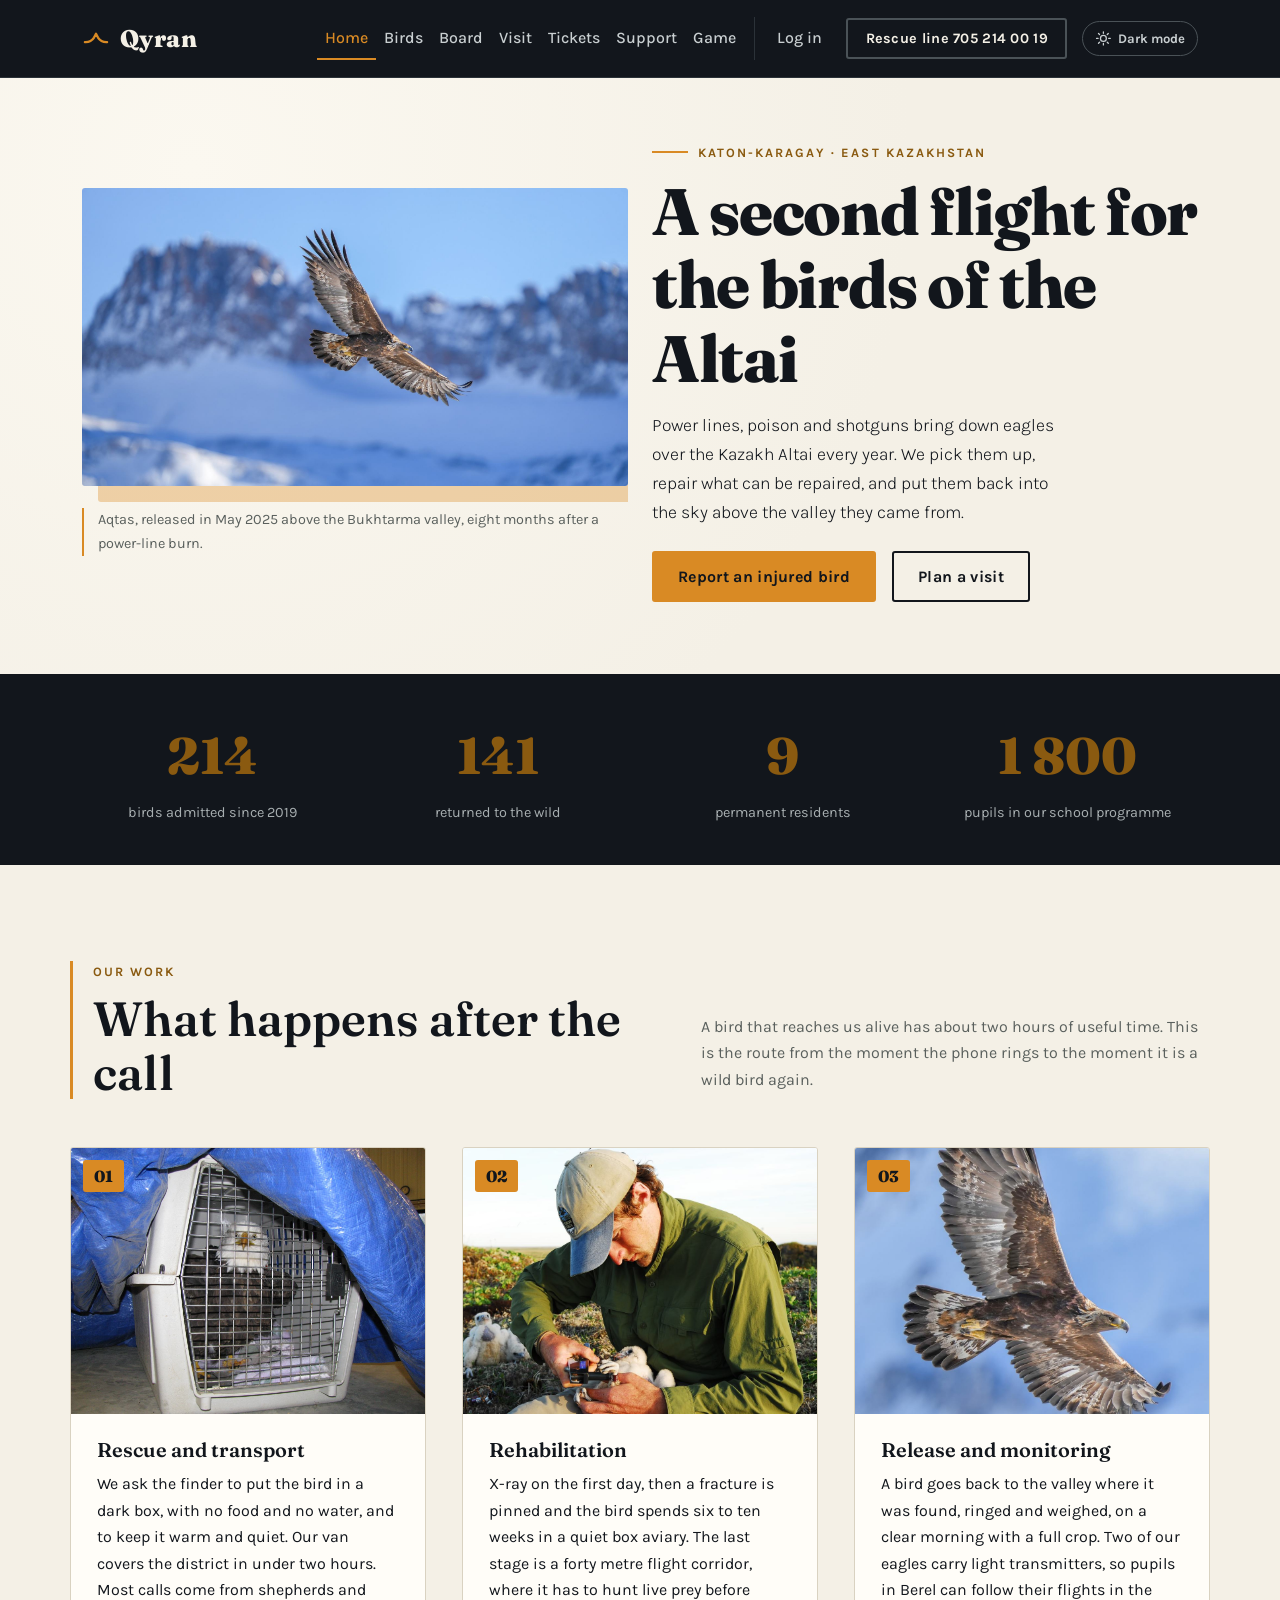
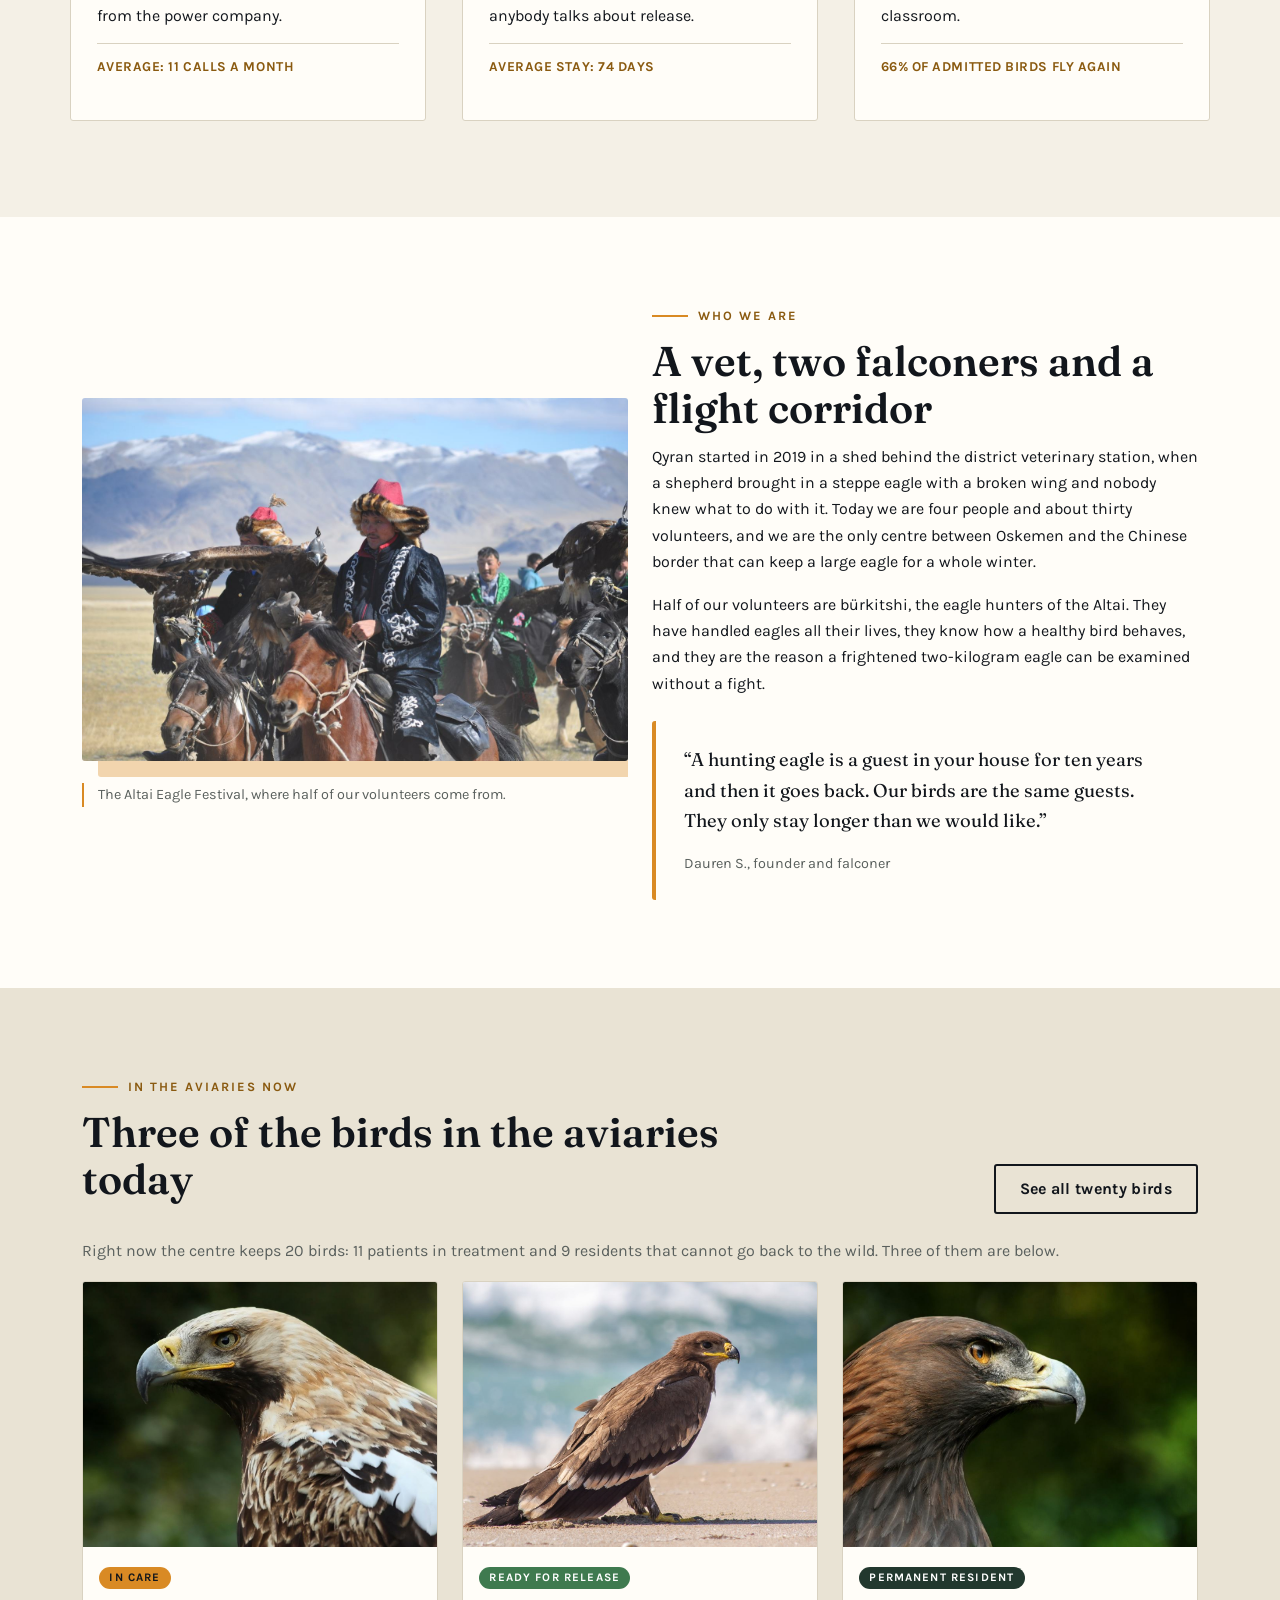
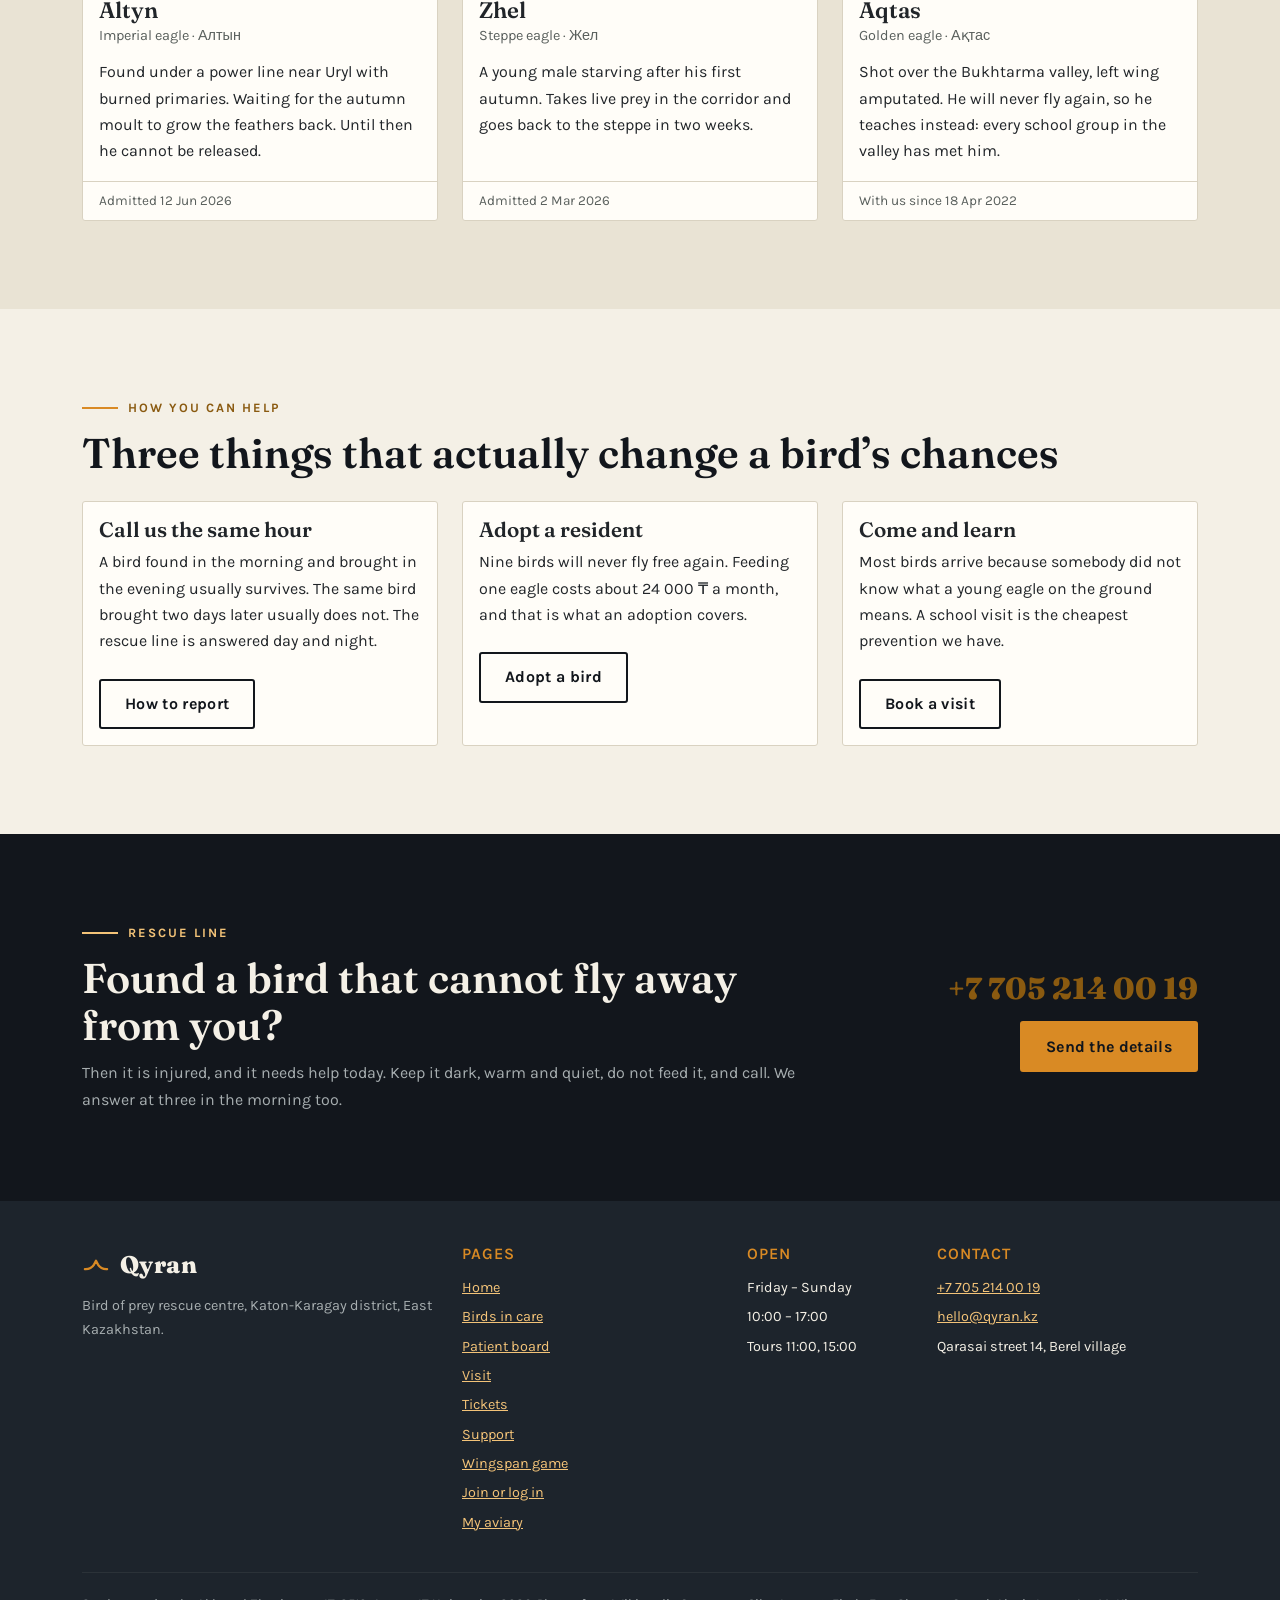
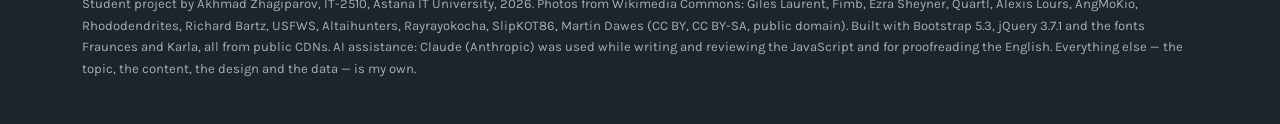
<file: index.html>
<!DOCTYPE html>
<html lang="en">
<head>
    <meta charset="UTF-8">
    <meta name="viewport" content="width=device-width, initial-scale=1">
    <meta name="description" content="Qyran is a rescue centre for eagles, falcons and owls in Katon-Karagay, East Kazakhstan. We rescue injured birds of prey, treat them and release them back into the Altai.">
    <title>Qyran - bird of prey rescue centre in the Kazakh Altai</title>
    <link rel="icon" href="images/favicon.svg" type="image/svg+xml">
    <link rel="preconnect" href="https://fonts.googleapis.com">
    <link rel="preconnect" href="https://fonts.gstatic.com" crossorigin>
    <link href="https://fonts.googleapis.com/css2?family=Fraunces:opsz,wght@9..144,600;9..144,800&family=Karla:wght@400;500;700&display=swap" rel="stylesheet">
    <link href="https://cdn.jsdelivr.net/npm/bootstrap@5.3.3/dist/css/bootstrap.min.css" rel="stylesheet" integrity="sha384-QWTKZyjpPEjISv5WaRU9OFeRpok6YctnYmDr5pNlyT2bRjXh0JMhjY6hW+ALEwIH" crossorigin="anonymous">
    <link rel="stylesheet" href="css/style.css">
    <script>
        (function () {
            var saved = null;
            try {
                saved = localStorage.getItem("qyran:mode");
            } catch (error) {
                saved = null;
            }
            var dark = saved ? saved === "dark" : window.matchMedia("(prefers-color-scheme: dark)").matches;
            document.documentElement.setAttribute("data-theme", dark ? "dark" : "light");
            document.documentElement.setAttribute("data-bs-theme", dark ? "dark" : "light");
        }());
    </script>
</head>
<body>
    <a class="visually-hidden-focusable qy-skip" href="#main">Skip to content</a>

    <nav class="navbar navbar-expand-xl qy-nav sticky-top" data-bs-theme="dark">
        <div class="container">
            <a class="navbar-brand qy-brand" href="index.html">
                <svg class="qy-mark" viewBox="0 0 24 24" aria-hidden="true" focusable="false">
                    <path d="M2.5 15.5c3.4.2 6-1.1 7.8-3.9L12 8.4l1.7 3.2c1.8 2.8 4.4 4.1 7.8 3.9" />
                </svg>
                <span>Qyran</span>
            </a>
            <div class="qy-nav__tools">
                <button class="qy-mode" type="button" id="qyMode" aria-pressed="false">
                    <svg class="qy-mode__sun" viewBox="0 0 24 24" aria-hidden="true" focusable="false">
                        <circle cx="12" cy="12" r="4.2" />
                        <path d="M12 2.6v2.2M12 19.2v2.2M4.4 12H2.2M21.8 12h-2.2M6.5 6.5 5 5M19 19l-1.5-1.5M17.5 6.5 19 5M5 19l1.5-1.5" />
                    </svg>
                    <svg class="qy-mode__moon" viewBox="0 0 24 24" aria-hidden="true" focusable="false">
                        <path d="M20.2 14.6A8.6 8.6 0 0 1 9.4 3.8a8.6 8.6 0 1 0 10.8 10.8z" />
                    </svg>
                    <span class="qy-mode__label">Dark mode</span>
                </button>
                <button class="navbar-toggler" type="button" data-bs-toggle="collapse" data-bs-target="#qyMenu" aria-controls="qyMenu" aria-expanded="false" aria-label="Open the menu">
                    <span class="navbar-toggler-icon"></span>
                </button>
            </div>
            <div class="collapse navbar-collapse" id="qyMenu">
                <ul class="navbar-nav ms-auto mb-2 mb-xl-0">
                    <li class="nav-item"><a class="nav-link active" aria-current="page" href="index.html">Home</a></li>
                    <li class="nav-item"><a class="nav-link" href="birds.html">Birds</a></li>
                    <li class="nav-item"><a class="nav-link" href="board.html">Board</a></li>
                    <li class="nav-item"><a class="nav-link" href="visit.html">Visit</a></li>
                    <li class="nav-item"><a class="nav-link" href="tickets.html">Tickets</a></li>
                    <li class="nav-item"><a class="nav-link" href="support.html">Support</a></li>
                    <li class="nav-item"><a class="nav-link" href="game.html">Game</a></li>
                </ul>
                <ul class="navbar-nav qy-nav__account" id="qyAccount">
                    <li class="nav-item"><a class="nav-link" href="account.html">Log in</a></li>
                </ul>
                <a class="btn qy-btn qy-btn--line ms-xl-3" href="tel:+77052140019">Rescue line 705 214 00 19</a>
            </div>
        </div>
    </nav>

    <main id="main">
        <header class="qy-hero">
            <div class="container">
                <div class="row align-items-center g-4 gy-5">
                    <div class="col-lg-6 order-lg-2">
                        <p class="qy-eyebrow">Katon-Karagay &middot; East Kazakhstan</p>
                        <h1 class="qy-display">A second flight for the birds of the Altai</h1>
                        <p class="lead qy-lead">Power lines, poison and shotguns bring down eagles over the Kazakh Altai every year. We pick them up, repair what can be repaired, and put them back into the sky above the valley they came from.</p>
                        <div class="d-flex flex-wrap gap-3 mt-4">
                            <a class="btn qy-btn qy-btn--solid" href="support.html#report">Report an injured bird</a>
                            <a class="btn qy-btn qy-btn--ghost" href="visit.html">Plan a visit</a>
                        </div>
                    </div>
                    <div class="col-lg-6 order-lg-1">
                        <figure class="qy-frame qy-zoom">
                            <img src="images/hero-flight.jpg" alt="A wild golden eagle gliding in front of a snowy mountain ridge" width="2000" height="1092">
                            <figcaption>Aqtas, released in May 2025 above the Bukhtarma valley, eight months after a power-line burn.</figcaption>
                        </figure>
                    </div>
                </div>
            </div>
        </header>

        <section class="qy-stats">
            <div class="container">
                <h2 class="visually-hidden">Qyran in numbers</h2>
                <div class="row row-cols-2 row-cols-lg-4 g-4 text-center">
                    <div class="col">
                        <p class="qy-stat" data-count="214" data-suffix="">214</p>
                        <p class="qy-stat-label">birds admitted since 2019</p>
                    </div>
                    <div class="col">
                        <p class="qy-stat" data-count="141" data-suffix="">141</p>
                        <p class="qy-stat-label">returned to the wild</p>
                    </div>
                    <div class="col">
                        <p class="qy-stat" data-count="9" data-suffix="">9</p>
                        <p class="qy-stat-label">permanent residents</p>
                    </div>
                    <div class="col">
                        <p class="qy-stat" data-count="1800" data-suffix="">1 800</p>
                        <p class="qy-stat-label">pupils in our school programme</p>
                    </div>
                </div>
            </div>
        </section>

        <section class="work" id="work">
            <div class="work__shell">
                <div class="work__head">
                    <div>
                        <p class="work__eyebrow">Our work</p>
                        <h2 class="work__title">What happens after the call</h2>
                    </div>
                    <p class="work__lead">A bird that reaches us alive has about two hours of useful time. This is the route from the moment the phone rings to the moment it is a wild bird again.</p>
                </div>

                <ol class="work__grid">
                    <li class="step">
                        <div class="step__media">
                            <img src="images/rehab.jpg" alt="A rescued bird of prey inside a covered transport crate" width="1400" height="1050">
                            <span class="step__num">01</span>
                        </div>
                        <div class="step__body">
                            <h3 class="step__title">Rescue and transport</h3>
                            <p>We ask the finder to put the bird in a dark box, with no food and no water, and to keep it warm and quiet. Our van covers the district in under two hours. Most calls come from shepherds and from the power company.</p>
                            <p class="step__meta">Average: 11 calls a month</p>
                        </div>
                    </li>
                    <li class="step">
                        <div class="step__media">
                            <img src="images/banding.jpg" alt="A biologist putting an identification ring on the leg of a young bird of prey" width="1200" height="803">
                            <span class="step__num">02</span>
                        </div>
                        <div class="step__body">
                            <h3 class="step__title">Rehabilitation</h3>
                            <p>X-ray on the first day, then a fracture is pinned and the bird spends six to ten weeks in a quiet box aviary. The last stage is a forty metre flight corridor, where it has to hunt live prey before anybody talks about release.</p>
                            <p class="step__meta">Average stay: 74 days</p>
                        </div>
                    </li>
                    <li class="step">
                        <div class="step__media">
                            <img src="images/eagle-flight.jpg" alt="A golden eagle with open wings flying away over snow" width="1120" height="1400">
                            <span class="step__num">03</span>
                        </div>
                        <div class="step__body">
                            <h3 class="step__title">Release and monitoring</h3>
                            <p>A bird goes back to the valley where it was found, ringed and weighed, on a clear morning with a full crop. Two of our eagles carry light transmitters, so pupils in Berel can follow their flights in the classroom.</p>
                            <p class="step__meta">66% of admitted birds fly again</p>
                        </div>
                    </li>
                </ol>
            </div>
        </section>

        <section class="qy-section qy-section--paper">
            <div class="container">
                <div class="row align-items-center g-4 gy-5">
                    <div class="col-lg-6">
                        <figure class="qy-frame qy-zoom">
                            <img src="images/heritage.jpg" alt="Kazakh eagle hunters on horseback holding golden eagles on their arms" width="1400" height="930">
                            <figcaption>The Altai Eagle Festival, where half of our volunteers come from.</figcaption>
                        </figure>
                    </div>
                    <div class="col-lg-6">
                        <p class="qy-eyebrow">Who we are</p>
                        <h2 class="qy-h2">A vet, two falconers and a flight corridor</h2>
                        <p>Qyran started in 2019 in a shed behind the district veterinary station, when a shepherd brought in a steppe eagle with a broken wing and nobody knew what to do with it. Today we are four people and about thirty volunteers, and we are the only centre between Oskemen and the Chinese border that can keep a large eagle for a whole winter.</p>
                        <p>Half of our volunteers are b&uuml;rkitshi, the eagle hunters of the Altai. They have handled eagles all their lives, they know how a healthy bird behaves, and they are the reason a frightened two-kilogram eagle can be examined without a fight.</p>
                        <blockquote class="qy-quote mt-4">
                            <p>&ldquo;A hunting eagle is a guest in your house for ten years and then it goes back. Our birds are the same guests. They only stay longer than we would like.&rdquo;</p>
                            <footer>Dauren S., founder and falconer</footer>
                        </blockquote>
                    </div>
                </div>
            </div>
        </section>

        <section class="qy-section qy-section--bone">
            <div class="container">
                <div class="row align-items-end mb-4 g-3">
                    <div class="col-lg-8">
                        <p class="qy-eyebrow">In the aviaries now</p>
                        <h2 class="qy-h2">Three of the birds in the aviaries today</h2>
                    </div>
                    <div class="col-lg-4 text-lg-end">
                        <a class="btn qy-btn qy-btn--ghost" href="birds.html">See all twenty birds</a>
                    </div>
                </div>

                <p class="qy-muted" id="home-birds-line"></p>

                <div class="row row-cols-1 row-cols-md-2 row-cols-lg-3 g-4" id="home-birds"></div>
            </div>
        </section>

        <section class="qy-section">
            <div class="container">
                <p class="qy-eyebrow">How you can help</p>
                <h2 class="qy-h2 mb-4">Three things that actually change a bird&rsquo;s chances</h2>
                <div class="row row-cols-1 row-cols-md-3 g-4">
                    <div class="col">
                        <article class="card qy-card h-100">
                            <div class="card-body">
                                <h3 class="qy-h3">Call us the same hour</h3>
                                <p>A bird found in the morning and brought in the evening usually survives. The same bird brought two days later usually does not. The rescue line is answered day and night.</p>
                                <a class="btn qy-btn qy-btn--ghost mt-2" href="support.html#report">How to report</a>
                            </div>
                        </article>
                    </div>
                    <div class="col">
                        <article class="card qy-card h-100">
                            <div class="card-body">
                                <h3 class="qy-h3">Adopt a resident</h3>
                                <p>Nine birds will never fly free again. Feeding one eagle costs about 24 000 &#8376; a month, and that is what an adoption covers.</p>
                                <a class="btn qy-btn qy-btn--ghost mt-2" href="support.html#adopt">Adopt a bird</a>
                            </div>
                        </article>
                    </div>
                    <div class="col">
                        <article class="card qy-card h-100">
                            <div class="card-body">
                                <h3 class="qy-h3">Come and learn</h3>
                                <p>Most birds arrive because somebody did not know what a young eagle on the ground means. A school visit is the cheapest prevention we have.</p>
                                <a class="btn qy-btn qy-btn--ghost mt-2" href="visit.html">Book a visit</a>
                            </div>
                        </article>
                    </div>
                </div>
            </div>
        </section>

        <section class="qy-section qy-section--dark">
            <div class="container">
                <div class="row align-items-center g-4 gy-4">
                    <div class="col-lg-8">
                        <p class="qy-eyebrow qy-eyebrow--light">Rescue line</p>
                        <h2 class="qy-h2 qy-h2--light">Found a bird that cannot fly away from you?</h2>
                        <p class="qy-muted qy-muted--light mb-0">Then it is injured, and it needs help today. Keep it dark, warm and quiet, do not feed it, and call. We answer at three in the morning too.</p>
                    </div>
                    <div class="col-lg-4 text-lg-end">
                        <p class="qy-phone mb-2">+7 705 214 00 19</p>
                        <a class="btn qy-btn qy-btn--solid" href="support.html#report">Send the details</a>
                    </div>
                </div>
            </div>
        </section>
    </main>

    <footer class="qy-footer">
        <div class="container">
            <div class="row g-4">
                <div class="col-lg-4">
                    <p class="qy-brand qy-brand--footer">
                        <svg class="qy-mark" viewBox="0 0 24 24" aria-hidden="true" focusable="false">
                            <path d="M2.5 15.5c3.4.2 6-1.1 7.8-3.9L12 8.4l1.7 3.2c1.8 2.8 4.4 4.1 7.8 3.9" />
                        </svg>
                        <span>Qyran</span>
                    </p>
                    <p class="qy-muted qy-muted--light">Bird of prey rescue centre, Katon-Karagay district, East Kazakhstan.</p>
                </div>
                <div class="col-6 col-lg-3">
                    <h3>Pages</h3>
                    <ul>
                        <li><a href="index.html">Home</a></li>
                        <li><a href="birds.html">Birds in care</a></li>
                        <li><a href="board.html">Patient board</a></li>
                        <li><a href="visit.html">Visit</a></li>
                        <li><a href="tickets.html">Tickets</a></li>
                        <li><a href="support.html">Support</a></li>
                        <li><a href="game.html">Wingspan game</a></li>
                        <li><a href="account.html">Join or log in</a></li>
                        <li><a href="profile.html">My aviary</a></li>
                    </ul>
                </div>
                <div class="col-6 col-lg-2">
                    <h3>Open</h3>
                    <ul>
                        <li>Friday &ndash; Sunday</li>
                        <li>10:00 &ndash; 17:00</li>
                        <li>Tours 11:00, 15:00</li>
                    </ul>
                </div>
                <div class="col-lg-3">
                    <h3>Contact</h3>
                    <ul>
                        <li><a href="tel:+77052140019">+7 705 214 00 19</a></li>
                        <li><a href="mailto:hello@qyran.kz">hello@qyran.kz</a></li>
                        <li>Qarasai street 14, Berel village</li>
                    </ul>
                </div>
            </div>
            <p class="qy-bottom mb-0">Student project by Akhmad Zhagiparov, IT-2510, Astana IT University, 2026. Photos from Wikimedia Commons: Giles Laurent, Fimb, Ezra Sheyner, Quartl, Alexis Lours, AngMoKio, Rhododendrites, Richard Bartz, USFWS, Altaihunters, Rayrayokocha, SlipKOT86, Martin Dawes (CC BY, CC BY-SA, public domain). Built with Bootstrap 5.3, jQuery 3.7.1 and the fonts Fraunces and Karla, all from public CDNs. AI assistance: Claude (Anthropic) was used while writing and reviewing the JavaScript and for proofreading the English. Everything else — the topic, the content, the design and the data — is my own.</p>
        </div>
    </footer>

    <script src="https://cdn.jsdelivr.net/npm/bootstrap@5.3.3/dist/js/bootstrap.bundle.min.js" integrity="sha384-YvpcrYf0tY3lHB60NNkmXc5s9fDVZLESaAA55NDzOxhy9GkcIdslK1eN7N6jIeHz" crossorigin="anonymous"></script>
    <script src="https://code.jquery.com/jquery-3.7.1.min.js" integrity="sha256-/JqT3SQfawRcv/BIHPThkBvs0OEvtFFmqPF/lYI/Cxo=" crossorigin="anonymous"></script>
    <script>window.jQuery || document.write('<script src="js/vendor/jquery-3.7.1.min.js"><\/script>');</script>
    <script src="js/theme.js"></script>
    <script src="js/store.js"></script>
    <script src="js/data.js"></script>
    <script src="js/home.js"></script>
    <script src="js/effects.js"></script>
</body>
</html>
</file>
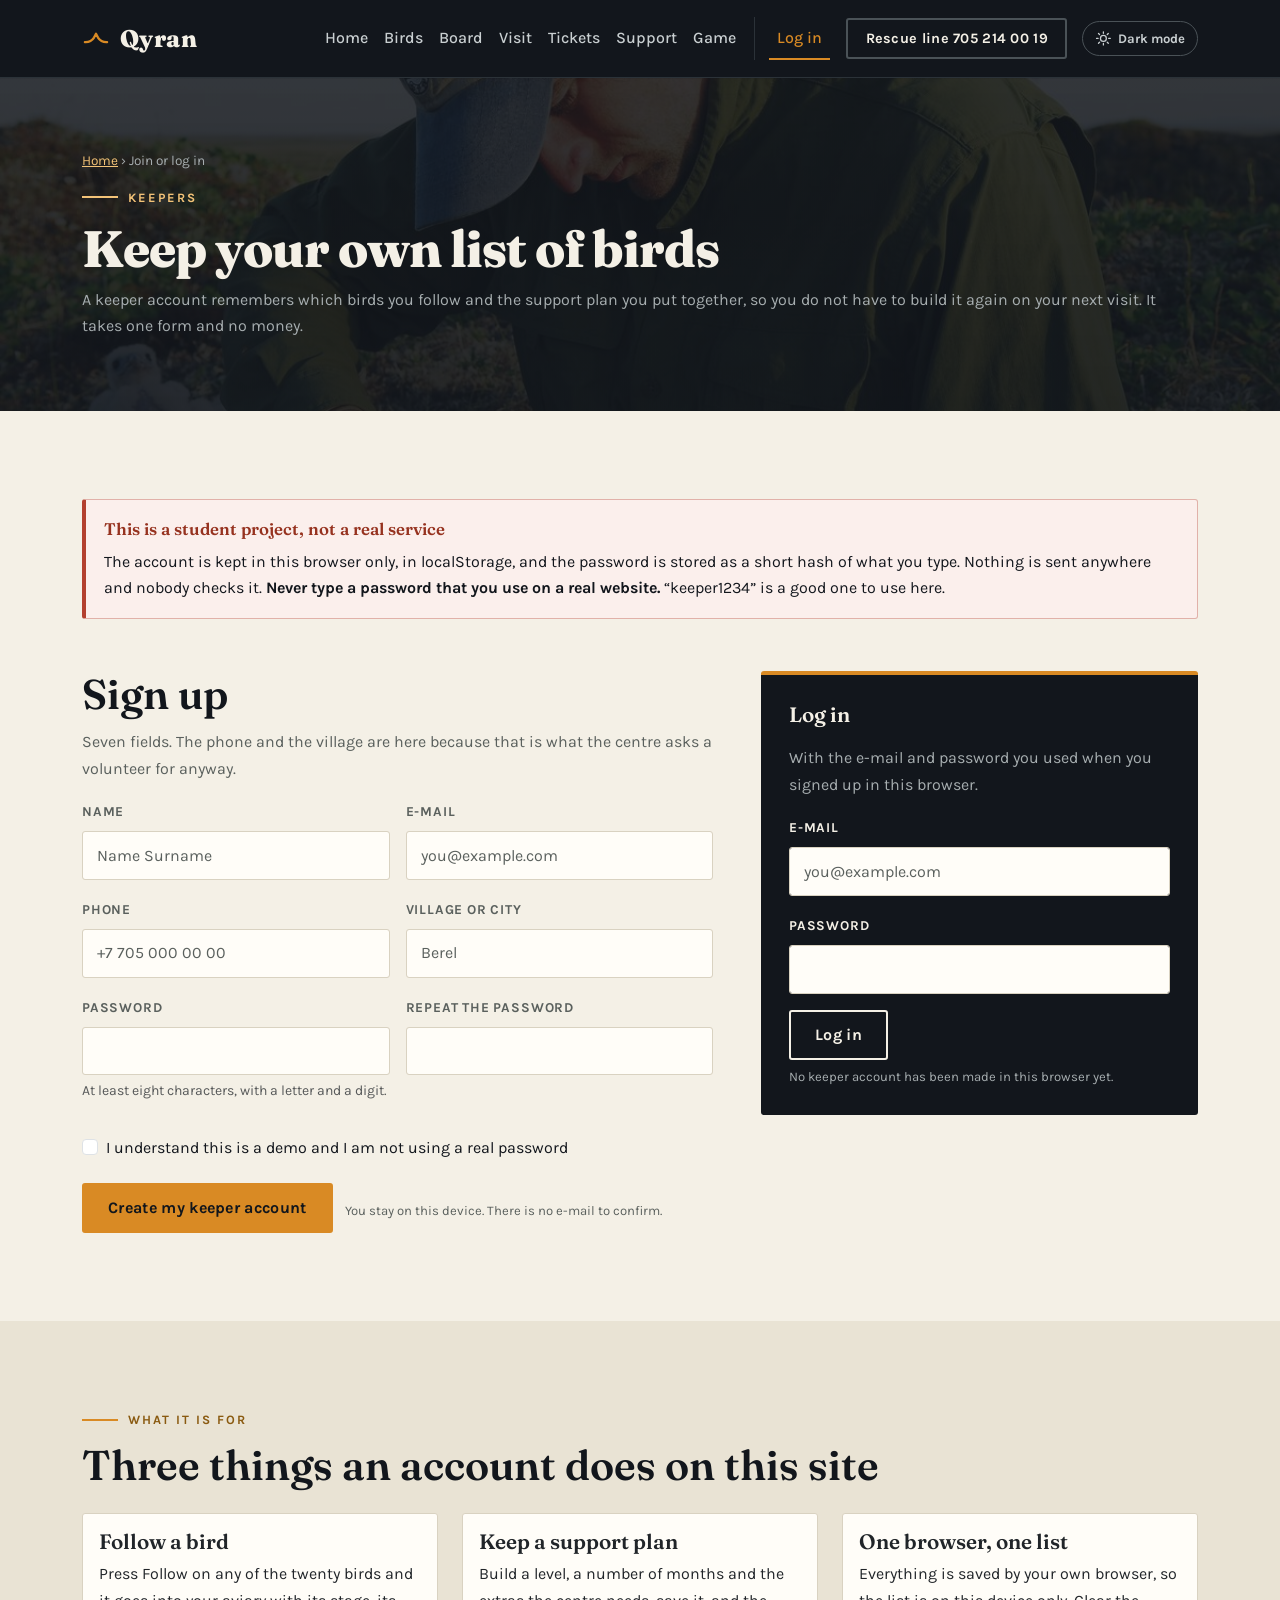
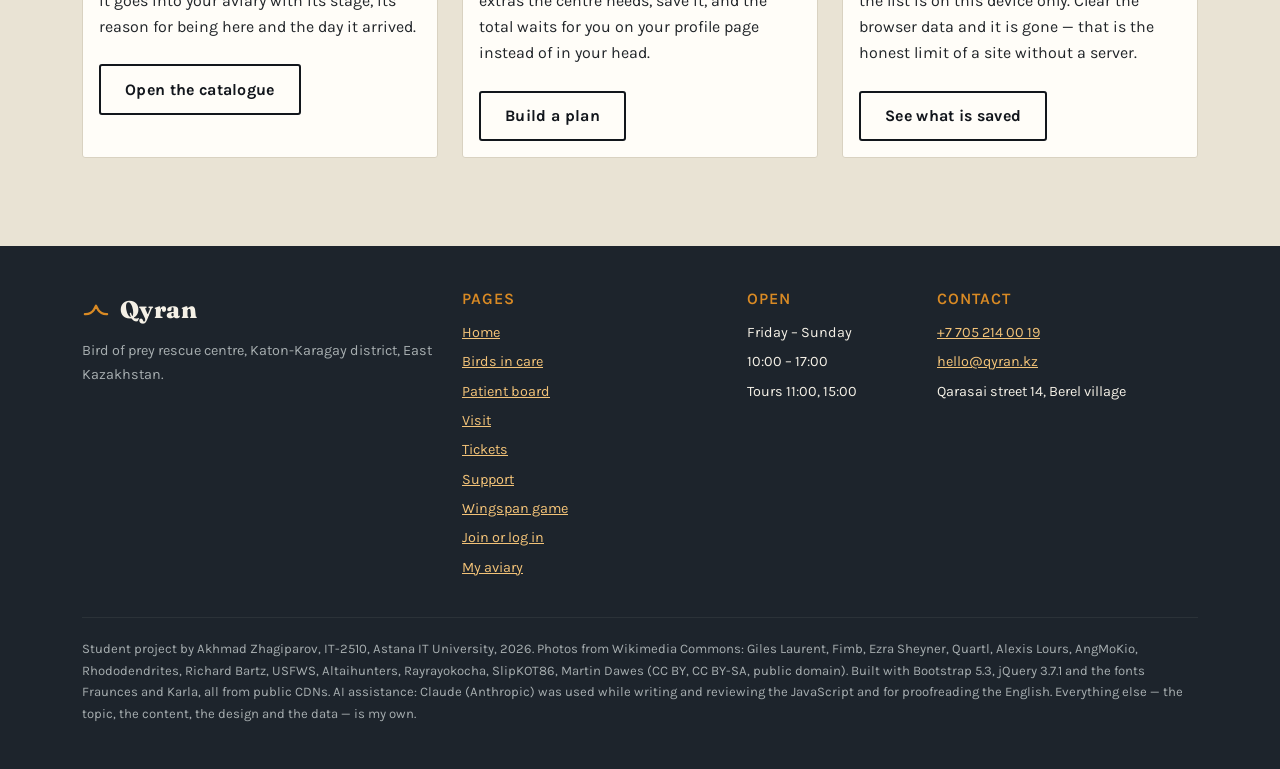
<file: account.html>
<!DOCTYPE html>
<html lang="en">
<head>
    <meta charset="UTF-8">
    <meta name="viewport" content="width=device-width, initial-scale=1">
    <meta name="description" content="Sign up or log in to keep your own list of birds and your support plan at the Qyran bird of prey rescue centre. A student demo: the account is stored in your own browser.">
    <title>Join the keepers - Qyran bird of prey rescue centre</title>
    <link rel="icon" href="images/favicon.svg" type="image/svg+xml">
    <link rel="preconnect" href="https://fonts.googleapis.com">
    <link rel="preconnect" href="https://fonts.gstatic.com" crossorigin>
    <link href="https://fonts.googleapis.com/css2?family=Fraunces:opsz,wght@9..144,600;9..144,800&family=Karla:wght@400;500;700&display=swap" rel="stylesheet">
    <link href="https://cdn.jsdelivr.net/npm/bootstrap@5.3.3/dist/css/bootstrap.min.css" rel="stylesheet" integrity="sha384-QWTKZyjpPEjISv5WaRU9OFeRpok6YctnYmDr5pNlyT2bRjXh0JMhjY6hW+ALEwIH" crossorigin="anonymous">
    <link rel="stylesheet" href="css/style.css">
    <script>
        (function () {
            var saved = null;
            try {
                saved = localStorage.getItem("qyran:mode");
            } catch (error) {
                saved = null;
            }
            var dark = saved ? saved === "dark" : window.matchMedia("(prefers-color-scheme: dark)").matches;
            document.documentElement.setAttribute("data-theme", dark ? "dark" : "light");
            document.documentElement.setAttribute("data-bs-theme", dark ? "dark" : "light");
        }());
    </script>
</head>
<body>
    <a class="visually-hidden-focusable qy-skip" href="#main">Skip to content</a>

    <nav class="navbar navbar-expand-xl qy-nav sticky-top" data-bs-theme="dark">
        <div class="container">
            <a class="navbar-brand qy-brand" href="index.html">
                <svg class="qy-mark" viewBox="0 0 24 24" aria-hidden="true" focusable="false">
                    <path d="M2.5 15.5c3.4.2 6-1.1 7.8-3.9L12 8.4l1.7 3.2c1.8 2.8 4.4 4.1 7.8 3.9" />
                </svg>
                <span>Qyran</span>
            </a>
            <div class="qy-nav__tools">
                <button class="qy-mode" type="button" id="qyMode" aria-pressed="false">
                    <svg class="qy-mode__sun" viewBox="0 0 24 24" aria-hidden="true" focusable="false">
                        <circle cx="12" cy="12" r="4.2" />
                        <path d="M12 2.6v2.2M12 19.2v2.2M4.4 12H2.2M21.8 12h-2.2M6.5 6.5 5 5M19 19l-1.5-1.5M17.5 6.5 19 5M5 19l1.5-1.5" />
                    </svg>
                    <svg class="qy-mode__moon" viewBox="0 0 24 24" aria-hidden="true" focusable="false">
                        <path d="M20.2 14.6A8.6 8.6 0 0 1 9.4 3.8a8.6 8.6 0 1 0 10.8 10.8z" />
                    </svg>
                    <span class="qy-mode__label">Dark mode</span>
                </button>
                <button class="navbar-toggler" type="button" data-bs-toggle="collapse" data-bs-target="#qyMenu" aria-controls="qyMenu" aria-expanded="false" aria-label="Open the menu">
                    <span class="navbar-toggler-icon"></span>
                </button>
            </div>
            <div class="collapse navbar-collapse" id="qyMenu">
                <ul class="navbar-nav ms-auto mb-2 mb-xl-0">
                    <li class="nav-item"><a class="nav-link" href="index.html">Home</a></li>
                    <li class="nav-item"><a class="nav-link" href="birds.html">Birds</a></li>
                    <li class="nav-item"><a class="nav-link" href="board.html">Board</a></li>
                    <li class="nav-item"><a class="nav-link" href="visit.html">Visit</a></li>
                    <li class="nav-item"><a class="nav-link" href="tickets.html">Tickets</a></li>
                    <li class="nav-item"><a class="nav-link" href="support.html">Support</a></li>
                    <li class="nav-item"><a class="nav-link" href="game.html">Game</a></li>
                </ul>
                <ul class="navbar-nav qy-nav__account" id="qyAccount">
                    <li class="nav-item"><a class="nav-link active" aria-current="page" href="account.html">Log in</a></li>
                </ul>
                <a class="btn qy-btn qy-btn--line ms-xl-3" href="tel:+77052140019">Rescue line 705 214 00 19</a>
            </div>
        </div>
    </nav>

    <main id="main">
        <header class="qy-pagehead qy-pagehead--account">
            <div class="container">
                <p class="qy-crumb"><a href="index.html">Home</a> &rsaquo; Join or log in</p>
                <p class="qy-eyebrow qy-eyebrow--light">Keepers</p>
                <h1 class="qy-display">Keep your own list of birds</h1>
                <p class="qy-muted qy-muted--light mb-0">A keeper account remembers which birds you follow and the support plan you put together, so you do not have to build it again on your next visit. It takes one form and no money.</p>
            </div>
        </header>

        <section class="qy-section">
            <div class="container">
                <div class="qy-demo" role="note">
                    <p class="qy-demo__title">This is a student project, not a real service</p>
                    <p class="mb-0">The account is kept in this browser only, in localStorage, and the password is stored as a short hash of what you type. Nothing is sent anywhere and nobody checks it. <strong>Never type a password that you use on a real website.</strong> &ldquo;keeper1234&rdquo; is a good one to use here.</p>
                </div>

                <div class="row g-4 g-lg-5 mt-1">
                    <div class="col-lg-7">
                        <h2 class="qy-h2">Sign up</h2>
                        <p class="qy-muted">Seven fields. The phone and the village are here because that is what the centre asks a volunteer for anyway.</p>

                        <form class="qy-form" id="signup-form" action="#" method="post" novalidate>
                            <div class="row g-3">
                                <div class="col-md-6">
                                    <label for="su-name" class="form-label">Name</label>
                                    <input type="text" class="form-control" id="su-name" name="name" placeholder="Name Surname" maxlength="60" autocomplete="name" aria-describedby="err-su-name">
                                    <p class="qy-error" id="err-su-name" role="alert" hidden></p>
                                </div>
                                <div class="col-md-6">
                                    <label for="su-email" class="form-label">E-mail</label>
                                    <input type="email" class="form-control" id="su-email" name="email" placeholder="you@example.com" autocomplete="email" aria-describedby="err-su-email">
                                    <p class="qy-error" id="err-su-email" role="alert" hidden></p>
                                </div>
                                <div class="col-md-6">
                                    <label for="su-phone" class="form-label">Phone</label>
                                    <input type="tel" class="form-control" id="su-phone" name="phone" placeholder="+7 705 000 00 00" autocomplete="tel" aria-describedby="err-su-phone">
                                    <p class="qy-error" id="err-su-phone" role="alert" hidden></p>
                                </div>
                                <div class="col-md-6">
                                    <label for="su-village" class="form-label">Village or city</label>
                                    <input type="text" class="form-control" id="su-village" name="village" placeholder="Berel" maxlength="40" aria-describedby="err-su-village">
                                    <p class="qy-error" id="err-su-village" role="alert" hidden></p>
                                </div>
                                <div class="col-md-6">
                                    <label for="su-pass" class="form-label">Password</label>
                                    <input type="password" class="form-control" id="su-pass" name="pass" autocomplete="new-password" aria-describedby="su-pass-hint err-su-pass">
                                    <p class="form-text" id="su-pass-hint">At least eight characters, with a letter and a digit.</p>
                                    <p class="qy-error" id="err-su-pass" role="alert" hidden></p>
                                </div>
                                <div class="col-md-6">
                                    <label for="su-again" class="form-label">Repeat the password</label>
                                    <input type="password" class="form-control" id="su-again" name="again" autocomplete="new-password" aria-describedby="err-su-again">
                                    <p class="qy-error" id="err-su-again" role="alert" hidden></p>
                                </div>
                                <div class="col-12">
                                    <div class="form-check">
                                        <input class="form-check-input" type="checkbox" id="su-demo" name="demo" aria-describedby="err-su-demo">
                                        <label class="form-check-label" for="su-demo">I understand this is a demo and I am not using a real password</label>
                                    </div>
                                    <p class="qy-error" id="err-su-demo" role="alert" hidden></p>
                                </div>
                            </div>

                            <div class="qy-form__actions">
                                <button type="submit" class="btn qy-btn qy-btn--solid">Create my keeper account</button>
                                <p class="qy-hint mb-0">You stay on this device. There is no e-mail to confirm.</p>
                            </div>
                        </form>

                        <div class="qy-done" id="signup-done" hidden>
                            <p class="qy-done__tag">Account created</p>
                            <h3 class="qy-done__title" id="signup-done-title">Welcome.</h3>
                            <p class="qy-done__text" id="signup-done-text">Taking you to your aviary&hellip;</p>
                            <a class="btn qy-btn qy-btn--ghost" href="profile.html">Open My aviary</a>
                        </div>
                    </div>

                    <div class="col-lg-5">
                        <div class="qy-aside qy-aside--login">
                            <h2 class="qy-aside__title">Log in</h2>
                            <p class="qy-muted qy-muted--light">With the e-mail and password you used when you signed up in this browser.</p>

                            <form class="qy-form qy-form--dark" id="login-form" action="#" method="post" novalidate>
                                <div class="mb-3">
                                    <label for="li-email" class="form-label">E-mail</label>
                                    <input type="email" class="form-control" id="li-email" name="email" placeholder="you@example.com" autocomplete="email" aria-describedby="err-li-email">
                                    <p class="qy-error" id="err-li-email" role="alert" hidden></p>
                                </div>
                                <div class="mb-3">
                                    <label for="li-pass" class="form-label">Password</label>
                                    <input type="password" class="form-control" id="li-pass" name="pass" autocomplete="current-password" aria-describedby="err-li-pass">
                                    <p class="qy-error" id="err-li-pass" role="alert" hidden></p>
                                </div>
                                <p class="qy-error" id="err-login" role="alert" hidden></p>
                                <button type="submit" class="btn qy-btn qy-btn--light">Log in</button>
                            </form>

                            <p class="qy-hint qy-hint--light mb-0" id="login-count"></p>
                        </div>
                    </div>
                </div>
            </div>
        </section>

        <section class="qy-section qy-section--bone">
            <div class="container">
                <p class="qy-eyebrow">What it is for</p>
                <h2 class="qy-h2 mb-4">Three things an account does on this site</h2>
                <div class="row row-cols-1 row-cols-md-3 g-4">
                    <div class="col">
                        <article class="card qy-card h-100">
                            <div class="card-body">
                                <h3 class="qy-h3">Follow a bird</h3>
                                <p class="card-text">Press Follow on any of the twenty birds and it goes into your aviary with its stage, its reason for being here and the day it arrived.</p>
                                <a class="btn qy-btn qy-btn--ghost mt-2" href="birds.html">Open the catalogue</a>
                            </div>
                        </article>
                    </div>
                    <div class="col">
                        <article class="card qy-card h-100">
                            <div class="card-body">
                                <h3 class="qy-h3">Keep a support plan</h3>
                                <p class="card-text">Build a level, a number of months and the extras the centre needs, save it, and the total waits for you on your profile page instead of in your head.</p>
                                <a class="btn qy-btn qy-btn--ghost mt-2" href="support.html#adopt">Build a plan</a>
                            </div>
                        </article>
                    </div>
                    <div class="col">
                        <article class="card qy-card h-100">
                            <div class="card-body">
                                <h3 class="qy-h3">One browser, one list</h3>
                                <p class="card-text">Everything is saved by your own browser, so the list is on this device only. Clear the browser data and it is gone &mdash; that is the honest limit of a site without a server.</p>
                                <a class="btn qy-btn qy-btn--ghost mt-2" href="profile.html">See what is saved</a>
                            </div>
                        </article>
                    </div>
                </div>
            </div>
        </section>
    </main>

    <footer class="qy-footer">
        <div class="container">
            <div class="row g-4">
                <div class="col-lg-4">
                    <p class="qy-brand qy-brand--footer">
                        <svg class="qy-mark" viewBox="0 0 24 24" aria-hidden="true" focusable="false">
                            <path d="M2.5 15.5c3.4.2 6-1.1 7.8-3.9L12 8.4l1.7 3.2c1.8 2.8 4.4 4.1 7.8 3.9" />
                        </svg>
                        <span>Qyran</span>
                    </p>
                    <p class="qy-muted qy-muted--light">Bird of prey rescue centre, Katon-Karagay district, East Kazakhstan.</p>
                </div>
                <div class="col-6 col-lg-3">
                    <h3>Pages</h3>
                    <ul>
                        <li><a href="index.html">Home</a></li>
                        <li><a href="birds.html">Birds in care</a></li>
                        <li><a href="board.html">Patient board</a></li>
                        <li><a href="visit.html">Visit</a></li>
                        <li><a href="tickets.html">Tickets</a></li>
                        <li><a href="support.html">Support</a></li>
                        <li><a href="game.html">Wingspan game</a></li>
                        <li><a href="account.html">Join or log in</a></li>
                        <li><a href="profile.html">My aviary</a></li>
                    </ul>
                </div>
                <div class="col-6 col-lg-2">
                    <h3>Open</h3>
                    <ul>
                        <li>Friday &ndash; Sunday</li>
                        <li>10:00 &ndash; 17:00</li>
                        <li>Tours 11:00, 15:00</li>
                    </ul>
                </div>
                <div class="col-lg-3">
                    <h3>Contact</h3>
                    <ul>
                        <li><a href="tel:+77052140019">+7 705 214 00 19</a></li>
                        <li><a href="mailto:hello@qyran.kz">hello@qyran.kz</a></li>
                        <li>Qarasai street 14, Berel village</li>
                    </ul>
                </div>
            </div>
            <p class="qy-bottom mb-0">Student project by Akhmad Zhagiparov, IT-2510, Astana IT University, 2026. Photos from Wikimedia Commons: Giles Laurent, Fimb, Ezra Sheyner, Quartl, Alexis Lours, AngMoKio, Rhododendrites, Richard Bartz, USFWS, Altaihunters, Rayrayokocha, SlipKOT86, Martin Dawes (CC BY, CC BY-SA, public domain). Built with Bootstrap 5.3, jQuery 3.7.1 and the fonts Fraunces and Karla, all from public CDNs. AI assistance: Claude (Anthropic) was used while writing and reviewing the JavaScript and for proofreading the English. Everything else — the topic, the content, the design and the data — is my own.</p>
        </div>
    </footer>

    <script src="https://cdn.jsdelivr.net/npm/bootstrap@5.3.3/dist/js/bootstrap.bundle.min.js" integrity="sha384-YvpcrYf0tY3lHB60NNkmXc5s9fDVZLESaAA55NDzOxhy9GkcIdslK1eN7N6jIeHz" crossorigin="anonymous"></script>
    <script src="https://code.jquery.com/jquery-3.7.1.min.js" integrity="sha256-/JqT3SQfawRcv/BIHPThkBvs0OEvtFFmqPF/lYI/Cxo=" crossorigin="anonymous"></script>
    <script>window.jQuery || document.write('<script src="js/vendor/jquery-3.7.1.min.js"><\/script>');</script>
    <script src="js/theme.js"></script>
    <script src="js/store.js"></script>
    <script src="js/form.js"></script>
    <script src="js/data.js"></script>
    <script src="js/account.js"></script>
    <script src="js/effects.js"></script>
</body>
</html>
</file>
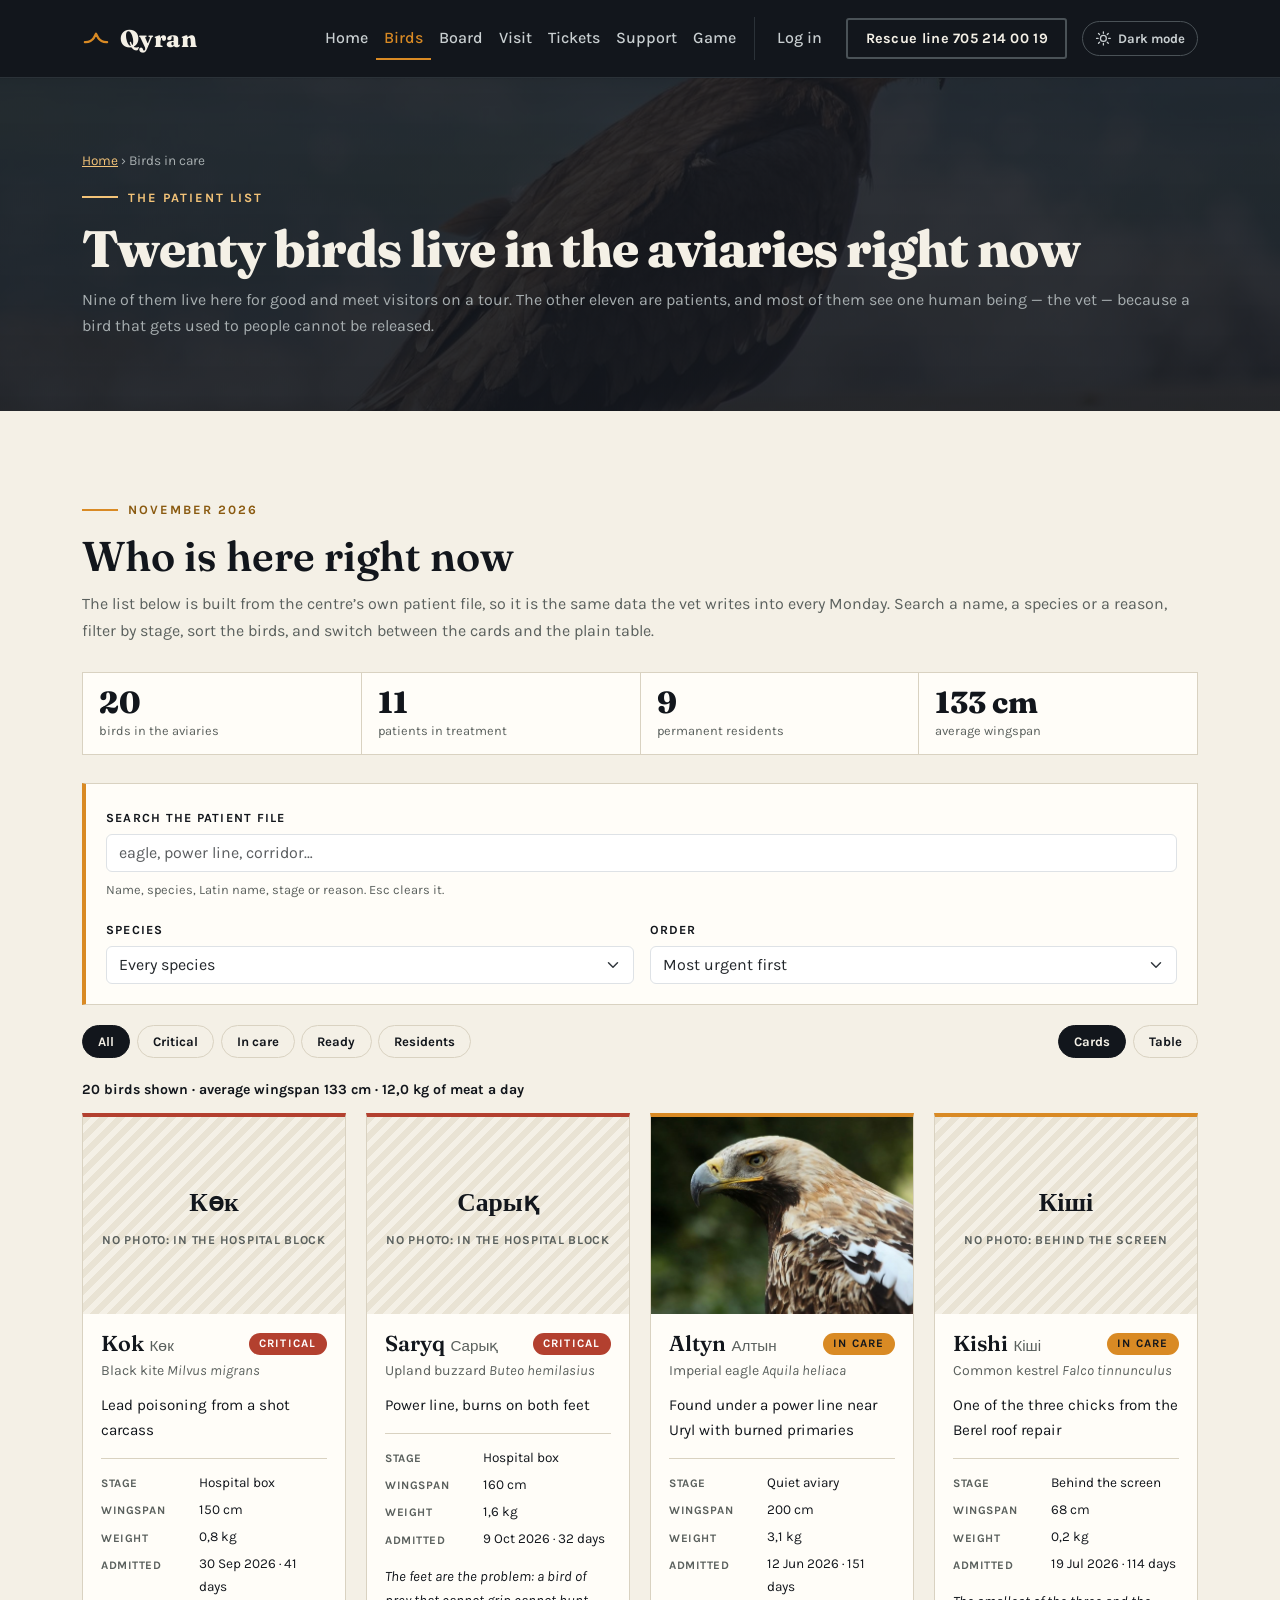
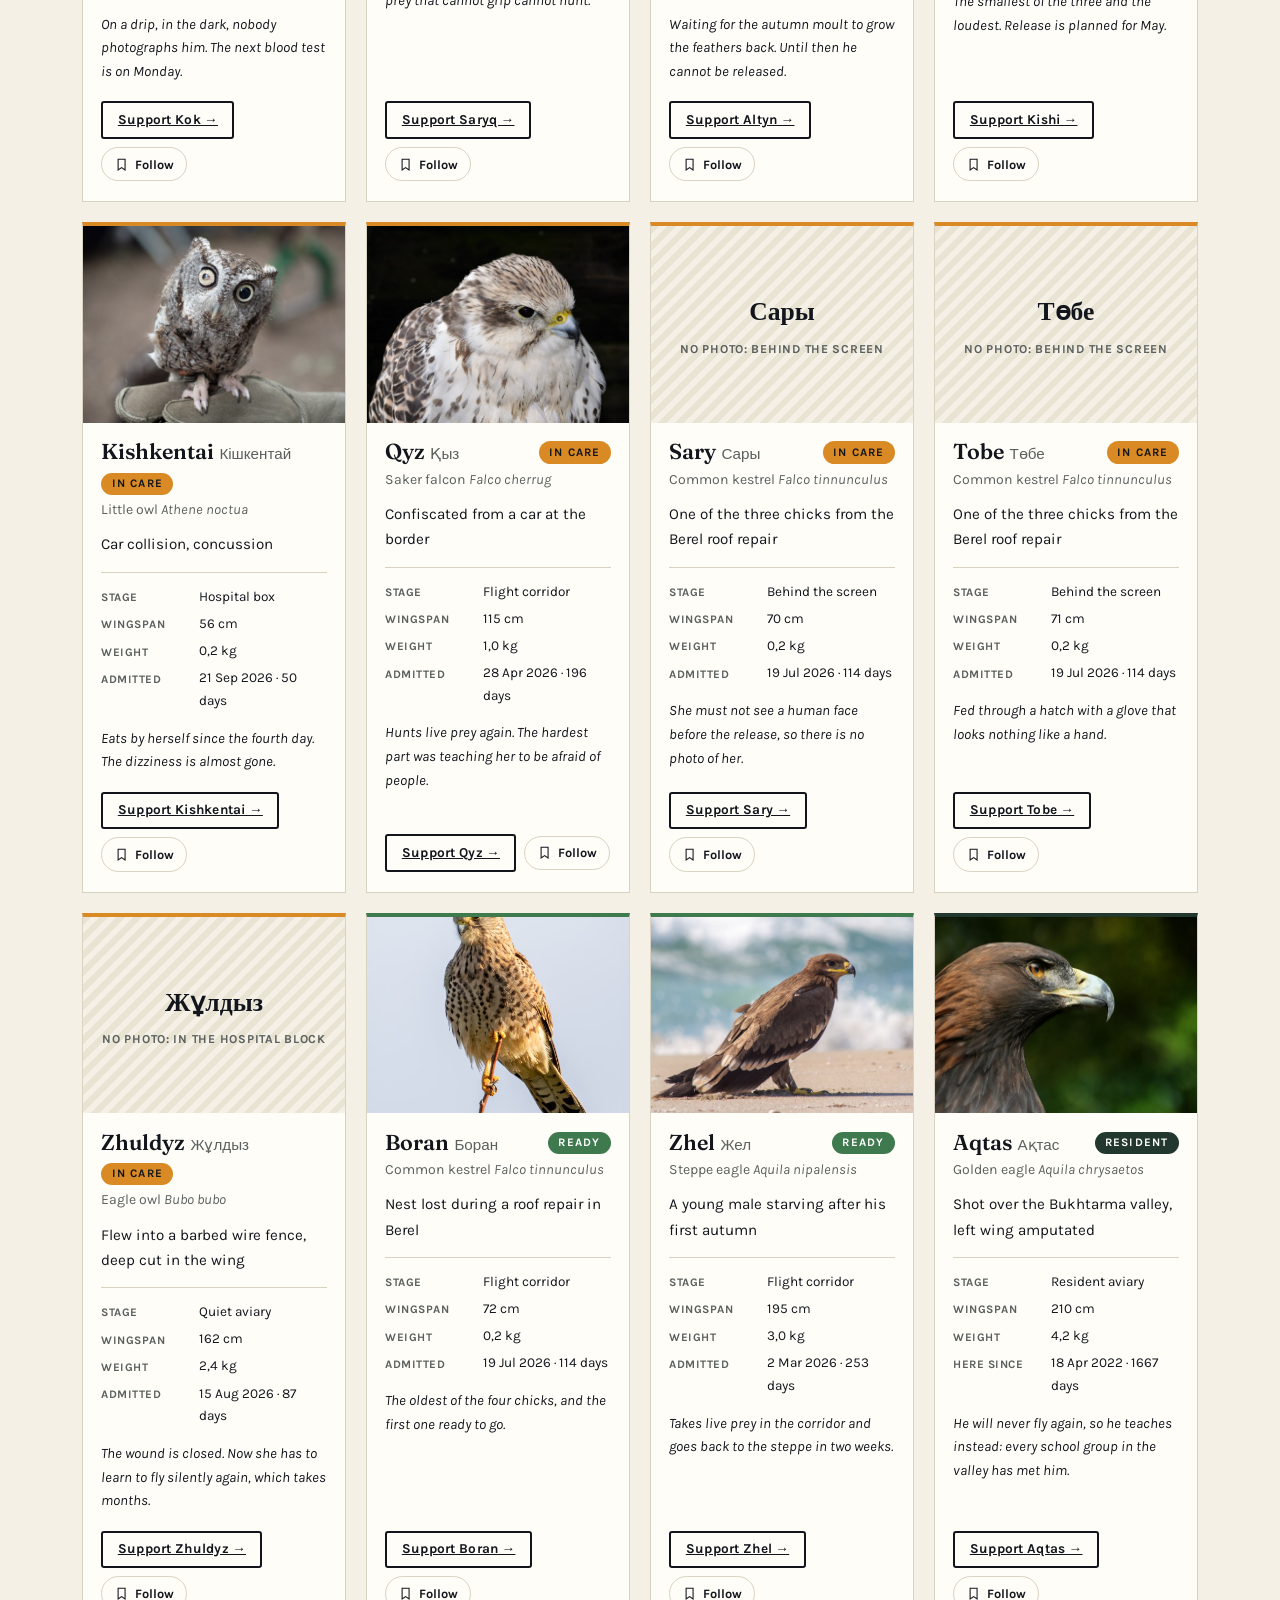
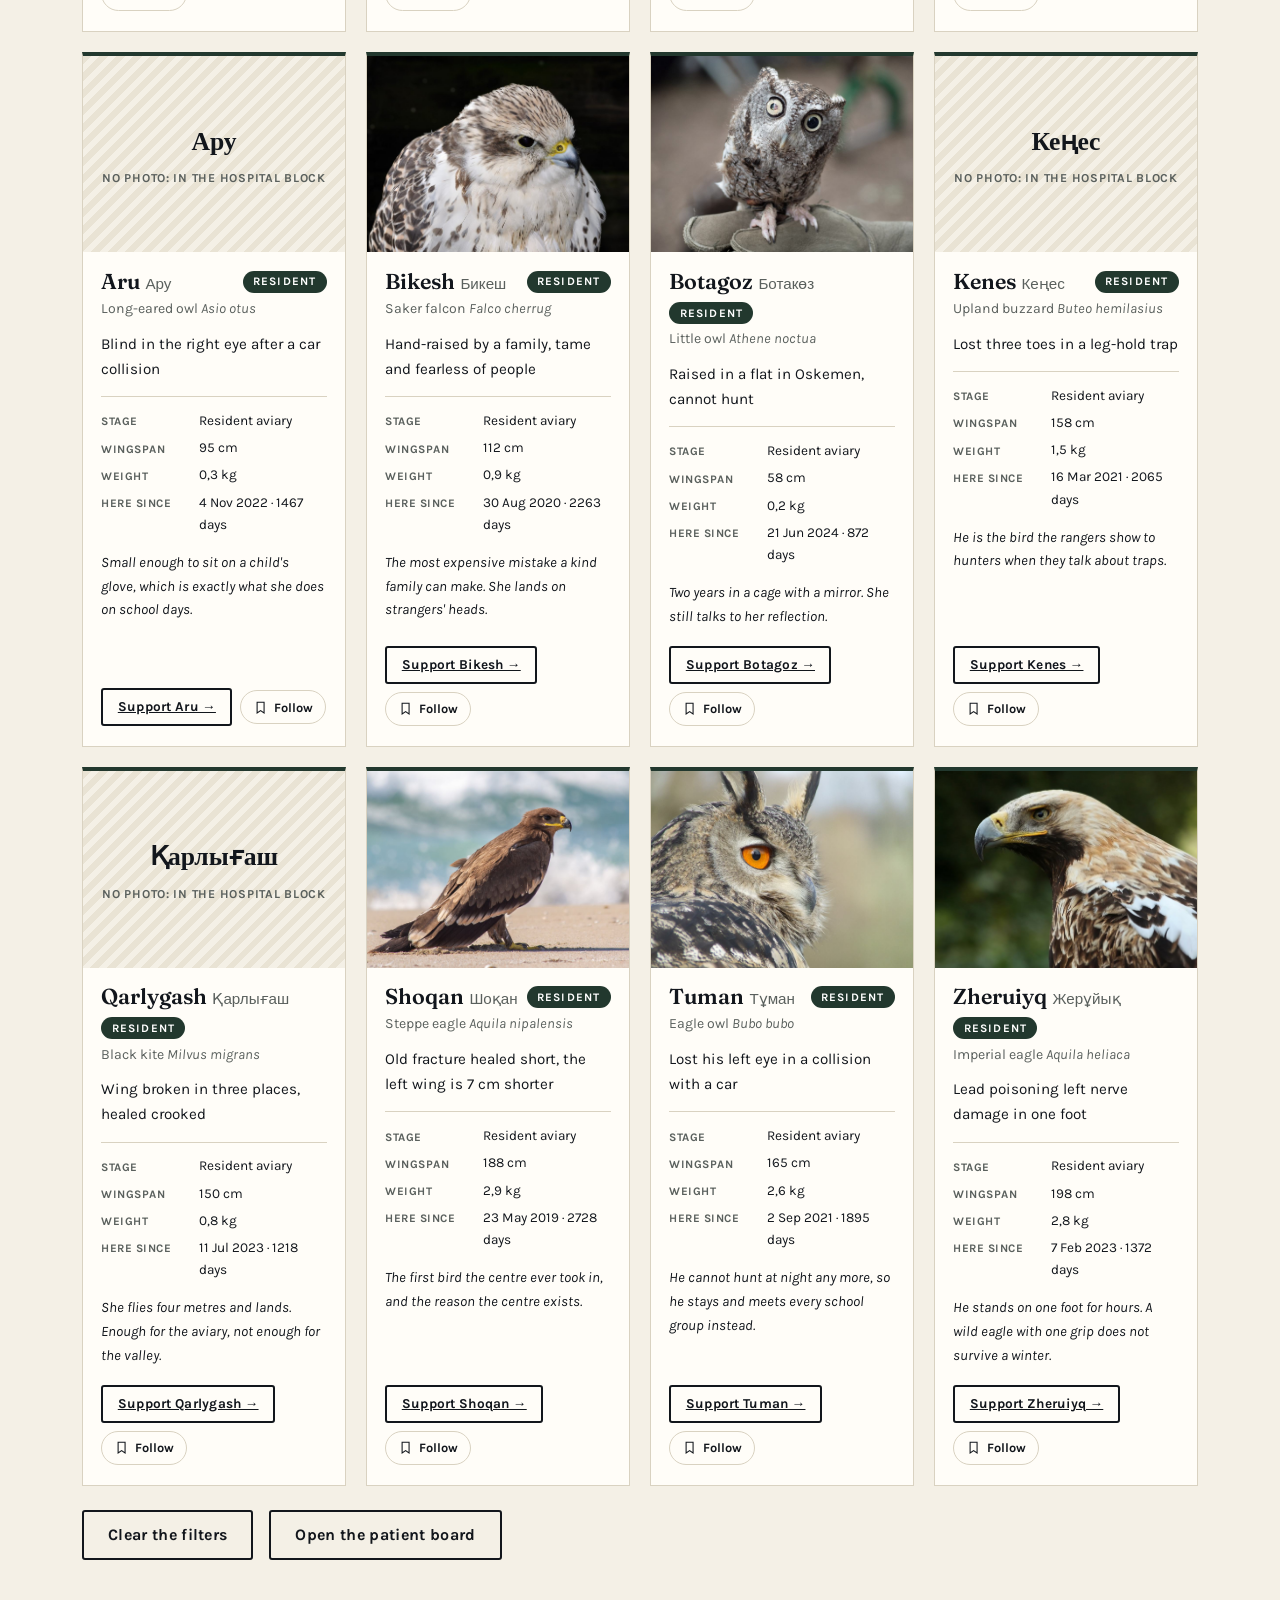
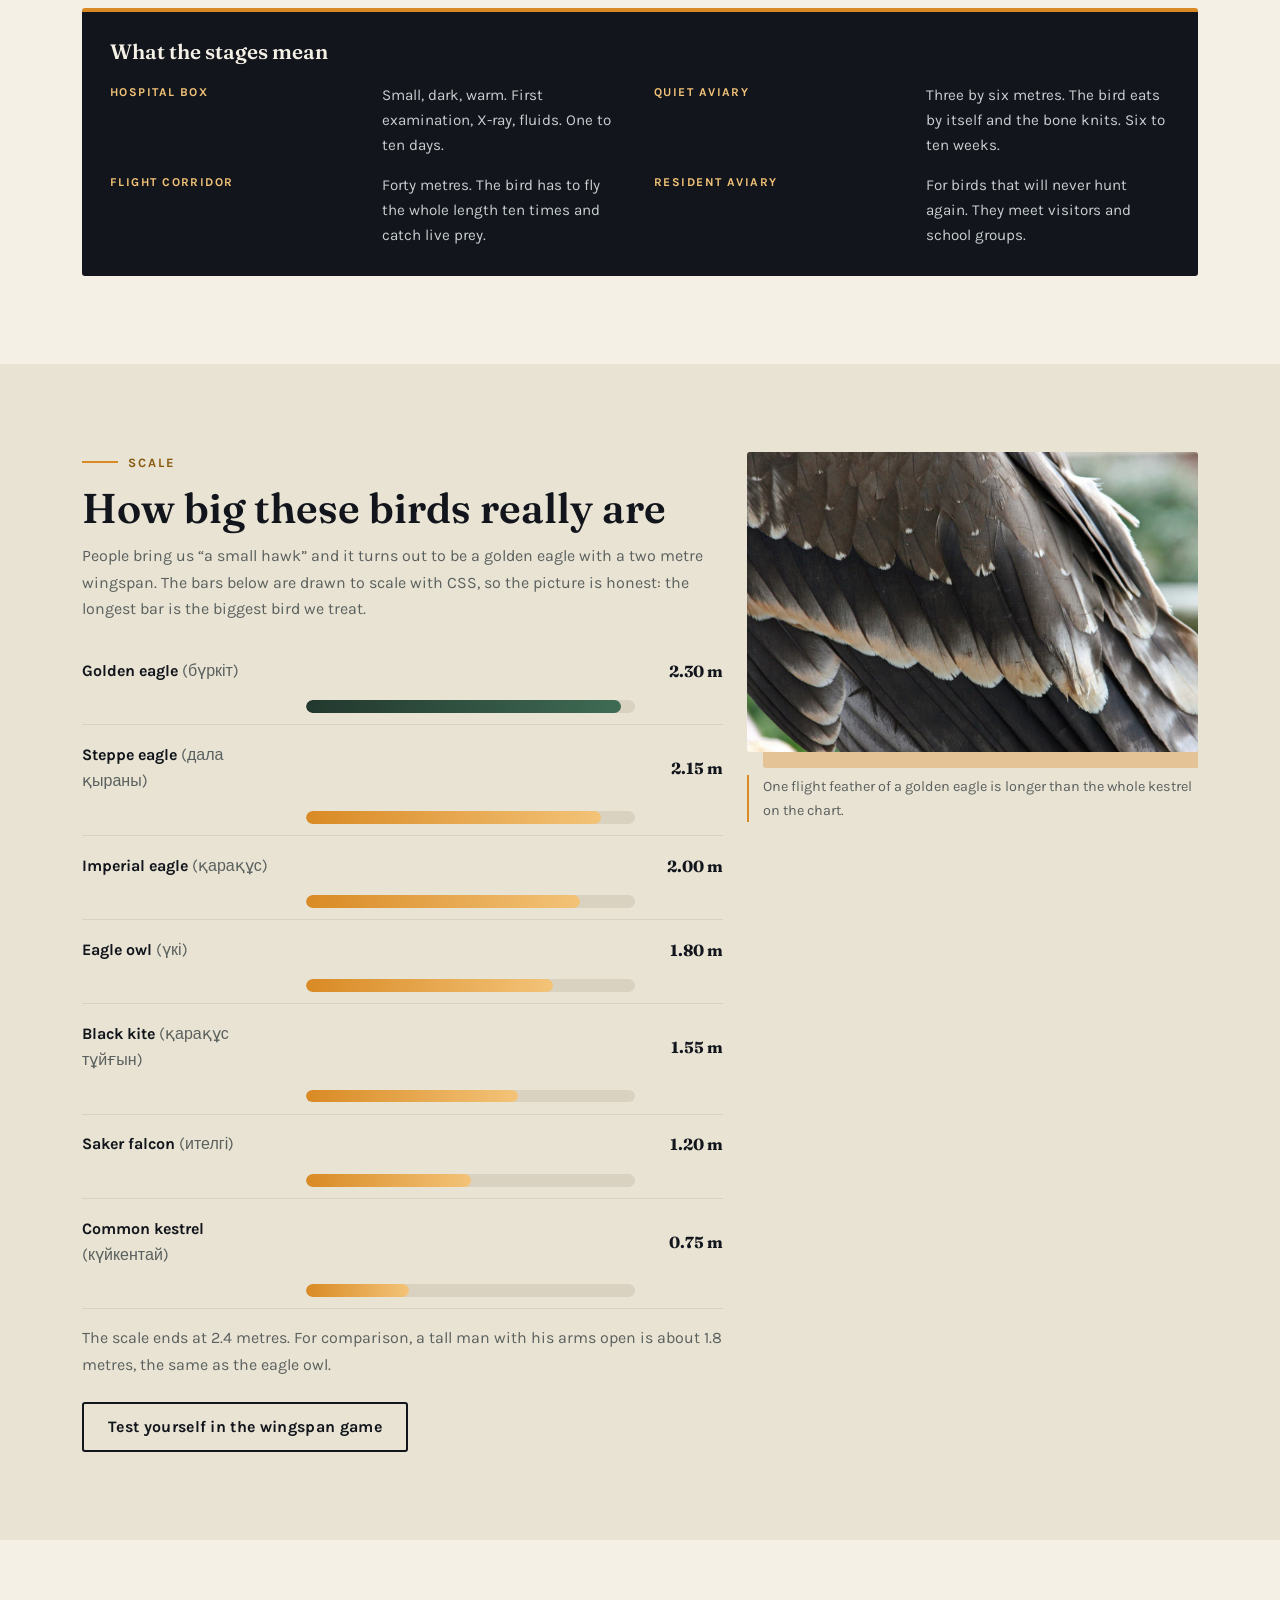
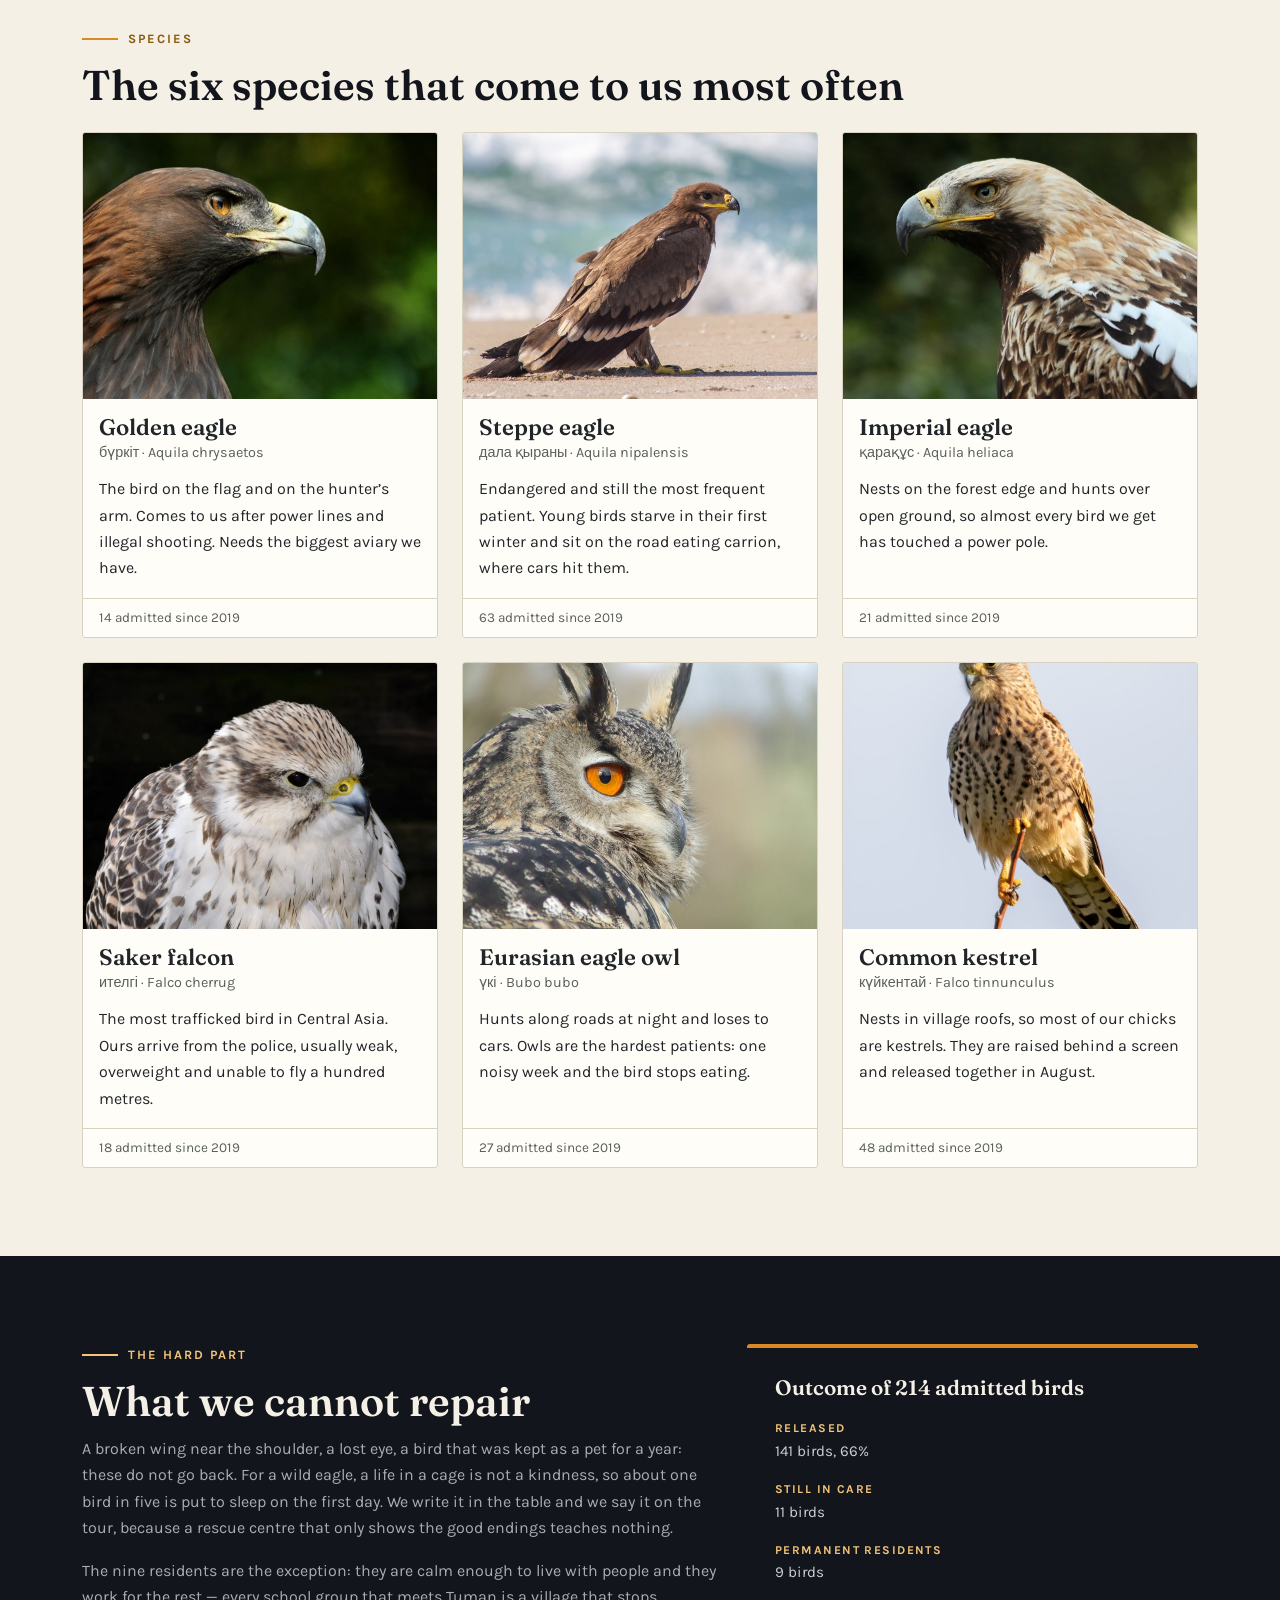
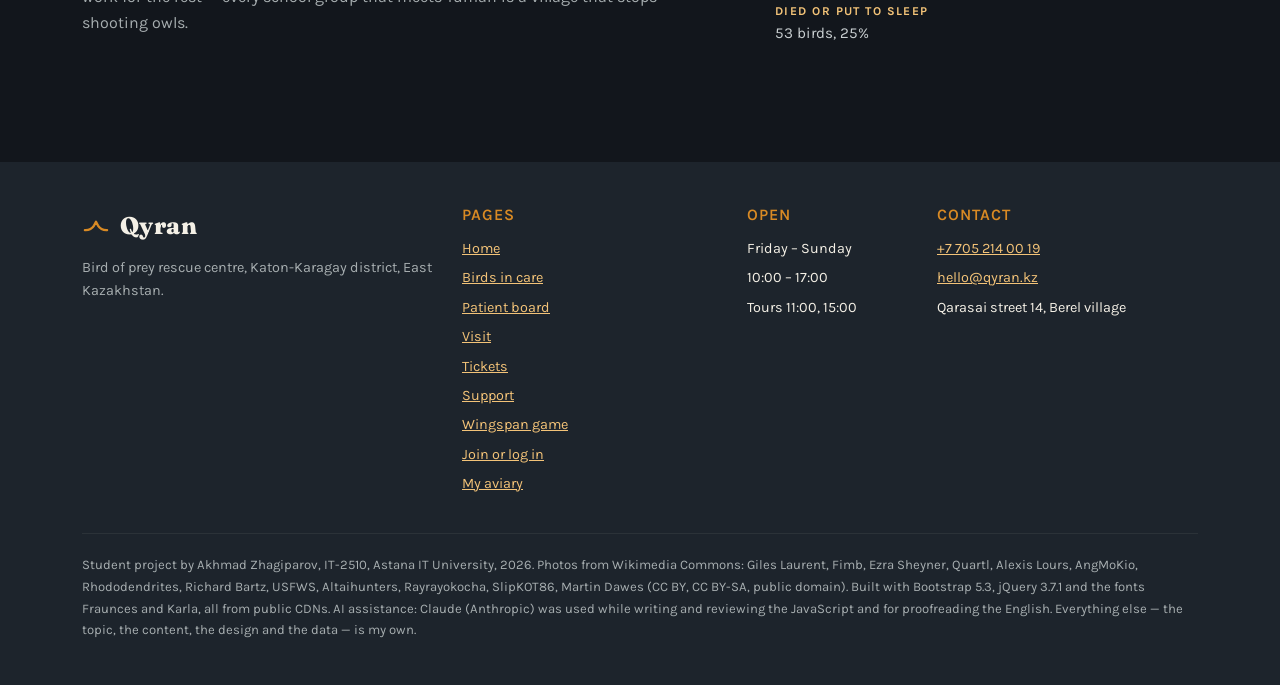
<file: birds.html>
<!DOCTYPE html>
<html lang="en">
<head>
    <meta charset="UTF-8">
    <meta name="viewport" content="width=device-width, initial-scale=1">
    <meta name="description" content="The birds in care at the Qyran rescue centre: the current patient list, the species we treat in the Kazakh Altai and how big they really are.">
    <title>Birds in care - Qyran rescue centre</title>
    <link rel="icon" href="images/favicon.svg" type="image/svg+xml">
    <link rel="preconnect" href="https://fonts.googleapis.com">
    <link rel="preconnect" href="https://fonts.gstatic.com" crossorigin>
    <link href="https://fonts.googleapis.com/css2?family=Fraunces:opsz,wght@9..144,600;9..144,800&family=Karla:wght@400;500;700&display=swap" rel="stylesheet">
    <link href="https://cdn.jsdelivr.net/npm/bootstrap@5.3.3/dist/css/bootstrap.min.css" rel="stylesheet" integrity="sha384-QWTKZyjpPEjISv5WaRU9OFeRpok6YctnYmDr5pNlyT2bRjXh0JMhjY6hW+ALEwIH" crossorigin="anonymous">
    <link rel="stylesheet" href="css/style.css">
    <script>
        (function () {
            var saved = null;
            try {
                saved = localStorage.getItem("qyran:mode");
            } catch (error) {
                saved = null;
            }
            var dark = saved ? saved === "dark" : window.matchMedia("(prefers-color-scheme: dark)").matches;
            document.documentElement.setAttribute("data-theme", dark ? "dark" : "light");
            document.documentElement.setAttribute("data-bs-theme", dark ? "dark" : "light");
        }());
    </script>
</head>
<body>
    <a class="visually-hidden-focusable qy-skip" href="#main">Skip to content</a>

    <nav class="navbar navbar-expand-xl qy-nav sticky-top" data-bs-theme="dark">
        <div class="container">
            <a class="navbar-brand qy-brand" href="index.html">
                <svg class="qy-mark" viewBox="0 0 24 24" aria-hidden="true" focusable="false">
                    <path d="M2.5 15.5c3.4.2 6-1.1 7.8-3.9L12 8.4l1.7 3.2c1.8 2.8 4.4 4.1 7.8 3.9" />
                </svg>
                <span>Qyran</span>
            </a>
            <div class="qy-nav__tools">
                <button class="qy-mode" type="button" id="qyMode" aria-pressed="false">
                    <svg class="qy-mode__sun" viewBox="0 0 24 24" aria-hidden="true" focusable="false">
                        <circle cx="12" cy="12" r="4.2" />
                        <path d="M12 2.6v2.2M12 19.2v2.2M4.4 12H2.2M21.8 12h-2.2M6.5 6.5 5 5M19 19l-1.5-1.5M17.5 6.5 19 5M5 19l1.5-1.5" />
                    </svg>
                    <svg class="qy-mode__moon" viewBox="0 0 24 24" aria-hidden="true" focusable="false">
                        <path d="M20.2 14.6A8.6 8.6 0 0 1 9.4 3.8a8.6 8.6 0 1 0 10.8 10.8z" />
                    </svg>
                    <span class="qy-mode__label">Dark mode</span>
                </button>
                <button class="navbar-toggler" type="button" data-bs-toggle="collapse" data-bs-target="#qyMenu" aria-controls="qyMenu" aria-expanded="false" aria-label="Open the menu">
                    <span class="navbar-toggler-icon"></span>
                </button>
            </div>
            <div class="collapse navbar-collapse" id="qyMenu">
                <ul class="navbar-nav ms-auto mb-2 mb-xl-0">
                    <li class="nav-item"><a class="nav-link" href="index.html">Home</a></li>
                    <li class="nav-item"><a class="nav-link active" aria-current="page" href="birds.html">Birds</a></li>
                    <li class="nav-item"><a class="nav-link" href="board.html">Board</a></li>
                    <li class="nav-item"><a class="nav-link" href="visit.html">Visit</a></li>
                    <li class="nav-item"><a class="nav-link" href="tickets.html">Tickets</a></li>
                    <li class="nav-item"><a class="nav-link" href="support.html">Support</a></li>
                    <li class="nav-item"><a class="nav-link" href="game.html">Game</a></li>
                </ul>
                <ul class="navbar-nav qy-nav__account" id="qyAccount">
                    <li class="nav-item"><a class="nav-link" href="account.html">Log in</a></li>
                </ul>
                <a class="btn qy-btn qy-btn--line ms-xl-3" href="tel:+77052140019">Rescue line 705 214 00 19</a>
            </div>
        </div>
    </nav>

    <main id="main">
        <header class="qy-pagehead qy-pagehead--birds">
            <div class="container">
                <p class="qy-crumb"><a href="index.html">Home</a> &rsaquo; Birds in care</p>
                <p class="qy-eyebrow qy-eyebrow--light">The patient list</p>
                <h1 class="qy-display">Twenty birds live in the aviaries right now</h1>
                <p class="qy-muted qy-muted--light mb-0">Nine of them live here for good and meet visitors on a tour. The other eleven are patients, and most of them see one human being &mdash; the vet &mdash; because a bird that gets used to people cannot be released.</p>
            </div>
        </header>

        <section class="qy-section">
            <div class="container">
                <div class="row g-4 gy-5">
                    <div class="col-12">
                        <p class="qy-eyebrow">November 2026</p>
                        <h2 class="qy-h2">Who is here right now</h2>
                        <p class="qy-muted">The list below is built from the centre&rsquo;s own patient file, so it is the same data the vet writes into every Monday. Search a name, a species or a reason, filter by stage, sort the birds, and switch between the cards and the plain table.</p>

                        <div class="bird-summary" id="bird-summary"></div>

                        <div class="qy-toolbar">
                            <div class="qy-toolbar__search">
                                <label class="form-label" for="bird-search">Search the patient file</label>
                                <input type="search" class="form-control" id="bird-search" placeholder="eagle, power line, corridor&hellip;" autocomplete="off">
                                <p class="qy-toolbar__hint">Name, species, Latin name, stage or reason. Esc clears it.</p>
                            </div>
                            <div class="qy-toolbar__selects">
                                <div>
                                    <label class="form-label" for="bird-species">Species</label>
                                    <select class="form-select" id="bird-species">
                                        <option value="all">Every species</option>
                                    </select>
                                </div>
                                <div>
                                    <label class="form-label" for="bird-sort">Order</label>
                                    <select class="form-select" id="bird-sort">
                                        <option value="stage">Most urgent first</option>
                                        <option value="name">Name, A to Z</option>
                                        <option value="wingspan">Widest wingspan</option>
                                        <option value="newest">Newest admission</option>
                                    </select>
                                </div>
                            </div>
                        </div>

                        <div class="qy-toolbar__row">
                            <div class="qy-filters" id="bird-filters" role="group" aria-label="Filter by stage">
                                <button type="button" class="qy-filter" data-status="all" aria-pressed="true">All</button>
                                <button type="button" class="qy-filter" data-status="critical" aria-pressed="false">Critical</button>
                                <button type="button" class="qy-filter" data-status="care" aria-pressed="false">In care</button>
                                <button type="button" class="qy-filter" data-status="ready" aria-pressed="false">Ready</button>
                                <button type="button" class="qy-filter" data-status="resident" aria-pressed="false">Residents</button>
                            </div>
                            <div class="qy-viewswitch" role="group" aria-label="How to show the birds">
                                <button type="button" data-view="cards" aria-pressed="true">Cards</button>
                                <button type="button" data-view="table" aria-pressed="false">Table</button>
                            </div>
                        </div>

                        <p class="qy-count" id="bird-count" role="status" aria-live="polite"></p>

                        <div id="bird-results"></div>

                        <div class="d-flex flex-wrap gap-3 mt-4">
                            <button type="button" class="btn qy-btn qy-btn--ghost" id="bird-reset">Clear the filters</button>
                            <a class="btn qy-btn qy-btn--ghost" href="board.html">Open the patient board</a>
                        </div>
                    </div>

                    <div class="col-12">
                        <div class="qy-aside qy-aside--wide">
                            <h2 class="qy-aside__title">What the stages mean</h2>
                            <dl class="qy-facts">
                                <dt>Hospital box</dt>
                                <dd>Small, dark, warm. First examination, X-ray, fluids. One to ten days.</dd>
                                <dt>Quiet aviary</dt>
                                <dd>Three by six metres. The bird eats by itself and the bone knits. Six to ten weeks.</dd>
                                <dt>Flight corridor</dt>
                                <dd>Forty metres. The bird has to fly the whole length ten times and catch live prey.</dd>
                                <dt>Resident aviary</dt>
                                <dd>For birds that will never hunt again. They meet visitors and school groups.</dd>
                            </dl>
                        </div>
                    </div>
                </div>
            </div>
        </section>

        <section class="qy-section qy-section--bone">
            <div class="container">
                <div class="row g-4 gy-5">
                    <div class="col-lg-7">
                        <p class="qy-eyebrow">Scale</p>
                        <h2 class="qy-h2">How big these birds really are</h2>
                        <p class="qy-muted">People bring us &ldquo;a small hawk&rdquo; and it turns out to be a golden eagle with a two metre wingspan. The bars below are drawn to scale with CSS, so the picture is honest: the longest bar is the biggest bird we treat.</p>

                        <dl class="wing mt-4">
                            <div class="wing__row wing__row--own">
                                <dt class="wing__name">Golden eagle <span lang="kk">(бүркіт)</span></dt>
                                <dd class="wing__value">2.30 m</dd>
                                <dd class="wing__bar"><span class="wing__fill" style="--span: 2.30"></span></dd>
                            </div>
                            <div class="wing__row">
                                <dt class="wing__name">Steppe eagle <span lang="kk">(дала қыраны)</span></dt>
                                <dd class="wing__value">2.15 m</dd>
                                <dd class="wing__bar"><span class="wing__fill" style="--span: 2.15"></span></dd>
                            </div>
                            <div class="wing__row">
                                <dt class="wing__name">Imperial eagle <span lang="kk">(қарақұс)</span></dt>
                                <dd class="wing__value">2.00 m</dd>
                                <dd class="wing__bar"><span class="wing__fill" style="--span: 2.00"></span></dd>
                            </div>
                            <div class="wing__row">
                                <dt class="wing__name">Eagle owl <span lang="kk">(үкі)</span></dt>
                                <dd class="wing__value">1.80 m</dd>
                                <dd class="wing__bar"><span class="wing__fill" style="--span: 1.80"></span></dd>
                            </div>
                            <div class="wing__row">
                                <dt class="wing__name">Black kite <span lang="kk">(қарақұс тұйғын)</span></dt>
                                <dd class="wing__value">1.55 m</dd>
                                <dd class="wing__bar"><span class="wing__fill" style="--span: 1.55"></span></dd>
                            </div>
                            <div class="wing__row">
                                <dt class="wing__name">Saker falcon <span lang="kk">(ителгі)</span></dt>
                                <dd class="wing__value">1.20 m</dd>
                                <dd class="wing__bar"><span class="wing__fill" style="--span: 1.20"></span></dd>
                            </div>
                            <div class="wing__row">
                                <dt class="wing__name">Common kestrel <span lang="kk">(күйкентай)</span></dt>
                                <dd class="wing__value">0.75 m</dd>
                                <dd class="wing__bar"><span class="wing__fill" style="--span: 0.75"></span></dd>
                            </div>
                        </dl>
                        <p class="qy-muted mt-3">The scale ends at 2.4 metres. For comparison, a tall man with his arms open is about 1.8 metres, the same as the eagle owl.</p>
                        <a class="btn qy-btn qy-btn--ghost mt-2" href="game.html">Test yourself in the wingspan game</a>
                    </div>

                    <div class="col-lg-5">
                        <figure class="qy-frame qy-zoom">
                            <img src="images/feathers.jpg" alt="Close-up of the layered wing feathers of an eagle" width="1200" height="800">
                            <figcaption>One flight feather of a golden eagle is longer than the whole kestrel on the chart.</figcaption>
                        </figure>
                    </div>
                </div>
            </div>
        </section>

        <section class="qy-section">
            <div class="container">
                <p class="qy-eyebrow">Species</p>
                <h2 class="qy-h2 mb-4">The six species that come to us most often</h2>
                <div class="row row-cols-1 row-cols-md-2 row-cols-lg-3 g-4">
                    <div class="col">
                        <article class="card qy-card h-100">
                            <img src="images/golden-eagle.jpg" class="card-img-top" alt="Close-up portrait of a golden eagle" width="1200" height="800">
                            <div class="card-body">
                                <h3 class="qy-card-title">Golden eagle</h3>
                                <p class="qy-species"><span lang="kk">бүркіт</span> &middot; Aquila chrysaetos</p>
                                <p class="card-text">The bird on the flag and on the hunter&rsquo;s arm. Comes to us after power lines and illegal shooting. Needs the biggest aviary we have.</p>
                            </div>
                            <div class="card-footer qy-card-footer">14 admitted since 2019</div>
                        </article>
                    </div>
                    <div class="col">
                        <article class="card qy-card h-100">
                            <img src="images/steppe-eagle.jpg" class="card-img-top" alt="A steppe eagle standing on dry ground" width="1400" height="891">
                            <div class="card-body">
                                <h3 class="qy-card-title">Steppe eagle</h3>
                                <p class="qy-species"><span lang="kk">дала қыраны</span> &middot; Aquila nipalensis</p>
                                <p class="card-text">Endangered and still the most frequent patient. Young birds starve in their first winter and sit on the road eating carrion, where cars hit them.</p>
                            </div>
                            <div class="card-footer qy-card-footer">63 admitted since 2019</div>
                        </article>
                    </div>
                    <div class="col">
                        <article class="card qy-card h-100">
                            <img src="images/imperial-eagle.jpg" class="card-img-top" alt="Portrait of an eastern imperial eagle" width="1200" height="800">
                            <div class="card-body">
                                <h3 class="qy-card-title">Imperial eagle</h3>
                                <p class="qy-species"><span lang="kk">қарақұс</span> &middot; Aquila heliaca</p>
                                <p class="card-text">Nests on the forest edge and hunts over open ground, so almost every bird we get has touched a power pole.</p>
                            </div>
                            <div class="card-footer qy-card-footer">21 admitted since 2019</div>
                        </article>
                    </div>
                    <div class="col">
                        <article class="card qy-card h-100">
                            <img src="images/saker.jpg" class="card-img-top" alt="A saker falcon with a pale head" width="1200" height="807">
                            <div class="card-body">
                                <h3 class="qy-card-title">Saker falcon</h3>
                                <p class="qy-species"><span lang="kk">ителгі</span> &middot; Falco cherrug</p>
                                <p class="card-text">The most trafficked bird in Central Asia. Ours arrive from the police, usually weak, overweight and unable to fly a hundred metres.</p>
                            </div>
                            <div class="card-footer qy-card-footer">18 admitted since 2019</div>
                        </article>
                    </div>
                    <div class="col">
                        <article class="card qy-card h-100">
                            <img src="images/eagle-owl.jpg" class="card-img-top" alt="A Eurasian eagle owl with orange eyes" width="1200" height="900">
                            <div class="card-body">
                                <h3 class="qy-card-title">Eurasian eagle owl</h3>
                                <p class="qy-species"><span lang="kk">үкі</span> &middot; Bubo bubo</p>
                                <p class="card-text">Hunts along roads at night and loses to cars. Owls are the hardest patients: one noisy week and the bird stops eating.</p>
                            </div>
                            <div class="card-footer qy-card-footer">27 admitted since 2019</div>
                        </article>
                    </div>
                    <div class="col">
                        <article class="card qy-card h-100">
                            <img src="images/kestrel.jpg" class="card-img-top" alt="A common kestrel perched on a branch" width="1000" height="1229">
                            <div class="card-body">
                                <h3 class="qy-card-title">Common kestrel</h3>
                                <p class="qy-species"><span lang="kk">күйкентай</span> &middot; Falco tinnunculus</p>
                                <p class="card-text">Nests in village roofs, so most of our chicks are kestrels. They are raised behind a screen and released together in August.</p>
                            </div>
                            <div class="card-footer qy-card-footer">48 admitted since 2019</div>
                        </article>
                    </div>
                </div>
            </div>
        </section>

        <section class="qy-section qy-section--dark">
            <div class="container">
                <div class="row g-4 gy-5">
                    <div class="col-lg-7">
                        <p class="qy-eyebrow qy-eyebrow--light">The hard part</p>
                        <h2 class="qy-h2 qy-h2--light">What we cannot repair</h2>
                        <p class="qy-muted qy-muted--light">A broken wing near the shoulder, a lost eye, a bird that was kept as a pet for a year: these do not go back. For a wild eagle, a life in a cage is not a kindness, so about one bird in five is put to sleep on the first day. We write it in the table and we say it on the tour, because a rescue centre that only shows the good endings teaches nothing.</p>
                        <p class="qy-muted qy-muted--light mb-0">The nine residents are the exception: they are calm enough to live with people and they work for the rest &mdash; every school group that meets Tuman is a village that stops shooting owls.</p>
                    </div>
                    <div class="col-lg-5">
                        <div class="qy-aside">
                            <h2 class="qy-aside__title">Outcome of 214 admitted birds</h2>
                            <dl class="qy-facts">
                                <dt>Released</dt>
                                <dd>141 birds, 66%</dd>
                                <dt>Still in care</dt>
                                <dd>11 birds</dd>
                                <dt>Permanent residents</dt>
                                <dd>9 birds</dd>
                                <dt>Died or put to sleep</dt>
                                <dd>53 birds, 25%</dd>
                            </dl>
                        </div>
                    </div>
                </div>
            </div>
        </section>
    </main>

    <footer class="qy-footer">
        <div class="container">
            <div class="row g-4">
                <div class="col-lg-4">
                    <p class="qy-brand qy-brand--footer">
                        <svg class="qy-mark" viewBox="0 0 24 24" aria-hidden="true" focusable="false">
                            <path d="M2.5 15.5c3.4.2 6-1.1 7.8-3.9L12 8.4l1.7 3.2c1.8 2.8 4.4 4.1 7.8 3.9" />
                        </svg>
                        <span>Qyran</span>
                    </p>
                    <p class="qy-muted qy-muted--light">Bird of prey rescue centre, Katon-Karagay district, East Kazakhstan.</p>
                </div>
                <div class="col-6 col-lg-3">
                    <h3>Pages</h3>
                    <ul>
                        <li><a href="index.html">Home</a></li>
                        <li><a href="birds.html">Birds in care</a></li>
                        <li><a href="board.html">Patient board</a></li>
                        <li><a href="visit.html">Visit</a></li>
                        <li><a href="tickets.html">Tickets</a></li>
                        <li><a href="support.html">Support</a></li>
                        <li><a href="game.html">Wingspan game</a></li>
                        <li><a href="account.html">Join or log in</a></li>
                        <li><a href="profile.html">My aviary</a></li>
                    </ul>
                </div>
                <div class="col-6 col-lg-2">
                    <h3>Open</h3>
                    <ul>
                        <li>Friday &ndash; Sunday</li>
                        <li>10:00 &ndash; 17:00</li>
                        <li>Tours 11:00, 15:00</li>
                    </ul>
                </div>
                <div class="col-lg-3">
                    <h3>Contact</h3>
                    <ul>
                        <li><a href="tel:+77052140019">+7 705 214 00 19</a></li>
                        <li><a href="mailto:hello@qyran.kz">hello@qyran.kz</a></li>
                        <li>Qarasai street 14, Berel village</li>
                    </ul>
                </div>
            </div>
            <p class="qy-bottom mb-0">Student project by Akhmad Zhagiparov, IT-2510, Astana IT University, 2026. Photos from Wikimedia Commons: Giles Laurent, Fimb, Ezra Sheyner, Quartl, Alexis Lours, AngMoKio, Rhododendrites, Richard Bartz, USFWS, Altaihunters, Rayrayokocha, SlipKOT86, Martin Dawes (CC BY, CC BY-SA, public domain). Built with Bootstrap 5.3, jQuery 3.7.1 and the fonts Fraunces and Karla, all from public CDNs. AI assistance: Claude (Anthropic) was used while writing and reviewing the JavaScript and for proofreading the English. Everything else — the topic, the content, the design and the data — is my own.</p>
        </div>
    </footer>

    <script src="https://cdn.jsdelivr.net/npm/bootstrap@5.3.3/dist/js/bootstrap.bundle.min.js" integrity="sha384-YvpcrYf0tY3lHB60NNkmXc5s9fDVZLESaAA55NDzOxhy9GkcIdslK1eN7N6jIeHz" crossorigin="anonymous"></script>
    <script src="https://code.jquery.com/jquery-3.7.1.min.js" integrity="sha256-/JqT3SQfawRcv/BIHPThkBvs0OEvtFFmqPF/lYI/Cxo=" crossorigin="anonymous"></script>
    <script>window.jQuery || document.write('<script src="js/vendor/jquery-3.7.1.min.js"><\/script>');</script>
    <script src="js/theme.js"></script>
    <script src="js/store.js"></script>
    <script src="js/data.js"></script>
    <script src="js/birds.js"></script>
    <script src="js/effects.js"></script>
</body>
</html>
</file>
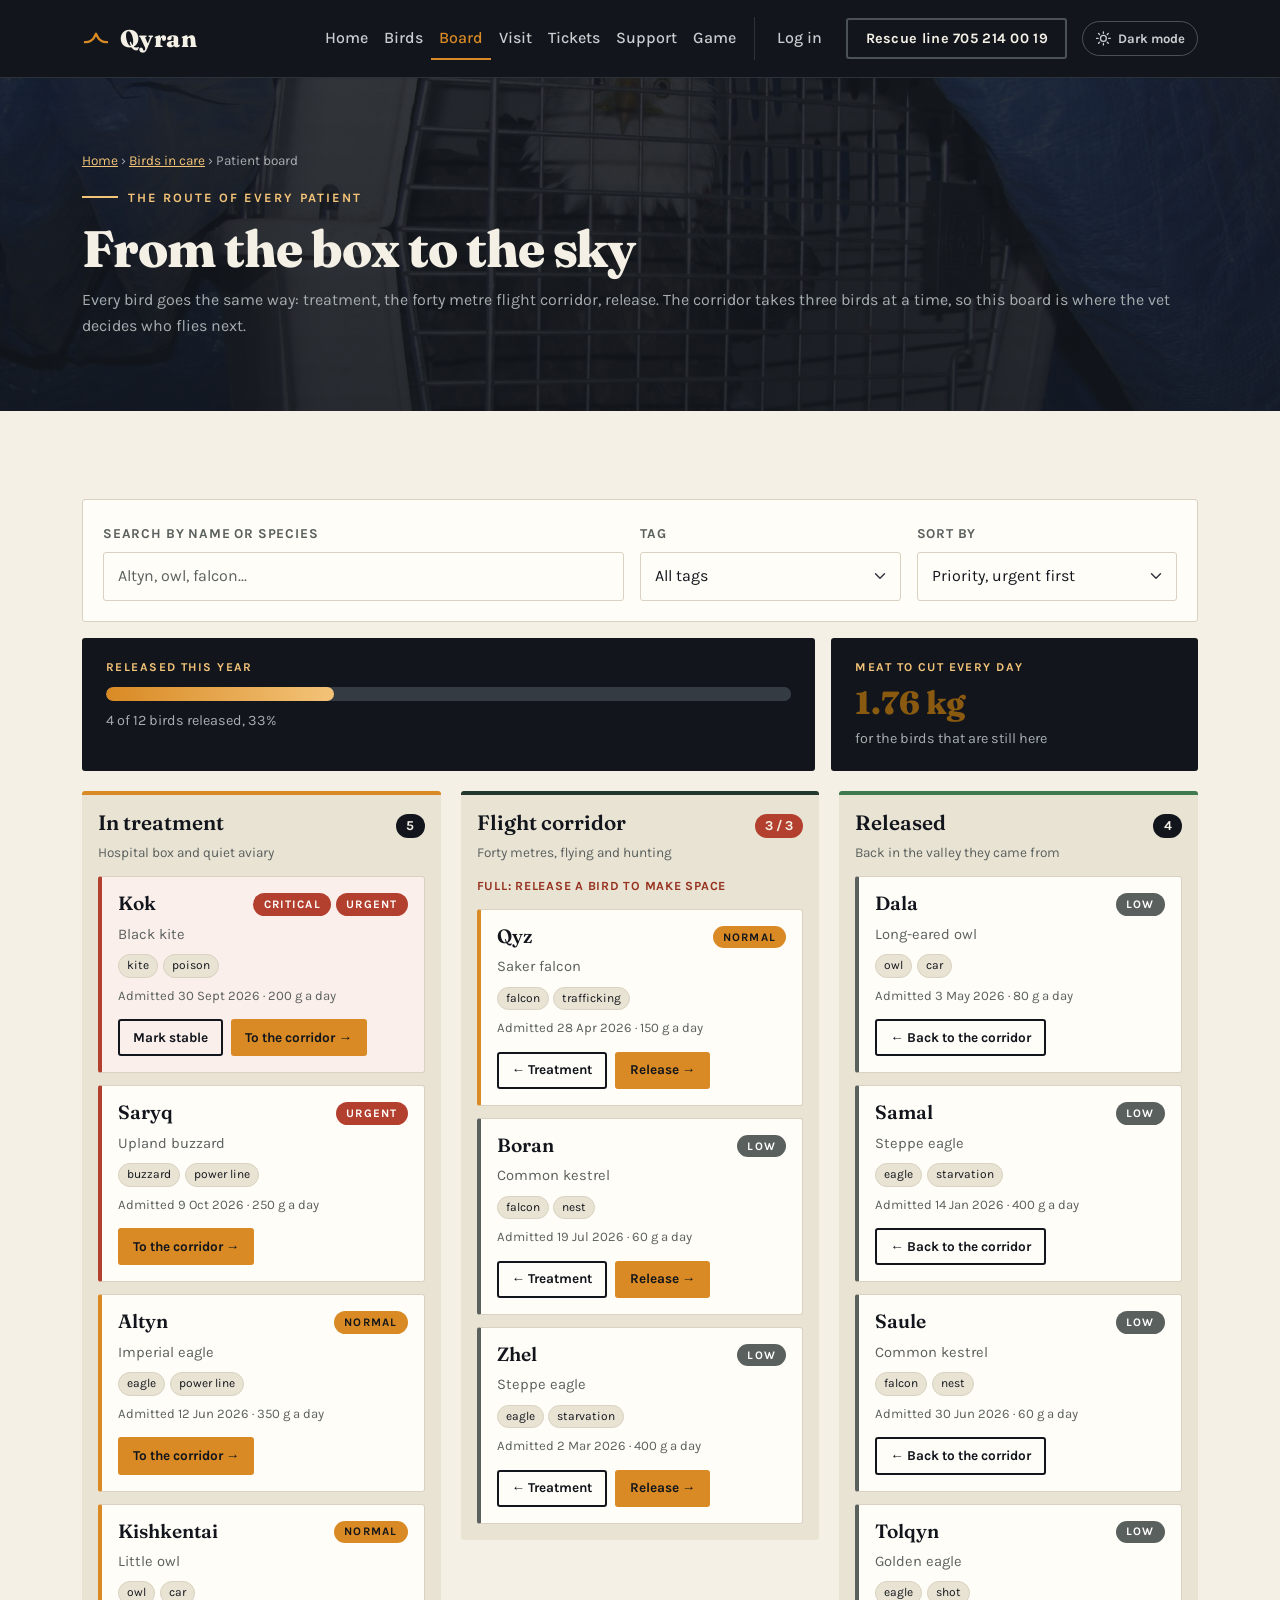
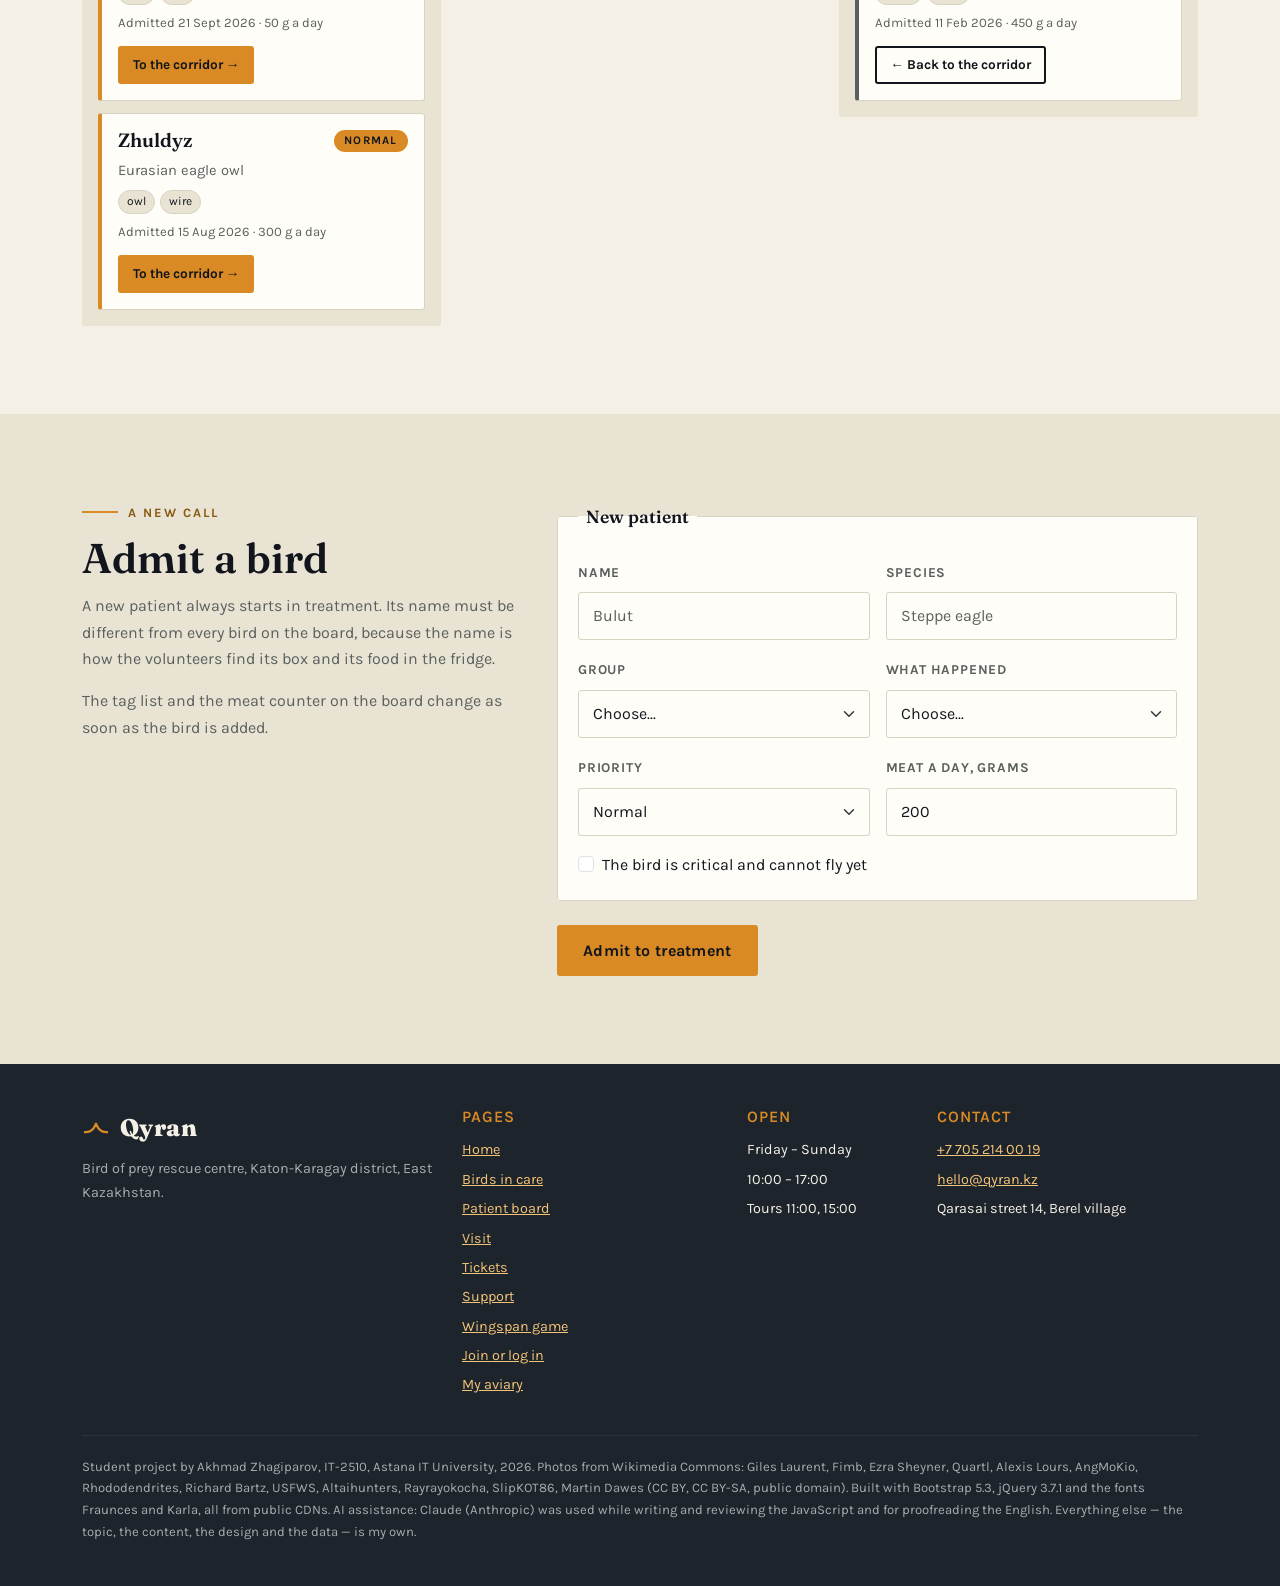
<file: board.html>
<!DOCTYPE html>
<html lang="en">
<head>
    <meta charset="UTF-8">
    <meta name="viewport" content="width=device-width, initial-scale=1">
    <meta name="description" content="The patient board of the Qyran rescue centre: every bird in treatment, in the flight corridor and released, with search, tags and sorting.">
    <title>Patient board - Qyran rescue centre</title>
    <link rel="icon" href="images/favicon.svg" type="image/svg+xml">
    <link rel="preconnect" href="https://fonts.googleapis.com">
    <link rel="preconnect" href="https://fonts.gstatic.com" crossorigin>
    <link href="https://fonts.googleapis.com/css2?family=Fraunces:opsz,wght@9..144,600;9..144,800&family=Karla:wght@400;500;700&display=swap" rel="stylesheet">
    <link href="https://cdn.jsdelivr.net/npm/bootstrap@5.3.3/dist/css/bootstrap.min.css" rel="stylesheet" integrity="sha384-QWTKZyjpPEjISv5WaRU9OFeRpok6YctnYmDr5pNlyT2bRjXh0JMhjY6hW+ALEwIH" crossorigin="anonymous">
    <link rel="stylesheet" href="css/style.css">
    <script src="js/form.js" defer></script>
    <script src="js/board.js" defer></script>
    <script>
        (function () {
            var saved = null;
            try {
                saved = localStorage.getItem("qyran:mode");
            } catch (error) {
                saved = null;
            }
            var dark = saved ? saved === "dark" : window.matchMedia("(prefers-color-scheme: dark)").matches;
            document.documentElement.setAttribute("data-theme", dark ? "dark" : "light");
            document.documentElement.setAttribute("data-bs-theme", dark ? "dark" : "light");
        }());
    </script>
</head>
<body>
    <a class="visually-hidden-focusable qy-skip" href="#main">Skip to content</a>

    <nav class="navbar navbar-expand-xl qy-nav sticky-top" data-bs-theme="dark">
        <div class="container">
            <a class="navbar-brand qy-brand" href="index.html">
                <svg class="qy-mark" viewBox="0 0 24 24" aria-hidden="true" focusable="false">
                    <path d="M2.5 15.5c3.4.2 6-1.1 7.8-3.9L12 8.4l1.7 3.2c1.8 2.8 4.4 4.1 7.8 3.9" />
                </svg>
                <span>Qyran</span>
            </a>
            <div class="qy-nav__tools">
                <button class="qy-mode" type="button" id="qyMode" aria-pressed="false">
                    <svg class="qy-mode__sun" viewBox="0 0 24 24" aria-hidden="true" focusable="false">
                        <circle cx="12" cy="12" r="4.2" />
                        <path d="M12 2.6v2.2M12 19.2v2.2M4.4 12H2.2M21.8 12h-2.2M6.5 6.5 5 5M19 19l-1.5-1.5M17.5 6.5 19 5M5 19l1.5-1.5" />
                    </svg>
                    <svg class="qy-mode__moon" viewBox="0 0 24 24" aria-hidden="true" focusable="false">
                        <path d="M20.2 14.6A8.6 8.6 0 0 1 9.4 3.8a8.6 8.6 0 1 0 10.8 10.8z" />
                    </svg>
                    <span class="qy-mode__label">Dark mode</span>
                </button>
                <button class="navbar-toggler" type="button" data-bs-toggle="collapse" data-bs-target="#qyMenu" aria-controls="qyMenu" aria-expanded="false" aria-label="Open the menu">
                    <span class="navbar-toggler-icon"></span>
                </button>
            </div>
            <div class="collapse navbar-collapse" id="qyMenu">
                <ul class="navbar-nav ms-auto mb-2 mb-xl-0">
                    <li class="nav-item"><a class="nav-link" href="index.html">Home</a></li>
                    <li class="nav-item"><a class="nav-link" href="birds.html">Birds</a></li>
                    <li class="nav-item"><a class="nav-link active" aria-current="page" href="board.html">Board</a></li>
                    <li class="nav-item"><a class="nav-link" href="visit.html">Visit</a></li>
                    <li class="nav-item"><a class="nav-link" href="tickets.html">Tickets</a></li>
                    <li class="nav-item"><a class="nav-link" href="support.html">Support</a></li>
                    <li class="nav-item"><a class="nav-link" href="game.html">Game</a></li>
                </ul>
                <ul class="navbar-nav qy-nav__account" id="qyAccount">
                    <li class="nav-item"><a class="nav-link" href="account.html">Log in</a></li>
                </ul>
                <a class="btn qy-btn qy-btn--line ms-xl-3" href="tel:+77052140019">Rescue line 705 214 00 19</a>
            </div>
        </div>
    </nav>

    <main id="main">
        <header class="qy-pagehead qy-pagehead--board">
            <div class="container">
                <p class="qy-crumb"><a href="index.html">Home</a> &rsaquo; <a href="birds.html">Birds in care</a> &rsaquo; Patient board</p>
                <p class="qy-eyebrow qy-eyebrow--light">The route of every patient</p>
                <h1 class="qy-display">From the box to the sky</h1>
                <p class="qy-muted qy-muted--light mb-0">Every bird goes the same way: treatment, the forty metre flight corridor, release. The corridor takes three birds at a time, so this board is where the vet decides who flies next.</p>
            </div>
        </header>

        <section class="qy-section">
            <div class="container">
                <h2 class="visually-hidden">The board</h2>
                <div class="board-tools qy-form">
                    <div class="board-tools__field">
                        <label class="form-label" for="search">Search by name or species</label>
                        <input type="search" class="form-control" id="search" name="search" placeholder="Altyn, owl, falcon..." autocomplete="off">
                    </div>
                    <div class="board-tools__field">
                        <label class="form-label" for="tag">Tag</label>
                        <select class="form-select" id="tag" name="tag">
                            <option value="all">All tags</option>
                        </select>
                    </div>
                    <div class="board-tools__field">
                        <label class="form-label" for="sort">Sort by</label>
                        <select class="form-select" id="sort" name="sort">
                            <option value="priority">Priority, urgent first</option>
                            <option value="name">Name, A to Z</option>
                            <option value="admitted">Longest in care first</option>
                        </select>
                    </div>
                </div>

                <div class="board-summary">
                    <div class="board-summary__progress">
                        <label class="board-summary__label" for="progress">Released this year</label>
                        <progress class="board-progress" id="progress" max="1" value="0"></progress>
                        <p class="board-summary__text" id="progress-text"></p>
                    </div>
                    <div class="board-summary__food">
                        <p class="board-summary__label">Meat to cut every day</p>
                        <p class="board-summary__num" id="food"></p>
                        <p class="board-summary__text">for the birds that are still here</p>
                    </div>
                </div>

                <p class="board-status" id="status" role="status" aria-live="polite"></p>

                <div class="board-nothing" id="nothing">
                    <p class="board-nothing__text" id="nothing-text"></p>
                    <button type="button" class="btn qy-btn qy-btn--ghost" id="clear">Show all birds</button>
                </div>

                <div class="board" id="board"></div>
            </div>
        </section>

        <section class="qy-section qy-section--bone">
            <div class="container">
                <div class="row g-4 gy-5">
                    <div class="col-lg-5">
                        <p class="qy-eyebrow">A new call</p>
                        <h2 class="qy-h2">Admit a bird</h2>
                        <p class="qy-muted">A new patient always starts in treatment. Its name must be different from every bird on the board, because the name is how the volunteers find its box and its food in the fridge.</p>
                        <p class="qy-muted mb-0">The tag list and the meat counter on the board change as soon as the bird is added.</p>
                    </div>
                    <div class="col-lg-7">
                        <form class="qy-form" id="admit" action="#" method="get">
                            <fieldset>
                                <legend>New patient</legend>
                                <div class="row g-3">
                                    <div class="col-md-6">
                                        <label class="form-label" for="new-name">Name</label>
                                        <input type="text" class="form-control" id="new-name" name="name" required minlength="2" maxlength="20" placeholder="Bulut" aria-describedby="err-new-name">
                                        <p class="qy-error" id="err-new-name" role="alert" hidden></p>
                                    </div>
                                    <div class="col-md-6">
                                        <label class="form-label" for="new-species">Species</label>
                                        <input type="text" class="form-control" id="new-species" name="species" required minlength="3" maxlength="40" placeholder="Steppe eagle" aria-describedby="err-new-species">
                                        <p class="qy-error" id="err-new-species" role="alert" hidden></p>
                                    </div>
                                    <div class="col-md-6">
                                        <label class="form-label" for="new-group">Group</label>
                                        <select class="form-select" id="new-group" name="group" required aria-describedby="err-new-group">
                                            <option value="" selected disabled>Choose...</option>
                                            <option value="eagle">Eagle</option>
                                            <option value="vulture">Vulture</option>
                                            <option value="falcon">Falcon</option>
                                            <option value="hawk">Hawk</option>
                                            <option value="buzzard">Buzzard</option>
                                            <option value="kite">Kite</option>
                                            <option value="owl">Owl</option>
                                        </select>
                                        <p class="qy-error" id="err-new-group" role="alert" hidden></p>
                                    </div>
                                    <div class="col-md-6">
                                        <label class="form-label" for="new-cause">What happened</label>
                                        <select class="form-select" id="new-cause" name="cause" required aria-describedby="err-new-cause">
                                            <option value="" selected disabled>Choose...</option>
                                            <option value="power line">Power line</option>
                                            <option value="car">Car</option>
                                            <option value="poison">Poison</option>
                                            <option value="shot">Shot</option>
                                            <option value="starvation">Starvation</option>
                                            <option value="trafficking">Trafficking</option>
                                            <option value="nest">Lost nest</option>
                                            <option value="wire">Fence wire</option>
                                        </select>
                                        <p class="qy-error" id="err-new-cause" role="alert" hidden></p>
                                    </div>
                                    <div class="col-md-6">
                                        <label class="form-label" for="new-priority">Priority</label>
                                        <select class="form-select" id="new-priority" name="priority">
                                            <option value="1">Urgent</option>
                                            <option value="2" selected>Normal</option>
                                            <option value="3">Low</option>
                                        </select>
                                    </div>
                                    <div class="col-md-6">
                                        <label class="form-label" for="new-food">Meat a day, grams</label>
                                        <input type="number" class="form-control" id="new-food" name="food" required min="20" max="1500" step="10" value="200" aria-describedby="err-new-food">
                                        <p class="qy-error" id="err-new-food" role="alert" hidden></p>
                                    </div>
                                    <div class="col-12">
                                        <div class="form-check">
                                            <input class="form-check-input" type="checkbox" id="new-critical" name="critical">
                                            <label class="form-check-label" for="new-critical">The bird is critical and cannot fly yet</label>
                                        </div>
                                    </div>
                                </div>
                            </fieldset>
                            <button type="submit" class="btn qy-btn qy-btn--solid">Admit to treatment</button>
                            <p class="board-status mt-3 mb-0" id="admit-status" role="status" aria-live="polite"></p>
                        </form>
                    </div>
                </div>
            </div>
        </section>
    </main>

    <footer class="qy-footer">
        <div class="container">
            <div class="row g-4">
                <div class="col-lg-4">
                    <p class="qy-brand qy-brand--footer">
                        <svg class="qy-mark" viewBox="0 0 24 24" aria-hidden="true" focusable="false">
                            <path d="M2.5 15.5c3.4.2 6-1.1 7.8-3.9L12 8.4l1.7 3.2c1.8 2.8 4.4 4.1 7.8 3.9" />
                        </svg>
                        <span>Qyran</span>
                    </p>
                    <p class="qy-muted qy-muted--light">Bird of prey rescue centre, Katon-Karagay district, East Kazakhstan.</p>
                </div>
                <div class="col-6 col-lg-3">
                    <h3>Pages</h3>
                    <ul>
                        <li><a href="index.html">Home</a></li>
                        <li><a href="birds.html">Birds in care</a></li>
                        <li><a href="board.html">Patient board</a></li>
                        <li><a href="visit.html">Visit</a></li>
                        <li><a href="tickets.html">Tickets</a></li>
                        <li><a href="support.html">Support</a></li>
                        <li><a href="game.html">Wingspan game</a></li>
                        <li><a href="account.html">Join or log in</a></li>
                        <li><a href="profile.html">My aviary</a></li>
                    </ul>
                </div>
                <div class="col-6 col-lg-2">
                    <h3>Open</h3>
                    <ul>
                        <li>Friday &ndash; Sunday</li>
                        <li>10:00 &ndash; 17:00</li>
                        <li>Tours 11:00, 15:00</li>
                    </ul>
                </div>
                <div class="col-lg-3">
                    <h3>Contact</h3>
                    <ul>
                        <li><a href="tel:+77052140019">+7 705 214 00 19</a></li>
                        <li><a href="mailto:hello@qyran.kz">hello@qyran.kz</a></li>
                        <li>Qarasai street 14, Berel village</li>
                    </ul>
                </div>
            </div>
            <p class="qy-bottom mb-0">Student project by Akhmad Zhagiparov, IT-2510, Astana IT University, 2026. Photos from Wikimedia Commons: Giles Laurent, Fimb, Ezra Sheyner, Quartl, Alexis Lours, AngMoKio, Rhododendrites, Richard Bartz, USFWS, Altaihunters, Rayrayokocha, SlipKOT86, Martin Dawes (CC BY, CC BY-SA, public domain). Built with Bootstrap 5.3, jQuery 3.7.1 and the fonts Fraunces and Karla, all from public CDNs. AI assistance: Claude (Anthropic) was used while writing and reviewing the JavaScript and for proofreading the English. Everything else — the topic, the content, the design and the data — is my own.</p>
        </div>
    </footer>

    <script src="https://cdn.jsdelivr.net/npm/bootstrap@5.3.3/dist/js/bootstrap.bundle.min.js" integrity="sha384-YvpcrYf0tY3lHB60NNkmXc5s9fDVZLESaAA55NDzOxhy9GkcIdslK1eN7N6jIeHz" crossorigin="anonymous"></script>
    <script src="https://code.jquery.com/jquery-3.7.1.min.js" integrity="sha256-/JqT3SQfawRcv/BIHPThkBvs0OEvtFFmqPF/lYI/Cxo=" crossorigin="anonymous"></script>
    <script>window.jQuery || document.write('<script src="js/vendor/jquery-3.7.1.min.js"><\/script>');</script>
    <script src="js/theme.js"></script>
    <script src="js/store.js"></script>
    <script src="js/effects.js"></script>
</body>
</html>
</file>
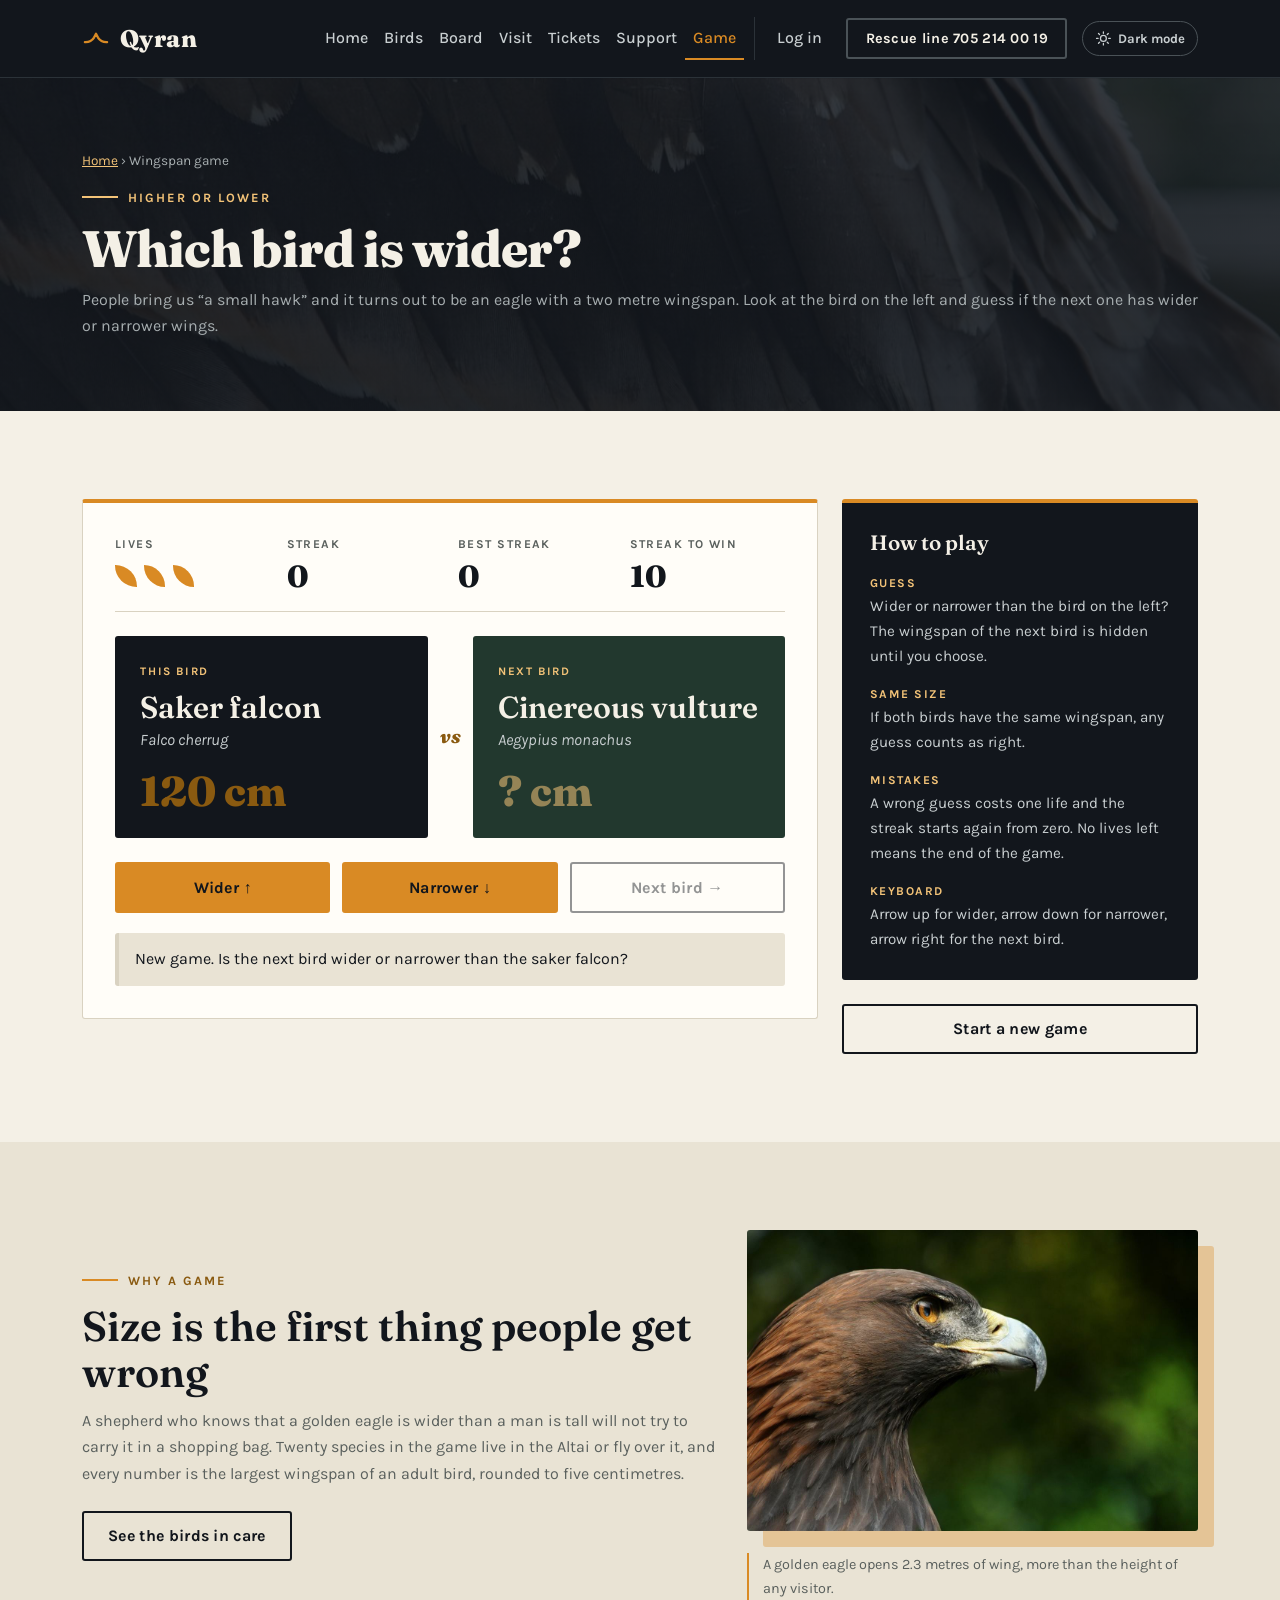
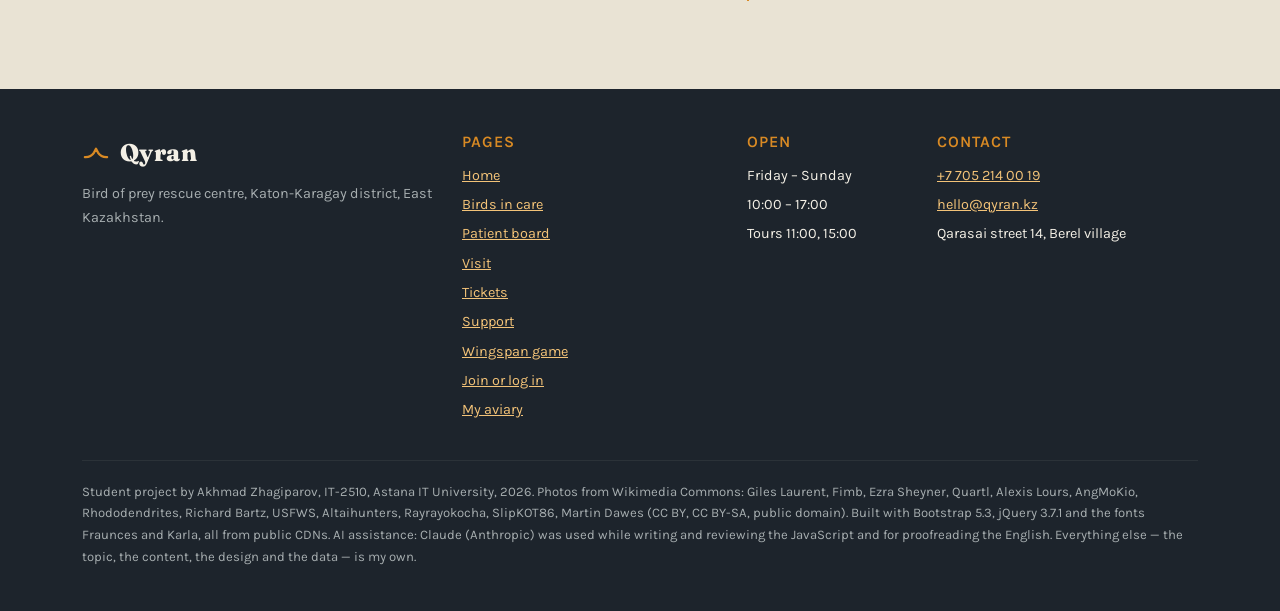
<file: game.html>
<!DOCTYPE html>
<html lang="en">
<head>
    <meta charset="UTF-8">
    <meta name="viewport" content="width=device-width, initial-scale=1">
    <meta name="description" content="Wider or narrower: a small game about the wingspans of the birds of prey that come to the Qyran rescue centre in the Kazakh Altai.">
    <title>Wingspan game - Qyran rescue centre</title>
    <link rel="icon" href="images/favicon.svg" type="image/svg+xml">
    <link rel="preconnect" href="https://fonts.googleapis.com">
    <link rel="preconnect" href="https://fonts.gstatic.com" crossorigin>
    <link href="https://fonts.googleapis.com/css2?family=Fraunces:opsz,wght@9..144,600;9..144,800&family=Karla:wght@400;500;700&display=swap" rel="stylesheet">
    <link href="https://cdn.jsdelivr.net/npm/bootstrap@5.3.3/dist/css/bootstrap.min.css" rel="stylesheet" integrity="sha384-QWTKZyjpPEjISv5WaRU9OFeRpok6YctnYmDr5pNlyT2bRjXh0JMhjY6hW+ALEwIH" crossorigin="anonymous">
    <link rel="stylesheet" href="css/style.css">
    <script src="js/game.js" defer></script>
    <script>
        (function () {
            var saved = null;
            try {
                saved = localStorage.getItem("qyran:mode");
            } catch (error) {
                saved = null;
            }
            var dark = saved ? saved === "dark" : window.matchMedia("(prefers-color-scheme: dark)").matches;
            document.documentElement.setAttribute("data-theme", dark ? "dark" : "light");
            document.documentElement.setAttribute("data-bs-theme", dark ? "dark" : "light");
        }());
    </script>
</head>
<body>
    <a class="visually-hidden-focusable qy-skip" href="#main">Skip to content</a>

    <nav class="navbar navbar-expand-xl qy-nav sticky-top" data-bs-theme="dark">
        <div class="container">
            <a class="navbar-brand qy-brand" href="index.html">
                <svg class="qy-mark" viewBox="0 0 24 24" aria-hidden="true" focusable="false">
                    <path d="M2.5 15.5c3.4.2 6-1.1 7.8-3.9L12 8.4l1.7 3.2c1.8 2.8 4.4 4.1 7.8 3.9" />
                </svg>
                <span>Qyran</span>
            </a>
            <div class="qy-nav__tools">
                <button class="qy-mode" type="button" id="qyMode" aria-pressed="false">
                    <svg class="qy-mode__sun" viewBox="0 0 24 24" aria-hidden="true" focusable="false">
                        <circle cx="12" cy="12" r="4.2" />
                        <path d="M12 2.6v2.2M12 19.2v2.2M4.4 12H2.2M21.8 12h-2.2M6.5 6.5 5 5M19 19l-1.5-1.5M17.5 6.5 19 5M5 19l1.5-1.5" />
                    </svg>
                    <svg class="qy-mode__moon" viewBox="0 0 24 24" aria-hidden="true" focusable="false">
                        <path d="M20.2 14.6A8.6 8.6 0 0 1 9.4 3.8a8.6 8.6 0 1 0 10.8 10.8z" />
                    </svg>
                    <span class="qy-mode__label">Dark mode</span>
                </button>
                <button class="navbar-toggler" type="button" data-bs-toggle="collapse" data-bs-target="#qyMenu" aria-controls="qyMenu" aria-expanded="false" aria-label="Open the menu">
                    <span class="navbar-toggler-icon"></span>
                </button>
            </div>
            <div class="collapse navbar-collapse" id="qyMenu">
                <ul class="navbar-nav ms-auto mb-2 mb-xl-0">
                    <li class="nav-item"><a class="nav-link" href="index.html">Home</a></li>
                    <li class="nav-item"><a class="nav-link" href="birds.html">Birds</a></li>
                    <li class="nav-item"><a class="nav-link" href="board.html">Board</a></li>
                    <li class="nav-item"><a class="nav-link" href="visit.html">Visit</a></li>
                    <li class="nav-item"><a class="nav-link" href="tickets.html">Tickets</a></li>
                    <li class="nav-item"><a class="nav-link" href="support.html">Support</a></li>
                    <li class="nav-item"><a class="nav-link active" aria-current="page" href="game.html">Game</a></li>
                </ul>
                <ul class="navbar-nav qy-nav__account" id="qyAccount">
                    <li class="nav-item"><a class="nav-link" href="account.html">Log in</a></li>
                </ul>
                <a class="btn qy-btn qy-btn--line ms-xl-3" href="tel:+77052140019">Rescue line 705 214 00 19</a>
            </div>
        </div>
    </nav>

    <main id="main">
        <header class="qy-pagehead qy-pagehead--game">
            <div class="container">
                <p class="qy-crumb"><a href="index.html">Home</a> &rsaquo; Wingspan game</p>
                <p class="qy-eyebrow qy-eyebrow--light">Higher or lower</p>
                <h1 class="qy-display">Which bird is wider?</h1>
                <p class="qy-muted qy-muted--light mb-0">People bring us &ldquo;a small hawk&rdquo; and it turns out to be an eagle with a two metre wingspan. Look at the bird on the left and guess if the next one has wider or narrower wings.</p>
            </div>
        </header>

        <section class="qy-section">
            <div class="container">
                <div class="row g-4 gy-5">
                    <div class="col-lg-8">
                        <div class="game" id="game">
                            <div class="game__stats">
                                <div class="game__stat">
                                    <span class="game__label">Lives</span>
                                    <span class="lives" id="lives" role="img"></span>
                                </div>
                                <div class="game__stat">
                                    <span class="game__label">Streak</span>
                                    <span class="game__num" id="streak"></span>
                                </div>
                                <div class="game__stat">
                                    <span class="game__label">Best streak</span>
                                    <span class="game__num" id="best"></span>
                                </div>
                                <div class="game__stat">
                                    <span class="game__label">Streak to win</span>
                                    <span class="game__num" id="goal"></span>
                                </div>
                            </div>

                            <div class="duel">
                                <div class="bird-card" id="current">
                                    <p class="bird-card__tag">This bird</p>
                                    <p class="bird-card__name" id="current-name">Loading the birds...</p>
                                    <p class="bird-card__latin" id="current-latin"></p>
                                    <p class="bird-card__span" id="current-span"></p>
                                </div>
                                <p class="duel__vs" aria-hidden="true">vs</p>
                                <div class="bird-card bird-card--next" id="next">
                                    <p class="bird-card__tag" id="next-tag">Next bird</p>
                                    <p class="bird-card__name" id="next-name">Loading the birds...</p>
                                    <p class="bird-card__latin" id="next-latin"></p>
                                    <p class="bird-card__span" id="next-span"></p>
                                </div>
                            </div>

                            <div class="game__controls">
                                <button type="button" class="btn qy-btn qy-btn--solid game__btn" id="wider">Wider &uarr;</button>
                                <button type="button" class="btn qy-btn qy-btn--solid game__btn" id="narrower">Narrower &darr;</button>
                                <button type="button" class="btn qy-btn qy-btn--ghost game__btn" id="next-bird">Next bird &rarr;</button>
                            </div>

                            <p class="game__message" id="message" role="status" aria-live="polite"></p>

                            <div class="game__end" id="end">
                                <h2 class="game__end-title" id="end-title">Game over</h2>
                                <p class="game__end-text" id="end-text"></p>
                                <button type="button" class="btn qy-btn qy-btn--solid" id="play-again">Play again</button>
                            </div>
                        </div>
                    </div>

                    <div class="col-lg-4">
                        <div class="qy-aside">
                            <h2 class="qy-aside__title">How to play</h2>
                            <dl class="qy-facts">
                                <dt>Guess</dt>
                                <dd>Wider or narrower than the bird on the left? The wingspan of the next bird is hidden until you choose.</dd>
                                <dt>Same size</dt>
                                <dd>If both birds have the same wingspan, any guess counts as right.</dd>
                                <dt>Mistakes</dt>
                                <dd>A wrong guess costs one life and the streak starts again from zero. No lives left means the end of the game.</dd>
                                <dt>Keyboard</dt>
                                <dd>Arrow up for wider, arrow down for narrower, arrow right for the next bird.</dd>
                            </dl>
                        </div>
                        <button type="button" class="btn qy-btn qy-btn--ghost w-100 mt-4" id="restart">Start a new game</button>
                    </div>
                </div>
            </div>
        </section>

        <section class="qy-section qy-section--bone">
            <div class="container">
                <div class="row align-items-center g-4 gy-5">
                    <div class="col-lg-7">
                        <p class="qy-eyebrow">Why a game</p>
                        <h2 class="qy-h2">Size is the first thing people get wrong</h2>
                        <p class="qy-muted">A shepherd who knows that a golden eagle is wider than a man is tall will not try to carry it in a shopping bag. Twenty species in the game live in the Altai or fly over it, and every number is the largest wingspan of an adult bird, rounded to five centimetres.</p>
                        <a class="btn qy-btn qy-btn--ghost mt-2" href="birds.html">See the birds in care</a>
                    </div>
                    <div class="col-lg-5">
                        <figure class="qy-frame">
                            <img src="images/golden-eagle.jpg" alt="Close-up portrait of a golden eagle" width="1200" height="800" loading="lazy">
                            <figcaption>A golden eagle opens 2.3 metres of wing, more than the height of any visitor.</figcaption>
                        </figure>
                    </div>
                </div>
            </div>
        </section>
    </main>

    <footer class="qy-footer">
        <div class="container">
            <div class="row g-4">
                <div class="col-lg-4">
                    <p class="qy-brand qy-brand--footer">
                        <svg class="qy-mark" viewBox="0 0 24 24" aria-hidden="true" focusable="false">
                            <path d="M2.5 15.5c3.4.2 6-1.1 7.8-3.9L12 8.4l1.7 3.2c1.8 2.8 4.4 4.1 7.8 3.9" />
                        </svg>
                        <span>Qyran</span>
                    </p>
                    <p class="qy-muted qy-muted--light">Bird of prey rescue centre, Katon-Karagay district, East Kazakhstan.</p>
                </div>
                <div class="col-6 col-lg-3">
                    <h3>Pages</h3>
                    <ul>
                        <li><a href="index.html">Home</a></li>
                        <li><a href="birds.html">Birds in care</a></li>
                        <li><a href="board.html">Patient board</a></li>
                        <li><a href="visit.html">Visit</a></li>
                        <li><a href="tickets.html">Tickets</a></li>
                        <li><a href="support.html">Support</a></li>
                        <li><a href="game.html">Wingspan game</a></li>
                        <li><a href="account.html">Join or log in</a></li>
                        <li><a href="profile.html">My aviary</a></li>
                    </ul>
                </div>
                <div class="col-6 col-lg-2">
                    <h3>Open</h3>
                    <ul>
                        <li>Friday &ndash; Sunday</li>
                        <li>10:00 &ndash; 17:00</li>
                        <li>Tours 11:00, 15:00</li>
                    </ul>
                </div>
                <div class="col-lg-3">
                    <h3>Contact</h3>
                    <ul>
                        <li><a href="tel:+77052140019">+7 705 214 00 19</a></li>
                        <li><a href="mailto:hello@qyran.kz">hello@qyran.kz</a></li>
                        <li>Qarasai street 14, Berel village</li>
                    </ul>
                </div>
            </div>
            <p class="qy-bottom mb-0">Student project by Akhmad Zhagiparov, IT-2510, Astana IT University, 2026. Photos from Wikimedia Commons: Giles Laurent, Fimb, Ezra Sheyner, Quartl, Alexis Lours, AngMoKio, Rhododendrites, Richard Bartz, USFWS, Altaihunters, Rayrayokocha, SlipKOT86, Martin Dawes (CC BY, CC BY-SA, public domain). Built with Bootstrap 5.3, jQuery 3.7.1 and the fonts Fraunces and Karla, all from public CDNs. AI assistance: Claude (Anthropic) was used while writing and reviewing the JavaScript and for proofreading the English. Everything else — the topic, the content, the design and the data — is my own.</p>
        </div>
    </footer>

    <script src="https://cdn.jsdelivr.net/npm/bootstrap@5.3.3/dist/js/bootstrap.bundle.min.js" integrity="sha384-YvpcrYf0tY3lHB60NNkmXc5s9fDVZLESaAA55NDzOxhy9GkcIdslK1eN7N6jIeHz" crossorigin="anonymous"></script>
    <script src="https://code.jquery.com/jquery-3.7.1.min.js" integrity="sha256-/JqT3SQfawRcv/BIHPThkBvs0OEvtFFmqPF/lYI/Cxo=" crossorigin="anonymous"></script>
    <script>window.jQuery || document.write('<script src="js/vendor/jquery-3.7.1.min.js"><\/script>');</script>
    <script src="js/theme.js"></script>
    <script src="js/store.js"></script>
    <script src="js/effects.js"></script>
</body>
</html>
</file>
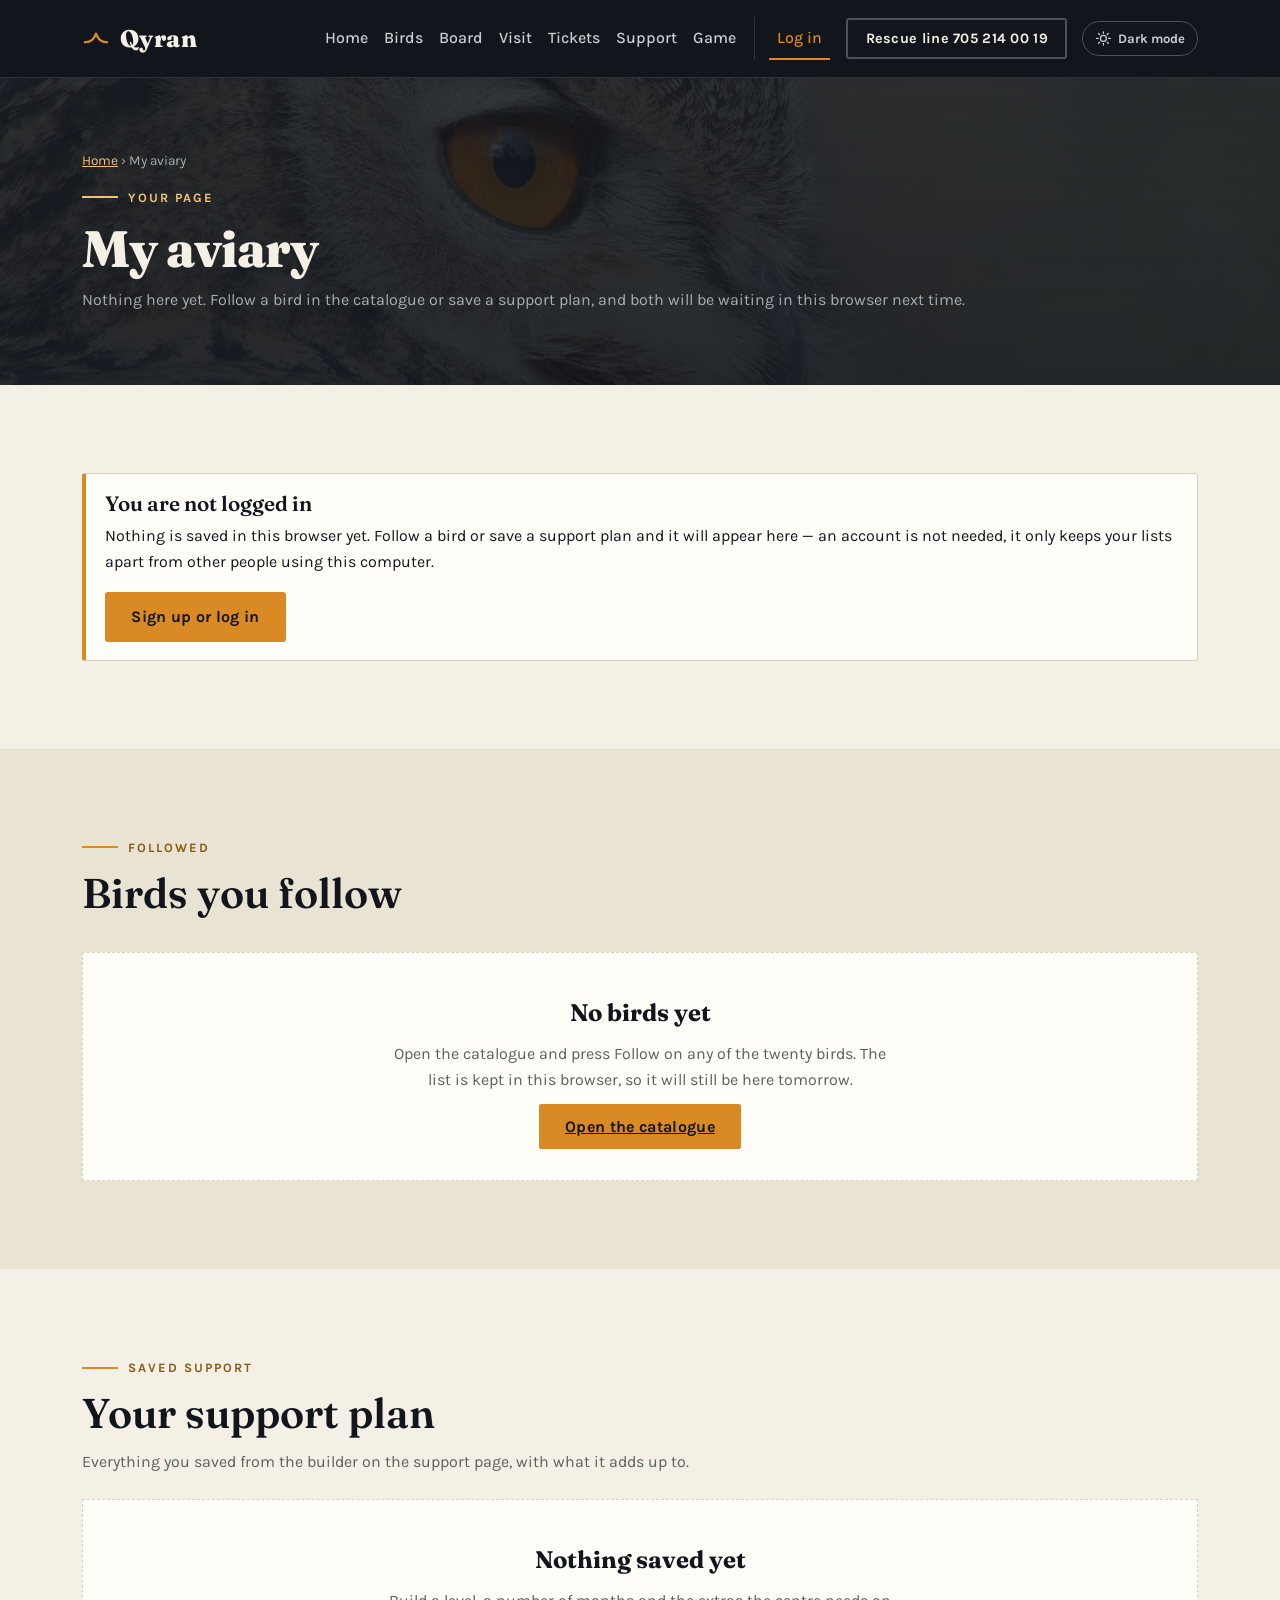
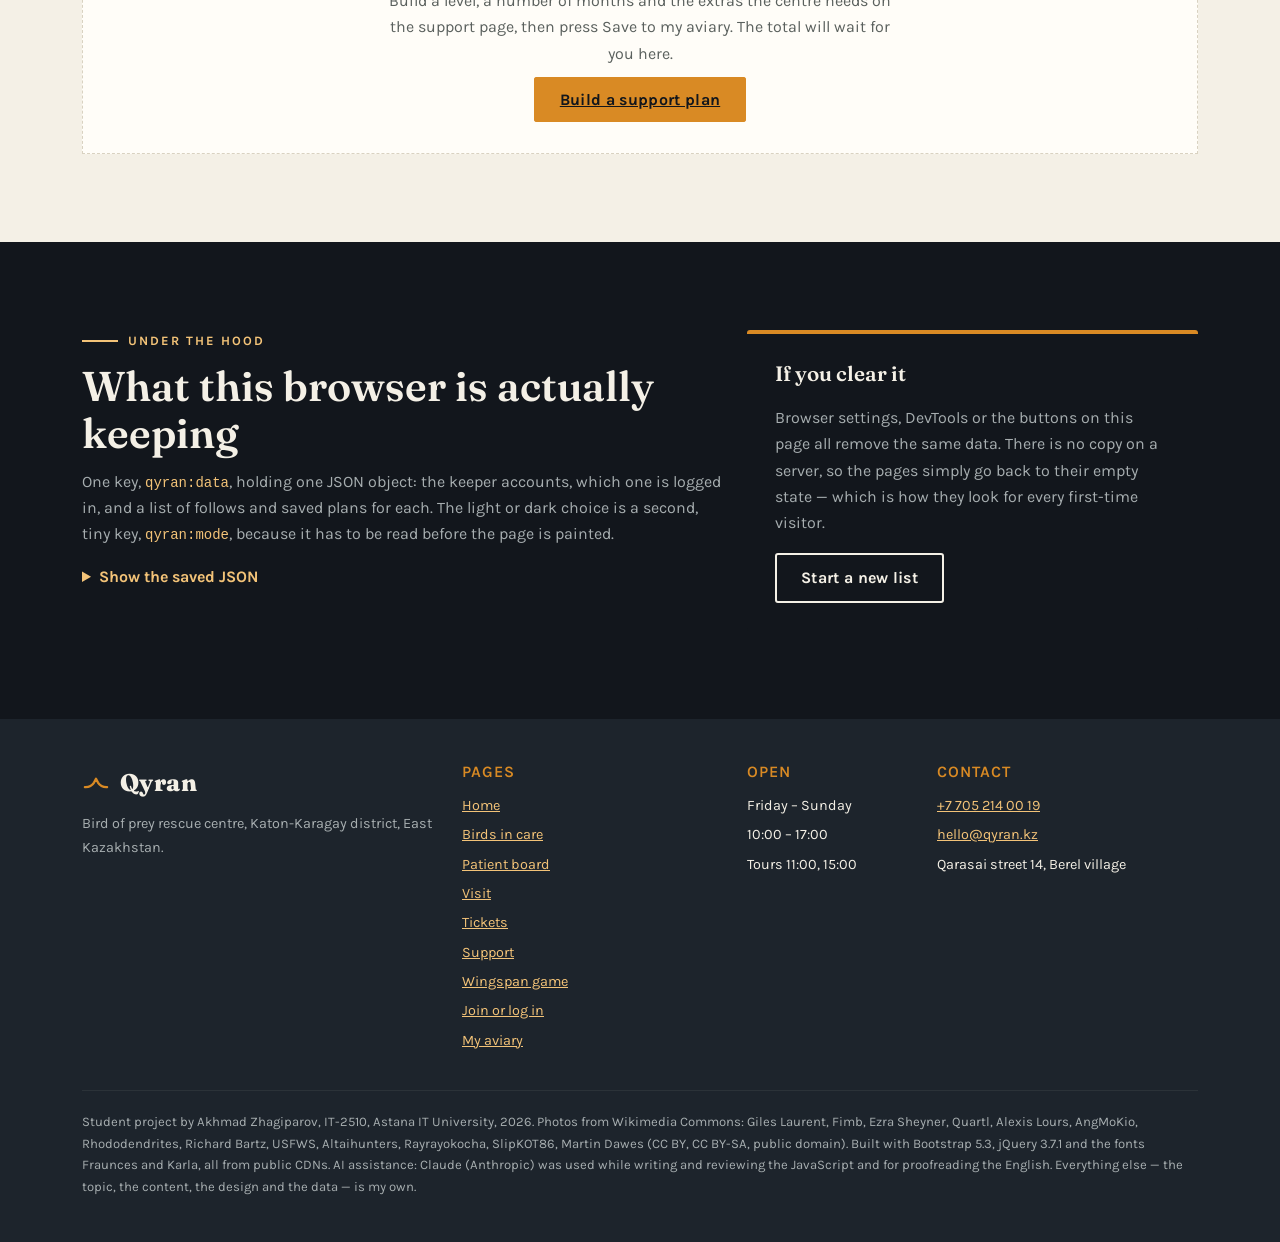
<file: profile.html>
<!DOCTYPE html>
<html lang="en">
<head>
    <meta charset="UTF-8">
    <meta name="viewport" content="width=device-width, initial-scale=1">
    <meta name="description" content="Your keeper page at the Qyran bird of prey rescue centre: the birds you follow, the support plan you saved and the total it comes to.">
    <title>My aviary - Qyran bird of prey rescue centre</title>
    <link rel="icon" href="images/favicon.svg" type="image/svg+xml">
    <link rel="preconnect" href="https://fonts.googleapis.com">
    <link rel="preconnect" href="https://fonts.gstatic.com" crossorigin>
    <link href="https://fonts.googleapis.com/css2?family=Fraunces:opsz,wght@9..144,600;9..144,800&family=Karla:wght@400;500;700&display=swap" rel="stylesheet">
    <link href="https://cdn.jsdelivr.net/npm/bootstrap@5.3.3/dist/css/bootstrap.min.css" rel="stylesheet" integrity="sha384-QWTKZyjpPEjISv5WaRU9OFeRpok6YctnYmDr5pNlyT2bRjXh0JMhjY6hW+ALEwIH" crossorigin="anonymous">
    <link rel="stylesheet" href="css/style.css">
    <script>
        (function () {
            var saved = null;
            try {
                saved = localStorage.getItem("qyran:mode");
            } catch (error) {
                saved = null;
            }
            var dark = saved ? saved === "dark" : window.matchMedia("(prefers-color-scheme: dark)").matches;
            document.documentElement.setAttribute("data-theme", dark ? "dark" : "light");
            document.documentElement.setAttribute("data-bs-theme", dark ? "dark" : "light");
        }());
    </script>
</head>
<body>
    <a class="visually-hidden-focusable qy-skip" href="#main">Skip to content</a>

    <nav class="navbar navbar-expand-xl qy-nav sticky-top" data-bs-theme="dark">
        <div class="container">
            <a class="navbar-brand qy-brand" href="index.html">
                <svg class="qy-mark" viewBox="0 0 24 24" aria-hidden="true" focusable="false">
                    <path d="M2.5 15.5c3.4.2 6-1.1 7.8-3.9L12 8.4l1.7 3.2c1.8 2.8 4.4 4.1 7.8 3.9" />
                </svg>
                <span>Qyran</span>
            </a>
            <div class="qy-nav__tools">
                <button class="qy-mode" type="button" id="qyMode" aria-pressed="false">
                    <svg class="qy-mode__sun" viewBox="0 0 24 24" aria-hidden="true" focusable="false">
                        <circle cx="12" cy="12" r="4.2" />
                        <path d="M12 2.6v2.2M12 19.2v2.2M4.4 12H2.2M21.8 12h-2.2M6.5 6.5 5 5M19 19l-1.5-1.5M17.5 6.5 19 5M5 19l1.5-1.5" />
                    </svg>
                    <svg class="qy-mode__moon" viewBox="0 0 24 24" aria-hidden="true" focusable="false">
                        <path d="M20.2 14.6A8.6 8.6 0 0 1 9.4 3.8a8.6 8.6 0 1 0 10.8 10.8z" />
                    </svg>
                    <span class="qy-mode__label">Dark mode</span>
                </button>
                <button class="navbar-toggler" type="button" data-bs-toggle="collapse" data-bs-target="#qyMenu" aria-controls="qyMenu" aria-expanded="false" aria-label="Open the menu">
                    <span class="navbar-toggler-icon"></span>
                </button>
            </div>
            <div class="collapse navbar-collapse" id="qyMenu">
                <ul class="navbar-nav ms-auto mb-2 mb-xl-0">
                    <li class="nav-item"><a class="nav-link" href="index.html">Home</a></li>
                    <li class="nav-item"><a class="nav-link" href="birds.html">Birds</a></li>
                    <li class="nav-item"><a class="nav-link" href="board.html">Board</a></li>
                    <li class="nav-item"><a class="nav-link" href="visit.html">Visit</a></li>
                    <li class="nav-item"><a class="nav-link" href="tickets.html">Tickets</a></li>
                    <li class="nav-item"><a class="nav-link" href="support.html">Support</a></li>
                    <li class="nav-item"><a class="nav-link" href="game.html">Game</a></li>
                </ul>
                <ul class="navbar-nav qy-nav__account" id="qyAccount">
                    <li class="nav-item"><a class="nav-link active" aria-current="page" href="profile.html">My aviary</a></li>
                </ul>
                <a class="btn qy-btn qy-btn--line ms-xl-3" href="tel:+77052140019">Rescue line 705 214 00 19</a>
            </div>
        </div>
    </nav>

    <main id="main">
        <header class="qy-pagehead qy-pagehead--profile">
            <div class="container">
                <p class="qy-crumb"><a href="index.html">Home</a> &rsaquo; My aviary</p>
                <p class="qy-eyebrow qy-eyebrow--light">Your page</p>
                <h1 class="qy-display" id="profile-title">My aviary</h1>
                <p class="qy-muted qy-muted--light mb-0" id="profile-lead">The birds you follow and the support plan you saved, kept by this browser.</p>
            </div>
        </header>

        <section class="qy-section">
            <div class="container">
                <div class="qy-guest" id="profile-guest" hidden>
                    <div>
                        <h2 class="qy-h3">You are not logged in</h2>
                        <p class="mb-0" id="profile-guest-text">Anything you follow or save still works and stays in this browser &mdash; an account only puts a name on it and keeps it separate from whoever else uses this computer.</p>
                    </div>
                    <a class="btn qy-btn qy-btn--solid" href="account.html">Sign up or log in</a>
                </div>

                <div class="row g-4" id="profile-card" hidden>
                    <div class="col-lg-5">
                        <div class="qy-aside qy-aside--light">
                            <h2 class="qy-aside__title">Keeper</h2>
                            <dl class="qy-facts" id="profile-facts"></dl>
                            <div class="qy-profile__actions">
                                <button type="button" class="btn qy-btn qy-btn--ghost" id="profile-out">Log out</button>
                                <button type="button" class="btn qy-btn qy-btn--ghost qy-btn--danger" id="profile-forget">Delete this account</button>
                            </div>
                            <p class="qy-hint mb-0">Deleting removes the account and its lists from this browser. It cannot be undone, because there is nowhere else to get them back from.</p>
                        </div>
                    </div>
                    <div class="col-lg-7">
                        <div class="qy-counts" id="profile-counts"></div>
                    </div>
                </div>
            </div>
        </section>

        <section class="qy-section qy-section--bone" id="followed">
            <div class="container">
                <div class="row align-items-end mb-4 g-3">
                    <div class="col-lg-8">
                        <p class="qy-eyebrow">Followed</p>
                        <h2 class="qy-h2" id="follow-head">Birds you follow</h2>
                    </div>
                    <div class="col-lg-4 text-lg-end">
                        <button type="button" class="btn qy-btn qy-btn--ghost" id="follow-clear">Clear the list</button>
                    </div>
                </div>
                <div id="follow-list"></div>
            </div>
        </section>

        <section class="qy-section" id="plan">
            <div class="container">
                <div class="row align-items-end mb-4 g-3">
                    <div class="col-lg-8">
                        <p class="qy-eyebrow">Saved support</p>
                        <h2 class="qy-h2">Your support plan</h2>
                        <p class="qy-muted mb-0">Everything you saved from the builder on the support page, with what it adds up to.</p>
                    </div>
                    <div class="col-lg-4 text-lg-end">
                        <button type="button" class="btn qy-btn qy-btn--ghost" id="plan-clear">Clear the plan</button>
                    </div>
                </div>
                <div id="plan-list"></div>
            </div>
        </section>

        <section class="qy-section qy-section--dark">
            <div class="container">
                <div class="row g-4">
                    <div class="col-lg-7">
                        <p class="qy-eyebrow qy-eyebrow--light">Under the hood</p>
                        <h2 class="qy-h2 qy-h2--light">What this browser is actually keeping</h2>
                        <p class="qy-muted qy-muted--light">One key, <code>qyran:data</code>, holding one JSON object: the keeper accounts, which one is logged in, and a list of follows and saved plans for each. The light or dark choice is a second, tiny key, <code>qyran:mode</code>, because it has to be read before the page is painted.</p>
                        <details class="qy-raw">
                            <summary>Show the saved JSON</summary>
                            <pre id="profile-json">{}</pre>
                        </details>
                    </div>
                    <div class="col-lg-5">
                        <div class="qy-aside">
                            <h2 class="qy-aside__title">If you clear it</h2>
                            <p class="qy-muted qy-muted--light">Browser settings, DevTools or the buttons on this page all remove the same data. There is no copy on a server, so the pages simply go back to their empty state &mdash; which is how they look for every first-time visitor.</p>
                            <a class="btn qy-btn qy-btn--light" href="birds.html">Start a new list</a>
                        </div>
                    </div>
                </div>
            </div>
        </section>
    </main>

    <footer class="qy-footer">
        <div class="container">
            <div class="row g-4">
                <div class="col-lg-4">
                    <p class="qy-brand qy-brand--footer">
                        <svg class="qy-mark" viewBox="0 0 24 24" aria-hidden="true" focusable="false">
                            <path d="M2.5 15.5c3.4.2 6-1.1 7.8-3.9L12 8.4l1.7 3.2c1.8 2.8 4.4 4.1 7.8 3.9" />
                        </svg>
                        <span>Qyran</span>
                    </p>
                    <p class="qy-muted qy-muted--light">Bird of prey rescue centre, Katon-Karagay district, East Kazakhstan.</p>
                </div>
                <div class="col-6 col-lg-3">
                    <h3>Pages</h3>
                    <ul>
                        <li><a href="index.html">Home</a></li>
                        <li><a href="birds.html">Birds in care</a></li>
                        <li><a href="board.html">Patient board</a></li>
                        <li><a href="visit.html">Visit</a></li>
                        <li><a href="tickets.html">Tickets</a></li>
                        <li><a href="support.html">Support</a></li>
                        <li><a href="game.html">Wingspan game</a></li>
                        <li><a href="account.html">Join or log in</a></li>
                        <li><a href="profile.html">My aviary</a></li>
                    </ul>
                </div>
                <div class="col-6 col-lg-2">
                    <h3>Open</h3>
                    <ul>
                        <li>Friday &ndash; Sunday</li>
                        <li>10:00 &ndash; 17:00</li>
                        <li>Tours 11:00, 15:00</li>
                    </ul>
                </div>
                <div class="col-lg-3">
                    <h3>Contact</h3>
                    <ul>
                        <li><a href="tel:+77052140019">+7 705 214 00 19</a></li>
                        <li><a href="mailto:hello@qyran.kz">hello@qyran.kz</a></li>
                        <li>Qarasai street 14, Berel village</li>
                    </ul>
                </div>
            </div>
            <p class="qy-bottom mb-0">Student project by Akhmad Zhagiparov, IT-2510, Astana IT University, 2026. Photos from Wikimedia Commons: Giles Laurent, Fimb, Ezra Sheyner, Quartl, Alexis Lours, AngMoKio, Rhododendrites, Richard Bartz, USFWS, Altaihunters, Rayrayokocha, SlipKOT86, Martin Dawes (CC BY, CC BY-SA, public domain). Built with Bootstrap 5.3, jQuery 3.7.1 and the fonts Fraunces and Karla, all from public CDNs. AI assistance: Claude (Anthropic) was used while writing and reviewing the JavaScript and for proofreading the English. Everything else — the topic, the content, the design and the data — is my own.</p>
        </div>
    </footer>

    <script src="https://cdn.jsdelivr.net/npm/bootstrap@5.3.3/dist/js/bootstrap.bundle.min.js" integrity="sha384-YvpcrYf0tY3lHB60NNkmXc5s9fDVZLESaAA55NDzOxhy9GkcIdslK1eN7N6jIeHz" crossorigin="anonymous"></script>
    <script src="https://code.jquery.com/jquery-3.7.1.min.js" integrity="sha256-/JqT3SQfawRcv/BIHPThkBvs0OEvtFFmqPF/lYI/Cxo=" crossorigin="anonymous"></script>
    <script>window.jQuery || document.write('<script src="js/vendor/jquery-3.7.1.min.js"><\/script>');</script>
    <script src="js/theme.js"></script>
    <script src="js/store.js"></script>
    <script src="js/data.js"></script>
    <script src="js/profile.js"></script>
    <script src="js/effects.js"></script>
</body>
</html>
</file>
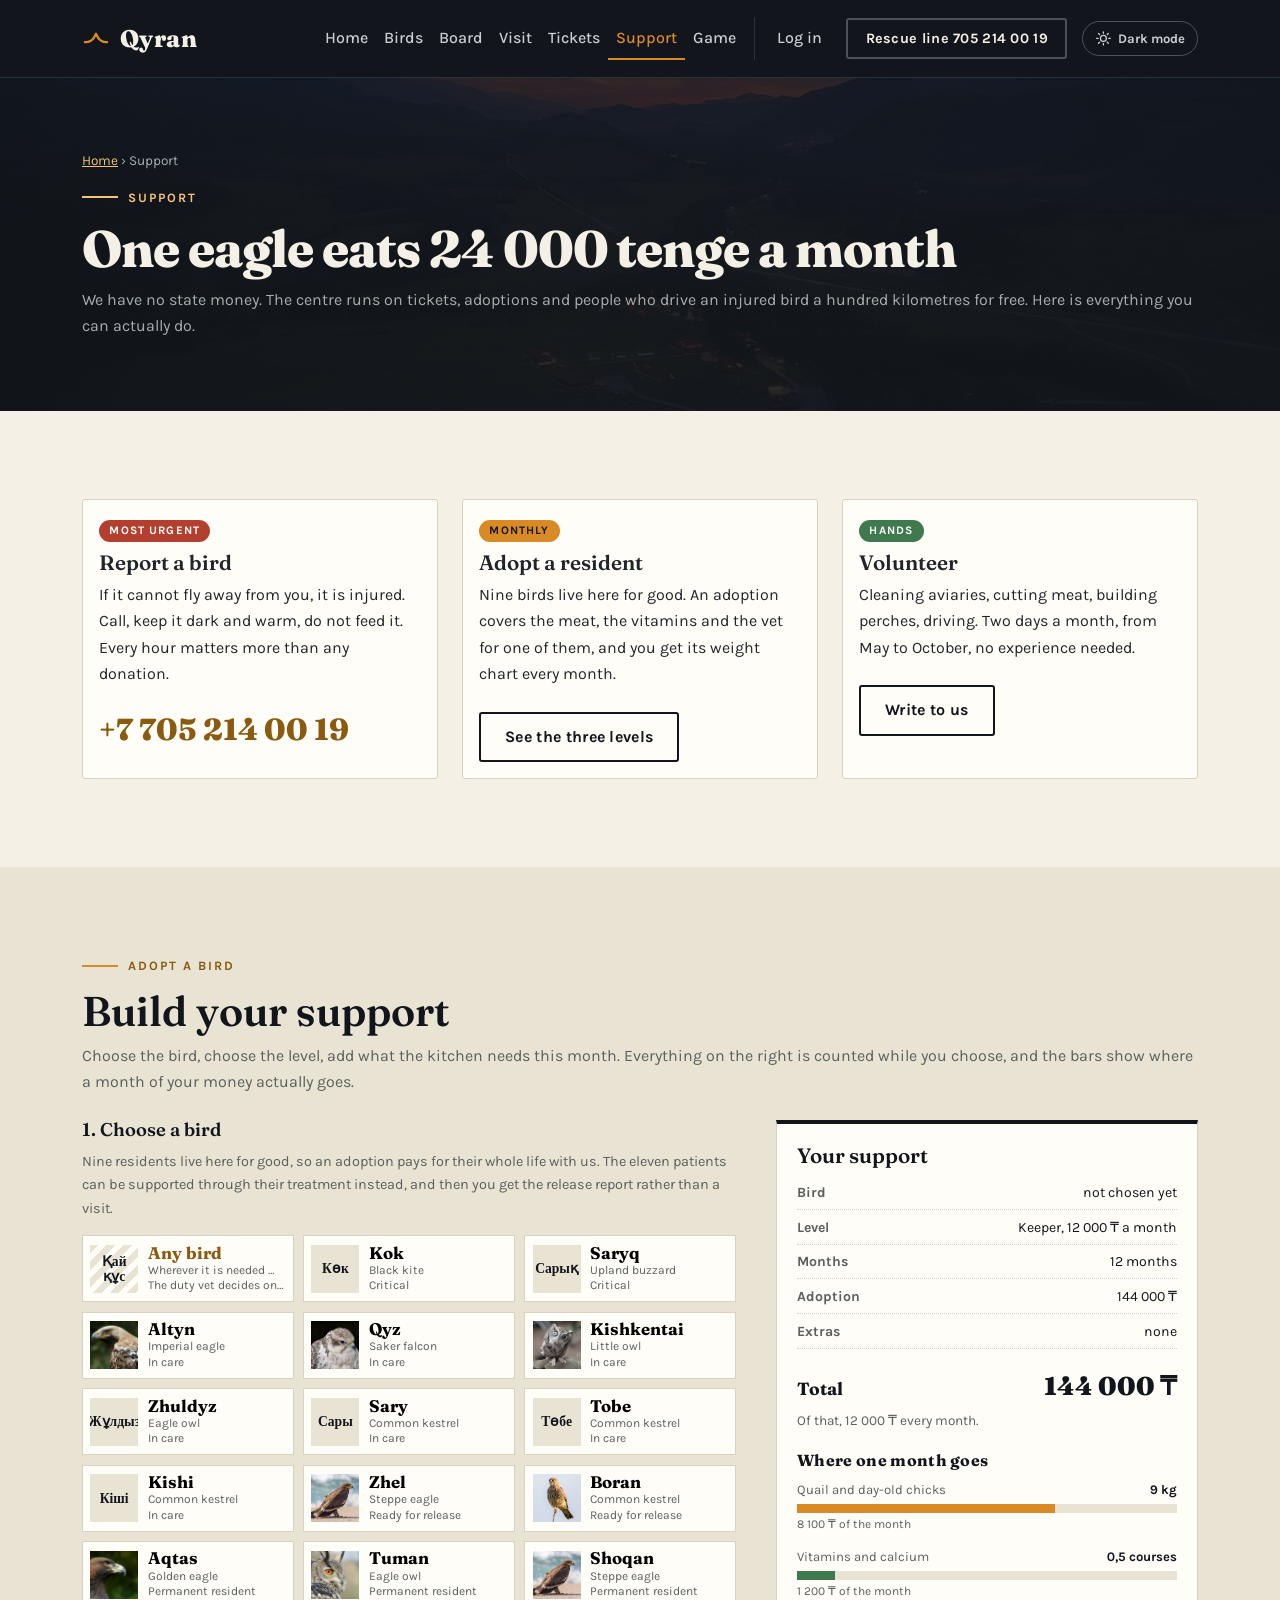
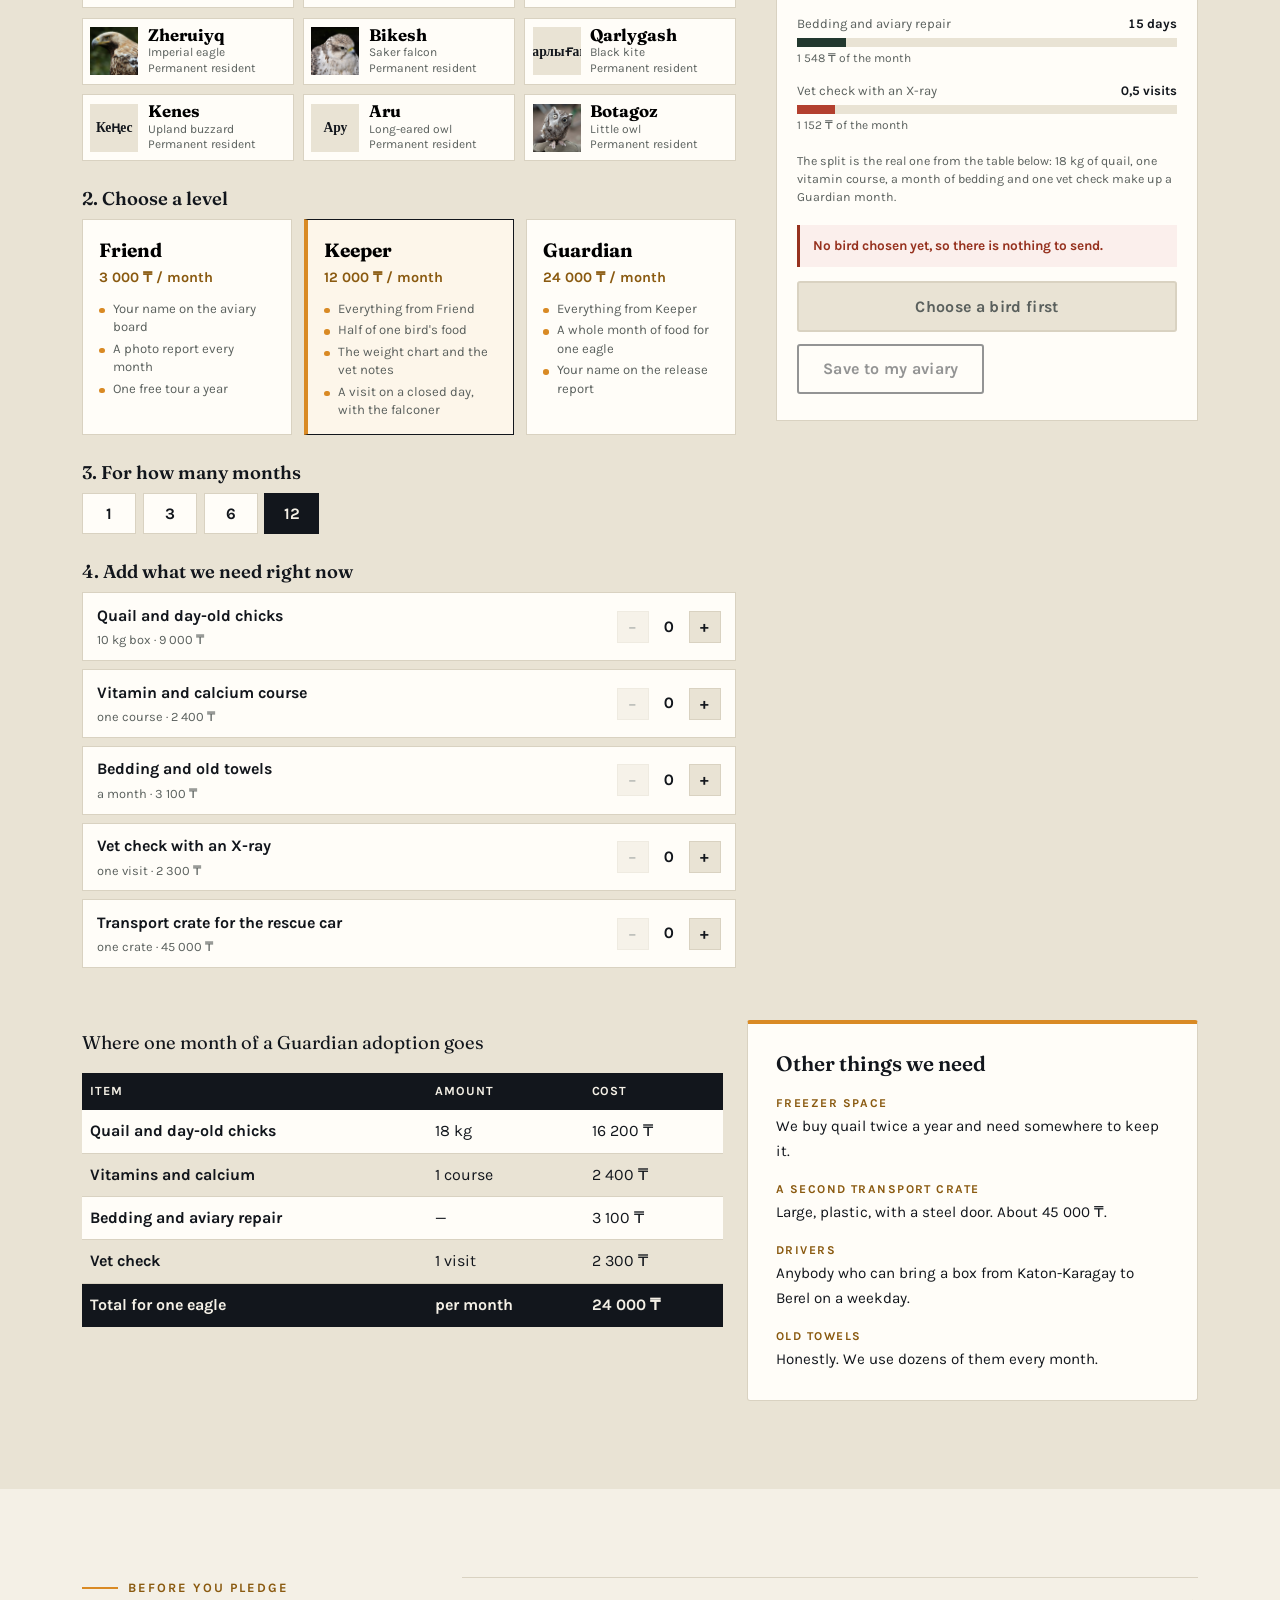
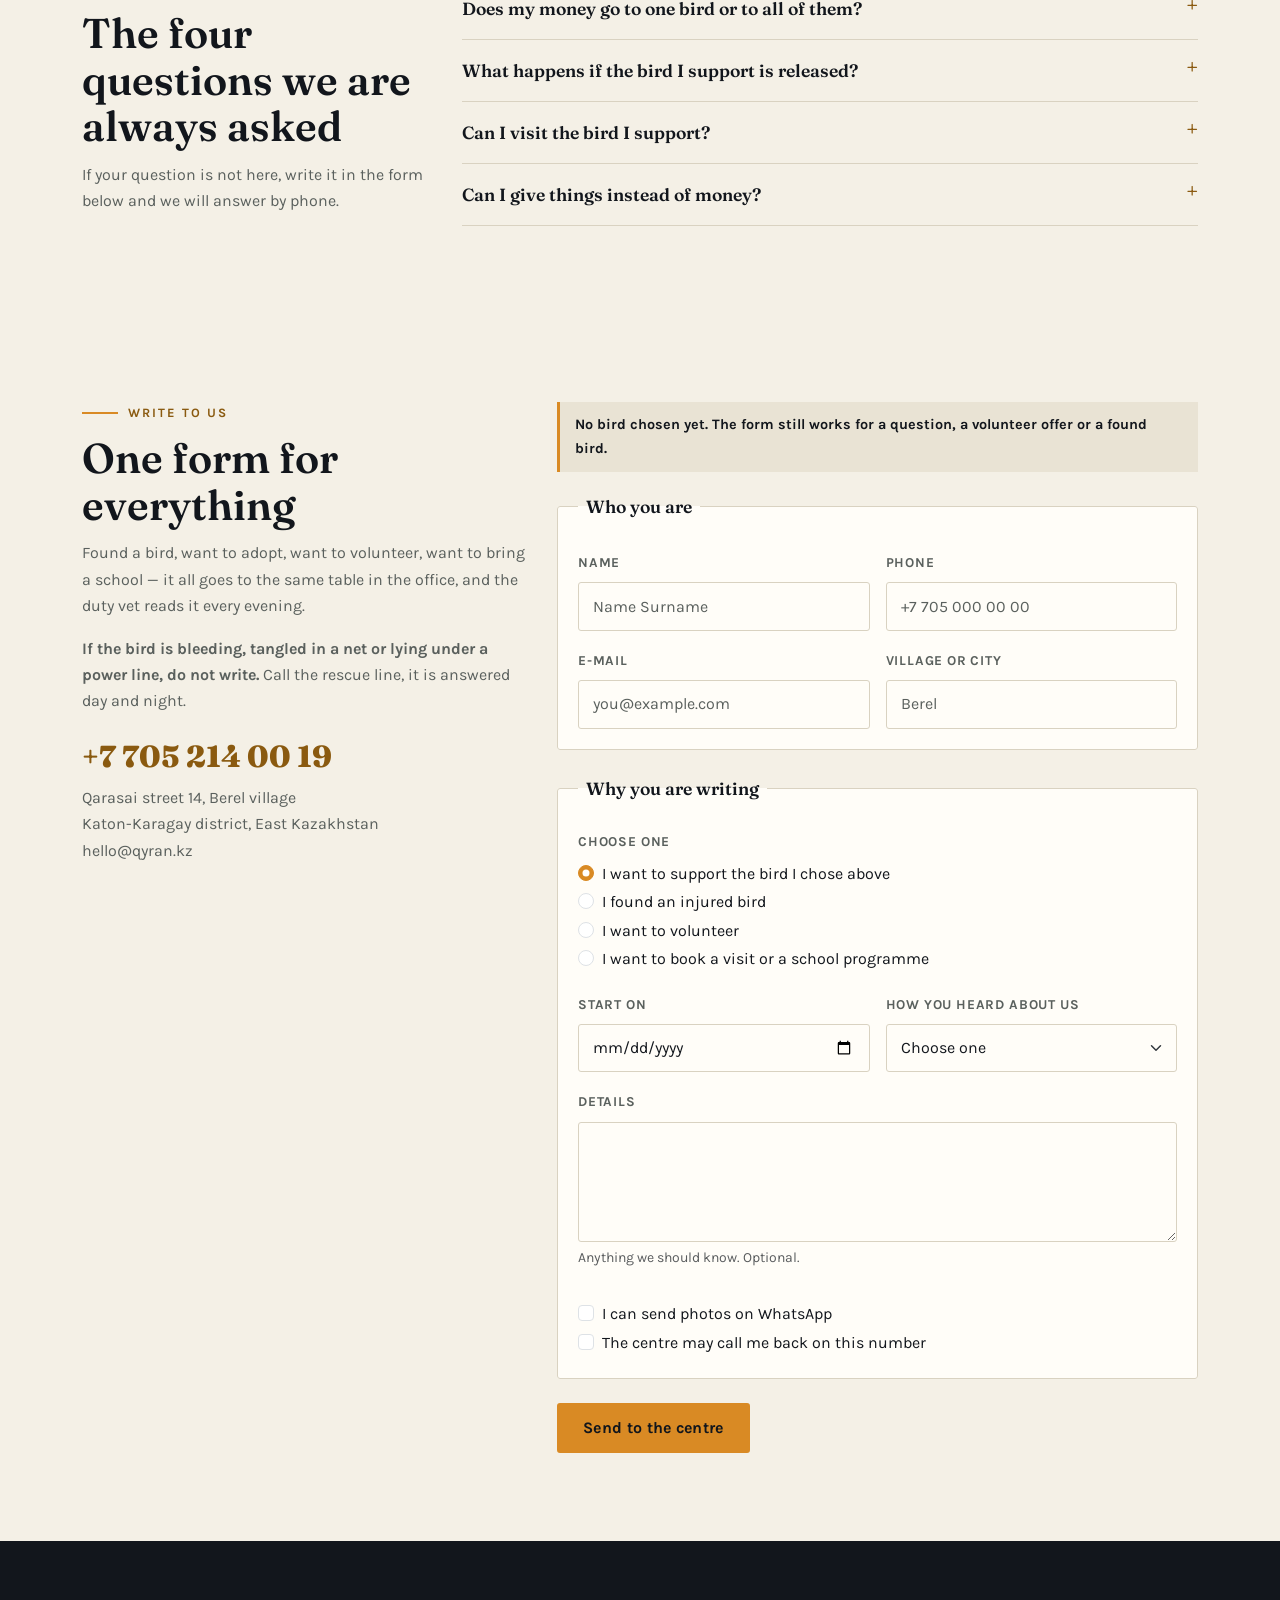
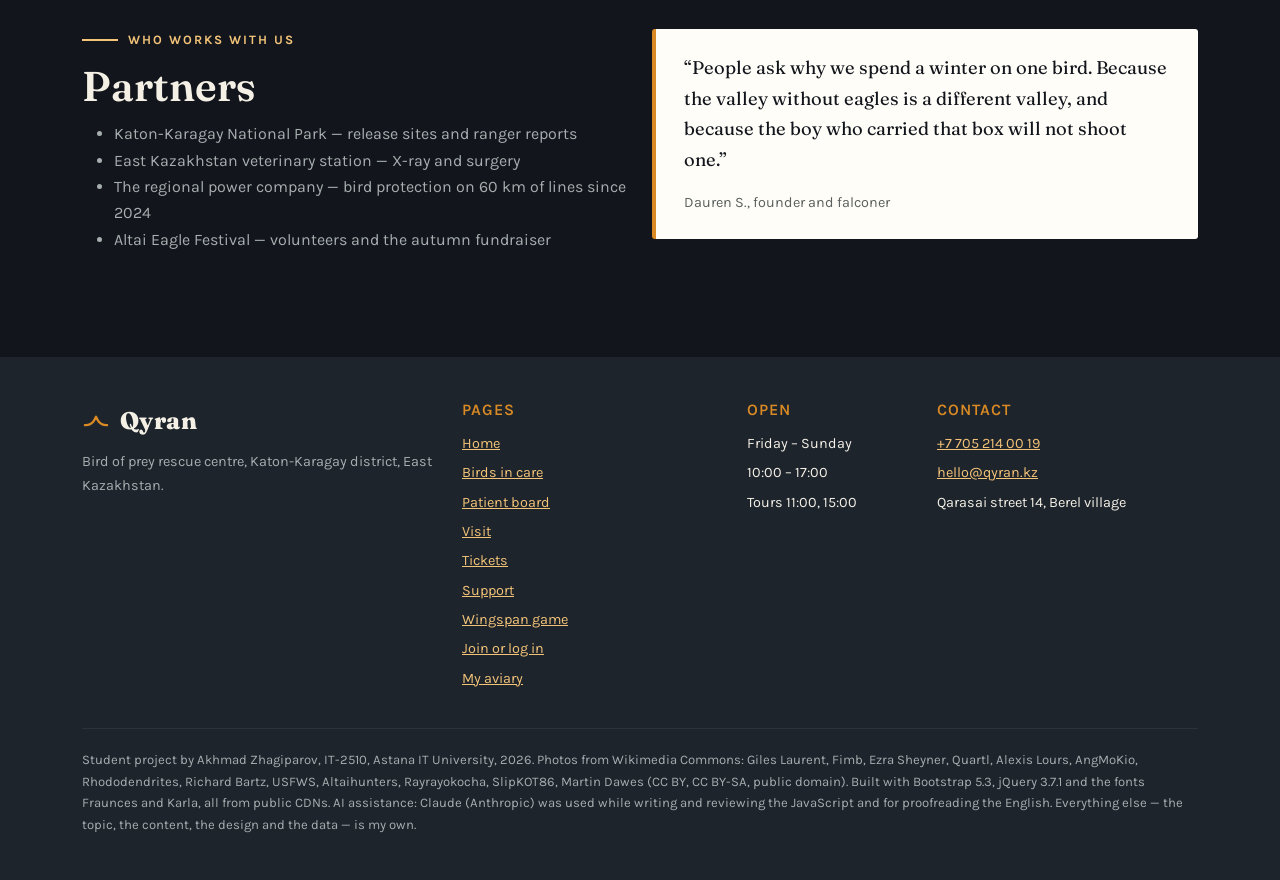
<file: support.html>
<!DOCTYPE html>
<html lang="en">
<head>
    <meta charset="UTF-8">
    <meta name="viewport" content="width=device-width, initial-scale=1">
    <meta name="description" content="Support the Qyran rescue centre: report an injured bird, adopt one of the nine permanent residents, volunteer in the Altai or help with food and medicine.">
    <title>Support and contact - Qyran rescue centre</title>
    <link rel="icon" href="images/favicon.svg" type="image/svg+xml">
    <link rel="preconnect" href="https://fonts.googleapis.com">
    <link rel="preconnect" href="https://fonts.gstatic.com" crossorigin>
    <link href="https://fonts.googleapis.com/css2?family=Fraunces:opsz,wght@9..144,600;9..144,800&family=Karla:wght@400;500;700&display=swap" rel="stylesheet">
    <link href="https://cdn.jsdelivr.net/npm/bootstrap@5.3.3/dist/css/bootstrap.min.css" rel="stylesheet" integrity="sha384-QWTKZyjpPEjISv5WaRU9OFeRpok6YctnYmDr5pNlyT2bRjXh0JMhjY6hW+ALEwIH" crossorigin="anonymous">
    <link rel="stylesheet" href="css/style.css">
    <script>
        (function () {
            var saved = null;
            try {
                saved = localStorage.getItem("qyran:mode");
            } catch (error) {
                saved = null;
            }
            var dark = saved ? saved === "dark" : window.matchMedia("(prefers-color-scheme: dark)").matches;
            document.documentElement.setAttribute("data-theme", dark ? "dark" : "light");
            document.documentElement.setAttribute("data-bs-theme", dark ? "dark" : "light");
        }());
    </script>
</head>
<body>
    <a class="visually-hidden-focusable qy-skip" href="#main">Skip to content</a>

    <nav class="navbar navbar-expand-xl qy-nav sticky-top" data-bs-theme="dark">
        <div class="container">
            <a class="navbar-brand qy-brand" href="index.html">
                <svg class="qy-mark" viewBox="0 0 24 24" aria-hidden="true" focusable="false">
                    <path d="M2.5 15.5c3.4.2 6-1.1 7.8-3.9L12 8.4l1.7 3.2c1.8 2.8 4.4 4.1 7.8 3.9" />
                </svg>
                <span>Qyran</span>
            </a>
            <div class="qy-nav__tools">
                <button class="qy-mode" type="button" id="qyMode" aria-pressed="false">
                    <svg class="qy-mode__sun" viewBox="0 0 24 24" aria-hidden="true" focusable="false">
                        <circle cx="12" cy="12" r="4.2" />
                        <path d="M12 2.6v2.2M12 19.2v2.2M4.4 12H2.2M21.8 12h-2.2M6.5 6.5 5 5M19 19l-1.5-1.5M17.5 6.5 19 5M5 19l1.5-1.5" />
                    </svg>
                    <svg class="qy-mode__moon" viewBox="0 0 24 24" aria-hidden="true" focusable="false">
                        <path d="M20.2 14.6A8.6 8.6 0 0 1 9.4 3.8a8.6 8.6 0 1 0 10.8 10.8z" />
                    </svg>
                    <span class="qy-mode__label">Dark mode</span>
                </button>
                <button class="navbar-toggler" type="button" data-bs-toggle="collapse" data-bs-target="#qyMenu" aria-controls="qyMenu" aria-expanded="false" aria-label="Open the menu">
                    <span class="navbar-toggler-icon"></span>
                </button>
            </div>
            <div class="collapse navbar-collapse" id="qyMenu">
                <ul class="navbar-nav ms-auto mb-2 mb-xl-0">
                    <li class="nav-item"><a class="nav-link" href="index.html">Home</a></li>
                    <li class="nav-item"><a class="nav-link" href="birds.html">Birds</a></li>
                    <li class="nav-item"><a class="nav-link" href="board.html">Board</a></li>
                    <li class="nav-item"><a class="nav-link" href="visit.html">Visit</a></li>
                    <li class="nav-item"><a class="nav-link" href="tickets.html">Tickets</a></li>
                    <li class="nav-item"><a class="nav-link active" aria-current="page" href="support.html">Support</a></li>
                    <li class="nav-item"><a class="nav-link" href="game.html">Game</a></li>
                </ul>
                <ul class="navbar-nav qy-nav__account" id="qyAccount">
                    <li class="nav-item"><a class="nav-link" href="account.html">Log in</a></li>
                </ul>
                <a class="btn qy-btn qy-btn--line ms-xl-3" href="tel:+77052140019">Rescue line 705 214 00 19</a>
            </div>
        </div>
    </nav>

    <main id="main">
        <header class="qy-pagehead qy-pagehead--support">
            <div class="container">
                <p class="qy-crumb"><a href="index.html">Home</a> &rsaquo; Support</p>
                <p class="qy-eyebrow qy-eyebrow--light">Support</p>
                <h1 class="qy-display">One eagle eats 24 000 tenge a month</h1>
                <p class="qy-muted qy-muted--light mb-0">We have no state money. The centre runs on tickets, adoptions and people who drive an injured bird a hundred kilometres for free. Here is everything you can actually do.</p>
            </div>
        </header>

        <section class="qy-section">
            <div class="container">
                <h2 class="visually-hidden">Three ways to help</h2>
                <div class="row row-cols-1 row-cols-md-3 g-4">
                    <div class="col">
                        <article class="card qy-card h-100">
                            <div class="card-body">
                                <p class="mb-2"><span class="qy-chip qy-chip--crit">Most urgent</span></p>
                                <h2 class="qy-h3">Report a bird</h2>
                                <p>If it cannot fly away from you, it is injured. Call, keep it dark and warm, do not feed it. Every hour matters more than any donation.</p>
                                <p class="qy-phone mb-0">+7 705 214 00 19</p>
                            </div>
                        </article>
                    </div>
                    <div class="col">
                        <article class="card qy-card h-100">
                            <div class="card-body">
                                <p class="mb-2"><span class="qy-chip qy-chip--care">Monthly</span></p>
                                <h2 class="qy-h3">Adopt a resident</h2>
                                <p>Nine birds live here for good. An adoption covers the meat, the vitamins and the vet for one of them, and you get its weight chart every month.</p>
                                <a class="btn qy-btn qy-btn--ghost mt-2" href="#adopt">See the three levels</a>
                            </div>
                        </article>
                    </div>
                    <div class="col">
                        <article class="card qy-card h-100">
                            <div class="card-body">
                                <p class="mb-2"><span class="qy-chip qy-chip--ready">Hands</span></p>
                                <h2 class="qy-h3">Volunteer</h2>
                                <p>Cleaning aviaries, cutting meat, building perches, driving. Two days a month, from May to October, no experience needed.</p>
                                <a class="btn qy-btn qy-btn--ghost mt-2" href="#report">Write to us</a>
                            </div>
                        </article>
                    </div>
                </div>
            </div>
        </section>

        <section class="qy-section qy-section--bone" id="adopt">
            <div class="container">
                <p class="qy-eyebrow">Adopt a bird</p>
                <h2 class="qy-h2 mb-2">Build your support</h2>
                <p class="qy-muted mb-4">Choose the bird, choose the level, add what the kitchen needs this month. Everything on the right is counted while you choose, and the bars show where a month of your money actually goes.</p>

                <div class="adopt">
                    <div class="adopt__picker">
                        <h3 class="qy-h3 adopt__step">1. Choose a bird</h3>
                        <p class="qy-muted adopt__hint">Nine residents live here for good, so an adoption pays for their whole life with us. The eleven patients can be supported through their treatment instead, and then you get the release report rather than a visit.</p>
                        <div class="adopt__birds" id="adopt-birds"></div>

                        <h3 class="qy-h3 adopt__step">2. Choose a level</h3>
                        <div class="adopt__levels" id="adopt-levels"></div>

                        <h3 class="qy-h3 adopt__step">3. For how many months</h3>
                        <div class="adopt__months" id="adopt-months" role="group" aria-label="For how many months">
                            <label class="adopt__month"><input type="radio" name="months" value="1"> 1</label>
                            <label class="adopt__month"><input type="radio" name="months" value="3"> 3</label>
                            <label class="adopt__month"><input type="radio" name="months" value="6"> 6</label>
                            <label class="adopt__month"><input type="radio" name="months" value="12" checked> 12</label>
                        </div>

                        <h3 class="qy-h3 adopt__step">4. Add what we need right now</h3>
                        <div class="adopt__extras" id="adopt-extras"></div>
                        <p class="qy-hint" id="adopt-cap" role="status" hidden>Nine of one thing is the most this form takes. For a bigger delivery call the centre and ask for Dauren.</p>
                    </div>

                    <aside class="adopt__summary" aria-label="Your support">
                        <h3 class="adopt__summary-title">Your support</h3>
                        <dl class="adopt__lines" id="adopt-lines"></dl>

                        <p class="adopt__total-row">
                            <span>Total</span>
                            <strong id="adopt-total">0&nbsp;&#8376;</strong>
                        </p>
                        <p class="adopt__monthly">Of that, <span id="adopt-monthly">0&nbsp;&#8376;</span> every month.</p>

                        <h4 class="adopt__spend-title">Where one month goes</h4>
                        <div class="spend" id="adopt-spend"></div>
                        <p class="adopt__source">The split is the real one from the table below: 18 kg of quail, one vitamin course, a month of bedding and one vet check make up a Guardian month.</p>

                        <p class="adopt__warning" id="adopt-warning">No bird chosen yet, so there is nothing to send.</p>
                        <a class="btn qy-btn qy-btn--solid adopt__next is-off" id="adopt-next" href="#pledge" aria-describedby="adopt-warning">Choose a bird first</a>

                        <div class="adopt__keep">
                            <button type="button" class="btn qy-btn qy-btn--ghost" id="adopt-save">Save to my aviary</button>
                            <button type="button" class="qy-follow" id="adopt-follow" aria-pressed="false" hidden>
                                <svg viewBox="0 0 24 24" aria-hidden="true" focusable="false">
                                    <path d="M6.5 3.5h11v17l-5.5-3.8-5.5 3.8z" />
                                </svg>
                                <span class="qy-follow__text">Follow</span>
                            </button>
                        </div>
                        <p class="qy-hint" id="adopt-saved" role="status"></p>
                    </aside>
                </div>

                <div class="row g-4 gy-5 mt-1">
                    <div class="col-lg-7">
                        <div class="table-responsive">
                            <table class="table qy-table qy-table--total">
                                <caption>Where one month of a Guardian adoption goes</caption>
                                <thead>
                                    <tr>
                                        <th scope="col">Item</th>
                                        <th scope="col">Amount</th>
                                        <th scope="col">Cost</th>
                                    </tr>
                                </thead>
                                <tbody>
                                    <tr>
                                        <th scope="row">Quail and day-old chicks</th>
                                        <td>18 kg</td>
                                        <td>16 200 &#8376;</td>
                                    </tr>
                                    <tr>
                                        <th scope="row">Vitamins and calcium</th>
                                        <td>1 course</td>
                                        <td>2 400 &#8376;</td>
                                    </tr>
                                    <tr>
                                        <th scope="row">Bedding and aviary repair</th>
                                        <td>&mdash;</td>
                                        <td>3 100 &#8376;</td>
                                    </tr>
                                    <tr>
                                        <th scope="row">Vet check</th>
                                        <td>1 visit</td>
                                        <td>2 300 &#8376;</td>
                                    </tr>
                                </tbody>
                                <tfoot>
                                    <tr>
                                        <th scope="row">Total for one eagle</th>
                                        <td>per month</td>
                                        <td>24 000 &#8376;</td>
                                    </tr>
                                </tfoot>
                            </table>
                        </div>
                    </div>
                    <div class="col-lg-5">
                        <div class="qy-aside qy-aside--light">
                            <h3 class="qy-aside__title">Other things we need</h3>
                            <dl class="qy-facts">
                                <dt>Freezer space</dt>
                                <dd>We buy quail twice a year and need somewhere to keep it.</dd>
                                <dt>A second transport crate</dt>
                                <dd>Large, plastic, with a steel door. About 45 000 &#8376;.</dd>
                                <dt>Drivers</dt>
                                <dd>Anybody who can bring a box from Katon-Karagay to Berel on a weekday.</dd>
                                <dt>Old towels</dt>
                                <dd>Honestly. We use dozens of them every month.</dd>
                            </dl>
                        </div>
                    </div>
                </div>
            </div>
        </section>

        <section class="qy-section" id="questions">
            <div class="container">
                <div class="row g-4 gy-5">
                    <div class="col-lg-4">
                        <p class="qy-eyebrow">Before you pledge</p>
                        <h2 class="qy-h2">The four questions we are always asked</h2>
                        <p class="qy-muted mb-0">If your question is not here, write it in the form below and we will answer by phone.</p>
                    </div>
                    <div class="col-lg-8">
                        <div class="qy-acc">
                            <div class="qy-acc__item">
                                <button type="button" class="qy-acc__head" aria-expanded="false">Does my money go to one bird or to all of them?</button>
                                <div class="qy-acc__panel">
                                    <p>To the bird you choose, and the monthly report is about that bird: its weight, what it ate, what the vet wrote. The only shared part is the kitchen &mdash; we buy quail for the whole centre twice a year and take your bird&rsquo;s share out of it.</p>
                                </div>
                            </div>
                            <div class="qy-acc__item">
                                <button type="button" class="qy-acc__head" aria-expanded="false">What happens if the bird I support is released?</button>
                                <div class="qy-acc__panel">
                                    <p>You get the release report with the date, the ring number and the place, and your name is on it. After that you can move the support to another patient or stop it &mdash; a released bird costs us nothing, which is the whole point.</p>
                                </div>
                            </div>
                            <div class="qy-acc__item">
                                <button type="button" class="qy-acc__head" aria-expanded="false">Can I visit the bird I support?</button>
                                <div class="qy-acc__panel">
                                    <p>The three residents, yes: Keeper and Guardian include a visit on a closed day, with the falconer. The nine patients, no. A wild bird that gets used to a human face cannot be released, and that is more important than any visit.</p>
                                </div>
                            </div>
                            <div class="qy-acc__item">
                                <button type="button" class="qy-acc__head" aria-expanded="false">Can I give things instead of money?</button>
                                <div class="qy-acc__panel">
                                    <p>Yes, and the list is in step 4 above: quail, vitamins, bedding, a vet visit, a transport crate. Old towels and freezer space are always needed too &mdash; write to us and we will tell you where to bring them.</p>
                                </div>
                            </div>
                        </div>
                    </div>
                </div>
            </div>
        </section>

        <section class="qy-section" id="report">
            <div class="container">
                <div class="row g-4 gy-5">
                    <div class="col-lg-5">
                        <p class="qy-eyebrow">Write to us</p>
                        <h2 class="qy-h2">One form for everything</h2>
                        <p class="qy-muted">Found a bird, want to adopt, want to volunteer, want to bring a school &mdash; it all goes to the same table in the office, and the duty vet reads it every evening.</p>
                        <p class="qy-muted"><strong>If the bird is bleeding, tangled in a net or lying under a power line, do not write.</strong> Call the rescue line, it is answered day and night.</p>
                        <p class="qy-phone mb-1">+7 705 214 00 19</p>
                        <p class="qy-muted mb-0">Qarasai street 14, Berel village<br>Katon-Karagay district, East Kazakhstan<br>hello@qyran.kz</p>
                    </div>

                    <div class="col-lg-7" id="pledge">
                        <p class="qy-chosen" id="pledge-summary"></p>

                        <form class="qy-form" id="pledge-form" action="#" method="get" novalidate>
                            <fieldset>
                                <legend>Who you are</legend>
                                <div class="row g-3">
                                    <div class="col-md-6">
                                        <label for="name" class="form-label">Name</label>
                                        <input type="text" class="form-control" id="name" name="name" placeholder="Name Surname" maxlength="60" aria-describedby="err-name">
                                        <p class="qy-error" id="err-name" role="alert" hidden></p>
                                    </div>
                                    <div class="col-md-6">
                                        <label for="phone" class="form-label">Phone</label>
                                        <input type="tel" class="form-control" id="phone" name="phone" placeholder="+7 705 000 00 00" aria-describedby="err-phone">
                                        <p class="qy-error" id="err-phone" role="alert" hidden></p>
                                    </div>
                                    <div class="col-md-6">
                                        <label for="email" class="form-label">E-mail</label>
                                        <input type="email" class="form-control" id="email" name="email" placeholder="you@example.com" aria-describedby="err-email">
                                        <p class="qy-error" id="err-email" role="alert" hidden></p>
                                    </div>
                                    <div class="col-md-6">
                                        <label for="village" class="form-label">Village or city</label>
                                        <input type="text" class="form-control" id="village" name="village" placeholder="Berel" maxlength="40" aria-describedby="err-village">
                                        <p class="qy-error" id="err-village" role="alert" hidden></p>
                                    </div>
                                </div>
                            </fieldset>

                            <fieldset>
                                <legend>Why you are writing</legend>
                                <div class="row g-3">
                                    <div class="col-12">
                                        <p class="form-label mb-2">Choose one</p>
                                        <div class="form-check">
                                            <input class="form-check-input" type="radio" name="topic" id="topic-adopt" value="adopt" checked>
                                            <label class="form-check-label" for="topic-adopt">I want to support the bird I chose above</label>
                                        </div>
                                        <div class="form-check">
                                            <input class="form-check-input" type="radio" name="topic" id="topic-bird" value="bird">
                                            <label class="form-check-label" for="topic-bird">I found an injured bird</label>
                                        </div>
                                        <div class="form-check">
                                            <input class="form-check-input" type="radio" name="topic" id="topic-volunteer" value="volunteer">
                                            <label class="form-check-label" for="topic-volunteer">I want to volunteer</label>
                                        </div>
                                        <div class="form-check">
                                            <input class="form-check-input" type="radio" name="topic" id="topic-visit" value="visit">
                                            <label class="form-check-label" for="topic-visit">I want to book a visit or a school programme</label>
                                        </div>
                                    </div>
                                    <div class="col-md-6">
                                        <label for="when" class="form-label">Start on</label>
                                        <input type="date" class="form-control" id="when" name="when" min="2026-11-10" max="2027-12-31" aria-describedby="err-when">
                                        <p class="qy-error" id="err-when" role="alert" hidden></p>
                                    </div>
                                    <div class="col-md-6">
                                        <label for="hear" class="form-label">How you heard about us</label>
                                        <select class="form-select" id="hear" name="hear" aria-describedby="err-hear">
                                            <option value="">Choose one</option>
                                            <option value="tour">I was on a tour</option>
                                            <option value="school">Through a school or a university</option>
                                            <option value="instagram">Instagram or YouTube</option>
                                            <option value="ranger">From a ranger or a vet</option>
                                            <option value="festival">At the Altai Eagle Festival</option>
                                            <option value="other">Somewhere else</option>
                                        </select>
                                        <p class="qy-error" id="err-hear" role="alert" hidden></p>
                                    </div>
                                    <div class="col-12">
                                        <label for="message" class="form-label">Details</label>
                                        <textarea class="form-control" id="message" name="message" rows="4" maxlength="600" aria-describedby="message-hint err-message"></textarea>
                                        <p class="form-text" id="message-hint">Anything we should know. Optional.</p>
                                        <p class="qy-error" id="err-message" role="alert" hidden></p>
                                    </div>
                                    <div class="col-12">
                                        <div class="form-check">
                                            <input class="form-check-input" type="checkbox" id="photos" name="photos" value="yes">
                                            <label class="form-check-label" for="photos">I can send photos on WhatsApp</label>
                                        </div>
                                        <div class="form-check">
                                            <input class="form-check-input" type="checkbox" id="agree" name="agree" aria-describedby="err-agree">
                                            <label class="form-check-label" for="agree">The centre may call me back on this number</label>
                                        </div>
                                        <p class="qy-error" id="err-agree" role="alert" hidden></p>
                                    </div>
                                </div>
                            </fieldset>

                            <button type="submit" class="btn qy-btn qy-btn--solid">Send to the centre</button>
                        </form>

                        <div class="qy-done" id="pledge-done" hidden>
                            <p class="qy-done__tag">Sent</p>
                            <h3 class="qy-done__title" id="pledge-done-title">Thank you.</h3>
                            <p class="qy-done__text">Nothing is charged on this page &mdash; it is a student project without a backend. In the real centre the duty vet reads the table every evening and calls back within a day.</p>
                            <dl class="adopt__lines" id="pledge-done-lines"></dl>
                            <button type="button" class="btn qy-btn qy-btn--ghost" id="pledge-again">Send another one</button>
                        </div>
                    </div>
                    </div>
            </div>
        </section>

        <section class="qy-section qy-section--dark">
            <div class="container">
                <div class="row g-4 gy-5">
                    <div class="col-lg-6">
                        <p class="qy-eyebrow qy-eyebrow--light">Who works with us</p>
                        <h2 class="qy-h2 qy-h2--light">Partners</h2>
                        <ul class="qy-muted qy-muted--light">
                            <li>Katon-Karagay National Park &mdash; release sites and ranger reports</li>
                            <li>East Kazakhstan veterinary station &mdash; X-ray and surgery</li>
                            <li>The regional power company &mdash; bird protection on 60 km of lines since 2024</li>
                            <li>Altai Eagle Festival &mdash; volunteers and the autumn fundraiser</li>
                        </ul>
                    </div>
                    <div class="col-lg-6">
                        <blockquote class="qy-quote">
                            <p>&ldquo;People ask why we spend a winter on one bird. Because the valley without eagles is a different valley, and because the boy who carried that box will not shoot one.&rdquo;</p>
                            <footer>Dauren S., founder and falconer</footer>
                        </blockquote>
                    </div>
                </div>
            </div>
        </section>
    </main>

    <footer class="qy-footer">
        <div class="container">
            <div class="row g-4">
                <div class="col-lg-4">
                    <p class="qy-brand qy-brand--footer">
                        <svg class="qy-mark" viewBox="0 0 24 24" aria-hidden="true" focusable="false">
                            <path d="M2.5 15.5c3.4.2 6-1.1 7.8-3.9L12 8.4l1.7 3.2c1.8 2.8 4.4 4.1 7.8 3.9" />
                        </svg>
                        <span>Qyran</span>
                    </p>
                    <p class="qy-muted qy-muted--light">Bird of prey rescue centre, Katon-Karagay district, East Kazakhstan.</p>
                </div>
                <div class="col-6 col-lg-3">
                    <h3>Pages</h3>
                    <ul>
                        <li><a href="index.html">Home</a></li>
                        <li><a href="birds.html">Birds in care</a></li>
                        <li><a href="board.html">Patient board</a></li>
                        <li><a href="visit.html">Visit</a></li>
                        <li><a href="tickets.html">Tickets</a></li>
                        <li><a href="support.html">Support</a></li>
                        <li><a href="game.html">Wingspan game</a></li>
                        <li><a href="account.html">Join or log in</a></li>
                        <li><a href="profile.html">My aviary</a></li>
                    </ul>
                </div>
                <div class="col-6 col-lg-2">
                    <h3>Open</h3>
                    <ul>
                        <li>Friday &ndash; Sunday</li>
                        <li>10:00 &ndash; 17:00</li>
                        <li>Tours 11:00, 15:00</li>
                    </ul>
                </div>
                <div class="col-lg-3">
                    <h3>Contact</h3>
                    <ul>
                        <li><a href="tel:+77052140019">+7 705 214 00 19</a></li>
                        <li><a href="mailto:hello@qyran.kz">hello@qyran.kz</a></li>
                        <li>Qarasai street 14, Berel village</li>
                    </ul>
                </div>
            </div>
            <p class="qy-bottom mb-0">Student project by Akhmad Zhagiparov, IT-2510, Astana IT University, 2026. Photos from Wikimedia Commons: Giles Laurent, Fimb, Ezra Sheyner, Quartl, Alexis Lours, AngMoKio, Rhododendrites, Richard Bartz, USFWS, Altaihunters, Rayrayokocha, SlipKOT86, Martin Dawes (CC BY, CC BY-SA, public domain). Built with Bootstrap 5.3, jQuery 3.7.1 and the fonts Fraunces and Karla, all from public CDNs. AI assistance: Claude (Anthropic) was used while writing and reviewing the JavaScript and for proofreading the English. Everything else — the topic, the content, the design and the data — is my own.</p>
        </div>
    </footer>

    <script src="https://cdn.jsdelivr.net/npm/bootstrap@5.3.3/dist/js/bootstrap.bundle.min.js" integrity="sha384-YvpcrYf0tY3lHB60NNkmXc5s9fDVZLESaAA55NDzOxhy9GkcIdslK1eN7N6jIeHz" crossorigin="anonymous"></script>
    <script src="https://code.jquery.com/jquery-3.7.1.min.js" integrity="sha256-/JqT3SQfawRcv/BIHPThkBvs0OEvtFFmqPF/lYI/Cxo=" crossorigin="anonymous"></script>
    <script>window.jQuery || document.write('<script src="js/vendor/jquery-3.7.1.min.js"><\/script>');</script>
    <script src="js/theme.js"></script>
    <script src="js/store.js"></script>
    <script src="js/form.js"></script>
    <script src="js/data.js"></script>
    <script src="js/support.js"></script>
    <script src="js/effects.js"></script>
</body>
</html>
</file>
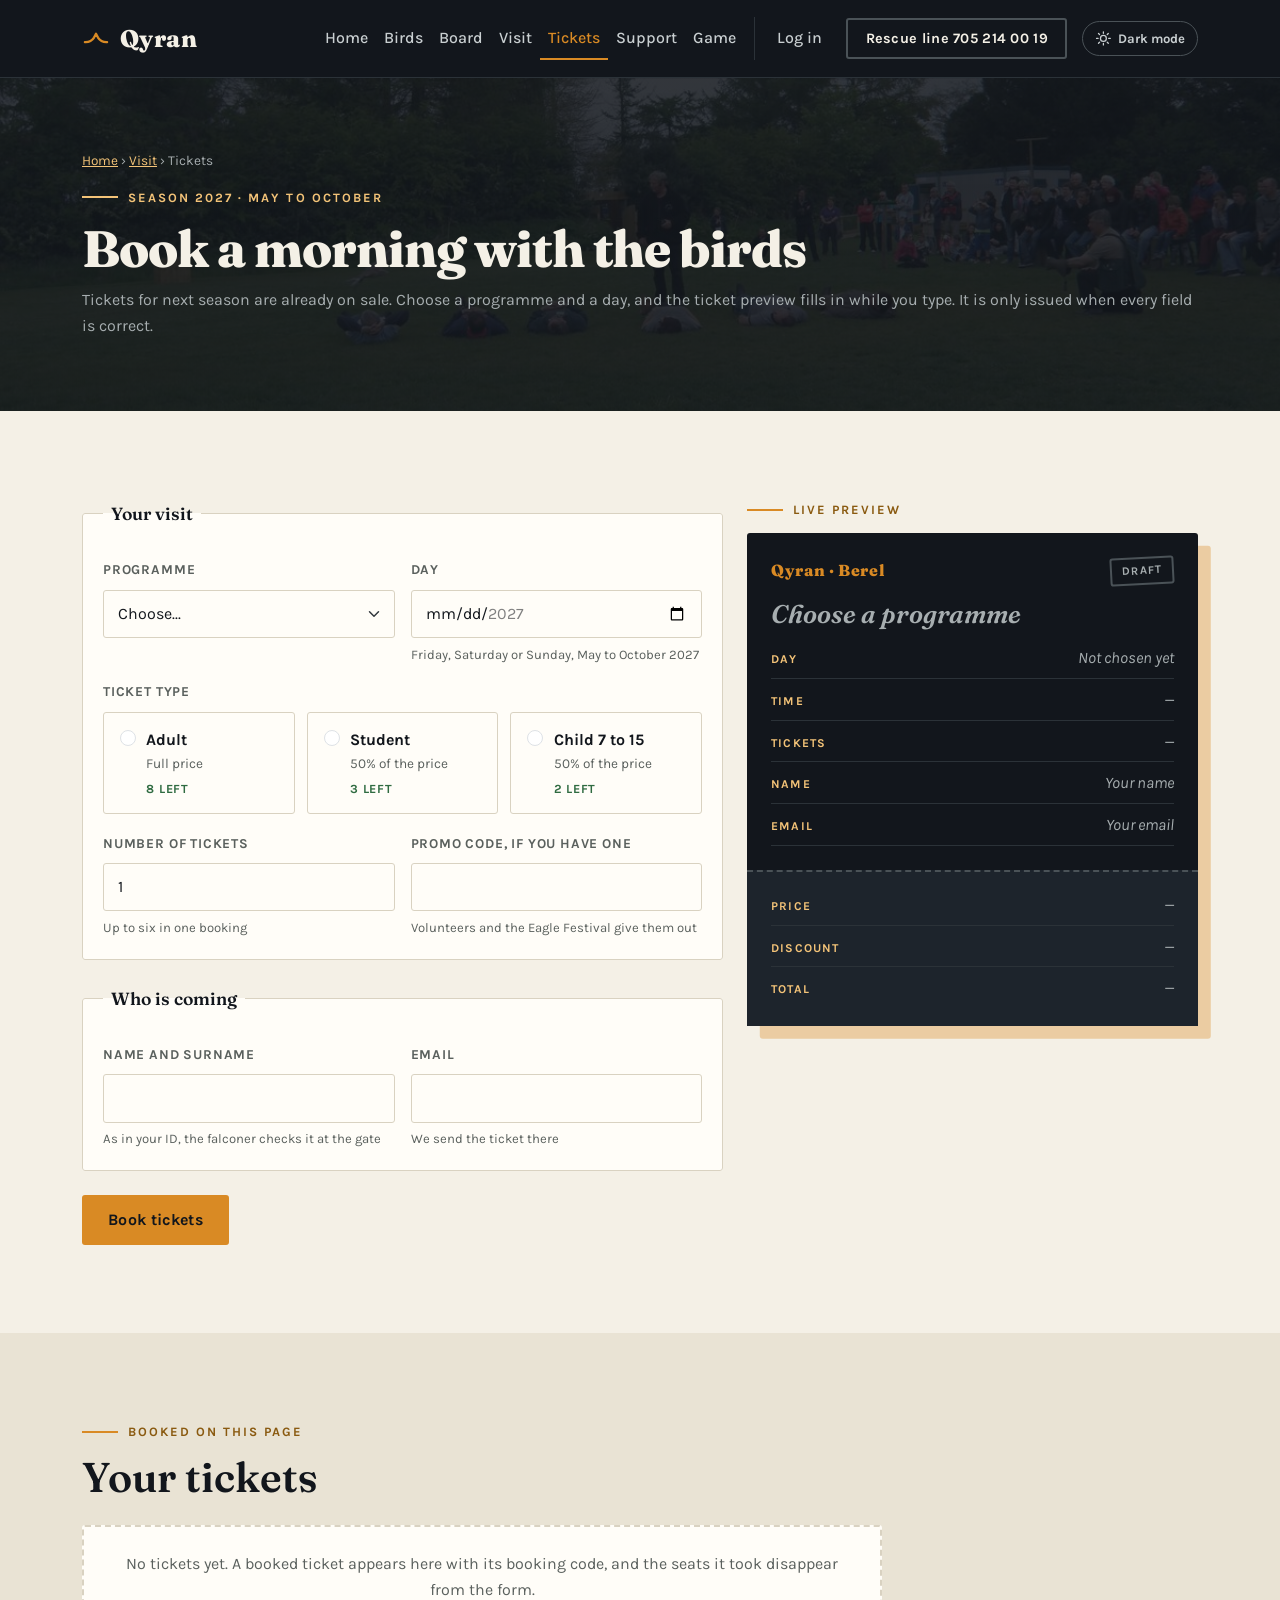
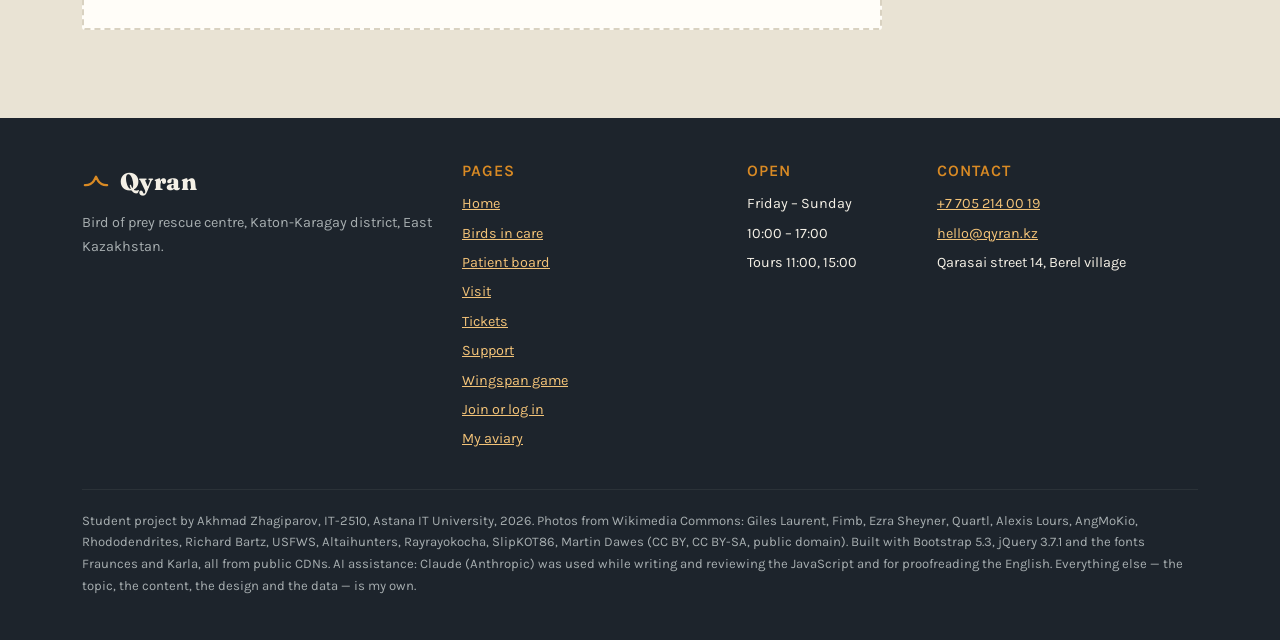
<file: tickets.html>
<!DOCTYPE html>
<html lang="en">
<head>
    <meta charset="UTF-8">
    <meta name="viewport" content="width=device-width, initial-scale=1">
    <meta name="description" content="Book tickets for the 2027 season at the Qyran rescue centre: guided tours, falconry talks and photography mornings, with a live ticket preview.">
    <title>Tickets - Qyran rescue centre</title>
    <link rel="icon" href="images/favicon.svg" type="image/svg+xml">
    <link rel="preconnect" href="https://fonts.googleapis.com">
    <link rel="preconnect" href="https://fonts.gstatic.com" crossorigin>
    <link href="https://fonts.googleapis.com/css2?family=Fraunces:opsz,wght@9..144,600;9..144,800&family=Karla:wght@400;500;700&display=swap" rel="stylesheet">
    <link href="https://cdn.jsdelivr.net/npm/bootstrap@5.3.3/dist/css/bootstrap.min.css" rel="stylesheet" integrity="sha384-QWTKZyjpPEjISv5WaRU9OFeRpok6YctnYmDr5pNlyT2bRjXh0JMhjY6hW+ALEwIH" crossorigin="anonymous">
    <link rel="stylesheet" href="css/style.css">
    <script src="js/tickets.js" defer></script>
    <script>
        (function () {
            var saved = null;
            try {
                saved = localStorage.getItem("qyran:mode");
            } catch (error) {
                saved = null;
            }
            var dark = saved ? saved === "dark" : window.matchMedia("(prefers-color-scheme: dark)").matches;
            document.documentElement.setAttribute("data-theme", dark ? "dark" : "light");
            document.documentElement.setAttribute("data-bs-theme", dark ? "dark" : "light");
        }());
    </script>
</head>
<body>
    <a class="visually-hidden-focusable qy-skip" href="#main">Skip to content</a>

    <nav class="navbar navbar-expand-xl qy-nav sticky-top" data-bs-theme="dark">
        <div class="container">
            <a class="navbar-brand qy-brand" href="index.html">
                <svg class="qy-mark" viewBox="0 0 24 24" aria-hidden="true" focusable="false">
                    <path d="M2.5 15.5c3.4.2 6-1.1 7.8-3.9L12 8.4l1.7 3.2c1.8 2.8 4.4 4.1 7.8 3.9" />
                </svg>
                <span>Qyran</span>
            </a>
            <div class="qy-nav__tools">
                <button class="qy-mode" type="button" id="qyMode" aria-pressed="false">
                    <svg class="qy-mode__sun" viewBox="0 0 24 24" aria-hidden="true" focusable="false">
                        <circle cx="12" cy="12" r="4.2" />
                        <path d="M12 2.6v2.2M12 19.2v2.2M4.4 12H2.2M21.8 12h-2.2M6.5 6.5 5 5M19 19l-1.5-1.5M17.5 6.5 19 5M5 19l1.5-1.5" />
                    </svg>
                    <svg class="qy-mode__moon" viewBox="0 0 24 24" aria-hidden="true" focusable="false">
                        <path d="M20.2 14.6A8.6 8.6 0 0 1 9.4 3.8a8.6 8.6 0 1 0 10.8 10.8z" />
                    </svg>
                    <span class="qy-mode__label">Dark mode</span>
                </button>
                <button class="navbar-toggler" type="button" data-bs-toggle="collapse" data-bs-target="#qyMenu" aria-controls="qyMenu" aria-expanded="false" aria-label="Open the menu">
                    <span class="navbar-toggler-icon"></span>
                </button>
            </div>
            <div class="collapse navbar-collapse" id="qyMenu">
                <ul class="navbar-nav ms-auto mb-2 mb-xl-0">
                    <li class="nav-item"><a class="nav-link" href="index.html">Home</a></li>
                    <li class="nav-item"><a class="nav-link" href="birds.html">Birds</a></li>
                    <li class="nav-item"><a class="nav-link" href="board.html">Board</a></li>
                    <li class="nav-item"><a class="nav-link" href="visit.html">Visit</a></li>
                    <li class="nav-item"><a class="nav-link active" aria-current="page" href="tickets.html">Tickets</a></li>
                    <li class="nav-item"><a class="nav-link" href="support.html">Support</a></li>
                    <li class="nav-item"><a class="nav-link" href="game.html">Game</a></li>
                </ul>
                <ul class="navbar-nav qy-nav__account" id="qyAccount">
                    <li class="nav-item"><a class="nav-link" href="account.html">Log in</a></li>
                </ul>
                <a class="btn qy-btn qy-btn--line ms-xl-3" href="tel:+77052140019">Rescue line 705 214 00 19</a>
            </div>
        </div>
    </nav>

    <main id="main">
        <header class="qy-pagehead qy-pagehead--tickets">
            <div class="container">
                <p class="qy-crumb"><a href="index.html">Home</a> &rsaquo; <a href="visit.html">Visit</a> &rsaquo; Tickets</p>
                <p class="qy-eyebrow qy-eyebrow--light">Season 2027 &middot; May to October</p>
                <h1 class="qy-display">Book a morning with the birds</h1>
                <p class="qy-muted qy-muted--light mb-0">Tickets for next season are already on sale. Choose a programme and a day, and the ticket preview fills in while you type. It is only issued when every field is correct.</p>
            </div>
        </header>

        <section class="qy-section">
            <div class="container">
                <div class="row g-4 gy-5">
                    <div class="col-lg-7">
                        <div class="qy-summary" id="summary" role="alert">
                            <h2 class="qy-summary__title" id="summary-title">Some fields need fixing</h2>
                            <ul class="qy-summary__list" id="summary-list"></ul>
                        </div>

                        <form class="qy-form" id="ticket-form" action="#" method="get">
                            <fieldset>
                                <legend>Your visit</legend>
                                <div class="row g-3">
                                    <div class="col-md-6">
                                        <label for="programme" class="form-label">Programme</label>
                                        <select class="form-select" id="programme" name="programme" required aria-describedby="programme-error">
                                            <option value="" selected disabled>Choose...</option>
                                        </select>
                                        <p class="qy-error" id="programme-error"></p>
                                    </div>
                                    <div class="col-md-6">
                                        <label for="date" class="form-label">Day</label>
                                        <input type="date" class="form-control" id="date" name="date" required min="2027-05-01" max="2027-10-31" aria-describedby="date-hint date-error">
                                        <p class="qy-hint" id="date-hint">Friday, Saturday or Sunday, May to October 2027</p>
                                        <p class="qy-error" id="date-error"></p>
                                    </div>
                                    <div class="col-12">
                                        <fieldset class="qy-choice">
                                            <legend class="form-label qy-choice__legend">Ticket type</legend>
                                            <div class="qy-types" id="types"></div>
                                            <p class="qy-error" id="type-error"></p>
                                        </fieldset>
                                    </div>
                                    <div class="col-md-6">
                                        <label for="quantity" class="form-label">Number of tickets</label>
                                        <input type="number" class="form-control" id="quantity" name="quantity" required min="1" max="6" step="1" value="1" inputmode="numeric" aria-describedby="quantity-hint quantity-error">
                                        <p class="qy-hint" id="quantity-hint">Up to six in one booking</p>
                                        <p class="qy-error" id="quantity-error"></p>
                                    </div>
                                    <div class="col-md-6">
                                        <label for="promo" class="form-label">Promo code, if you have one</label>
                                        <input type="text" class="form-control" id="promo" name="promo" maxlength="12" autocomplete="off" spellcheck="false" aria-describedby="promo-hint promo-error">
                                        <p class="qy-hint" id="promo-hint">Volunteers and the Eagle Festival give them out</p>
                                        <p class="qy-error" id="promo-error"></p>
                                    </div>
                                </div>
                            </fieldset>

                            <fieldset>
                                <legend>Who is coming</legend>
                                <div class="row g-3">
                                    <div class="col-md-6">
                                        <label for="name" class="form-label">Name and surname</label>
                                        <input type="text" class="form-control" id="name" name="name" required minlength="3" maxlength="60" autocomplete="name" aria-describedby="name-hint name-error">
                                        <p class="qy-hint" id="name-hint">As in your ID, the falconer checks it at the gate</p>
                                        <p class="qy-error" id="name-error"></p>
                                    </div>
                                    <div class="col-md-6">
                                        <label for="email" class="form-label">Email</label>
                                        <input type="email" class="form-control" id="email" name="email" required maxlength="80" autocomplete="email" aria-describedby="email-hint email-error">
                                        <p class="qy-hint" id="email-hint">We send the ticket there</p>
                                        <p class="qy-error" id="email-error"></p>
                                    </div>
                                </div>
                            </fieldset>

                            <button type="submit" class="btn qy-btn qy-btn--solid">Book tickets</button>
                        </form>
                    </div>

                    <div class="col-lg-5">
                        <div class="ticket-side">
                            <p class="qy-eyebrow">Live preview</p>
                            <article class="ticket" id="preview" aria-label="Ticket preview">
                                <div class="ticket__main">
                                    <div class="ticket__top">
                                        <p class="ticket__brand">Qyran &middot; Berel</p>
                                        <p class="ticket__stamp" id="p-stamp"></p>
                                    </div>
                                    <h2 class="ticket__title" id="p-programme">Choose a programme</h2>
                                    <dl class="ticket__facts">
                                        <div><dt>Day</dt><dd id="p-date"></dd></div>
                                        <div><dt>Time</dt><dd id="p-time"></dd></div>
                                        <div><dt>Tickets</dt><dd id="p-tickets"></dd></div>
                                        <div><dt>Name</dt><dd id="p-name"></dd></div>
                                        <div><dt>Email</dt><dd id="p-email"></dd></div>
                                    </dl>
                                </div>
                                <div class="ticket__stub">
                                    <dl class="ticket__money">
                                        <div><dt>Price</dt><dd id="p-price"></dd></div>
                                        <div><dt>Discount</dt><dd id="p-discount"></dd></div>
                                        <div class="ticket__total"><dt>Total</dt><dd id="p-total"></dd></div>
                                    </dl>
                                </div>
                            </article>
                        </div>
                    </div>
                </div>
            </div>
        </section>

        <section class="qy-section qy-section--bone" id="booked">
            <div class="container">
                <p class="qy-eyebrow">Booked on this page</p>
                <h2 class="qy-h2 mb-4">Your tickets</h2>
                <p class="booked__empty" id="booked-empty">No tickets yet. A booked ticket appears here with its booking code, and the seats it took disappear from the form.</p>
                <ol class="booked__list" id="tickets"></ol>
            </div>
        </section>
    </main>

    <footer class="qy-footer">
        <div class="container">
            <div class="row g-4">
                <div class="col-lg-4">
                    <p class="qy-brand qy-brand--footer">
                        <svg class="qy-mark" viewBox="0 0 24 24" aria-hidden="true" focusable="false">
                            <path d="M2.5 15.5c3.4.2 6-1.1 7.8-3.9L12 8.4l1.7 3.2c1.8 2.8 4.4 4.1 7.8 3.9" />
                        </svg>
                        <span>Qyran</span>
                    </p>
                    <p class="qy-muted qy-muted--light">Bird of prey rescue centre, Katon-Karagay district, East Kazakhstan.</p>
                </div>
                <div class="col-6 col-lg-3">
                    <h3>Pages</h3>
                    <ul>
                        <li><a href="index.html">Home</a></li>
                        <li><a href="birds.html">Birds in care</a></li>
                        <li><a href="board.html">Patient board</a></li>
                        <li><a href="visit.html">Visit</a></li>
                        <li><a href="tickets.html">Tickets</a></li>
                        <li><a href="support.html">Support</a></li>
                        <li><a href="game.html">Wingspan game</a></li>
                        <li><a href="account.html">Join or log in</a></li>
                        <li><a href="profile.html">My aviary</a></li>
                    </ul>
                </div>
                <div class="col-6 col-lg-2">
                    <h3>Open</h3>
                    <ul>
                        <li>Friday &ndash; Sunday</li>
                        <li>10:00 &ndash; 17:00</li>
                        <li>Tours 11:00, 15:00</li>
                    </ul>
                </div>
                <div class="col-lg-3">
                    <h3>Contact</h3>
                    <ul>
                        <li><a href="tel:+77052140019">+7 705 214 00 19</a></li>
                        <li><a href="mailto:hello@qyran.kz">hello@qyran.kz</a></li>
                        <li>Qarasai street 14, Berel village</li>
                    </ul>
                </div>
            </div>
            <p class="qy-bottom mb-0">Student project by Akhmad Zhagiparov, IT-2510, Astana IT University, 2026. Photos from Wikimedia Commons: Giles Laurent, Fimb, Ezra Sheyner, Quartl, Alexis Lours, AngMoKio, Rhododendrites, Richard Bartz, USFWS, Altaihunters, Rayrayokocha, SlipKOT86, Martin Dawes (CC BY, CC BY-SA, public domain). Built with Bootstrap 5.3, jQuery 3.7.1 and the fonts Fraunces and Karla, all from public CDNs. AI assistance: Claude (Anthropic) was used while writing and reviewing the JavaScript and for proofreading the English. Everything else — the topic, the content, the design and the data — is my own.</p>
        </div>
    </footer>

    <script src="https://cdn.jsdelivr.net/npm/bootstrap@5.3.3/dist/js/bootstrap.bundle.min.js" integrity="sha384-YvpcrYf0tY3lHB60NNkmXc5s9fDVZLESaAA55NDzOxhy9GkcIdslK1eN7N6jIeHz" crossorigin="anonymous"></script>
    <script src="https://code.jquery.com/jquery-3.7.1.min.js" integrity="sha256-/JqT3SQfawRcv/BIHPThkBvs0OEvtFFmqPF/lYI/Cxo=" crossorigin="anonymous"></script>
    <script>window.jQuery || document.write('<script src="js/vendor/jquery-3.7.1.min.js"><\/script>');</script>
    <script src="js/theme.js"></script>
    <script src="js/store.js"></script>
    <script src="js/effects.js"></script>
</body>
</html>
</file>
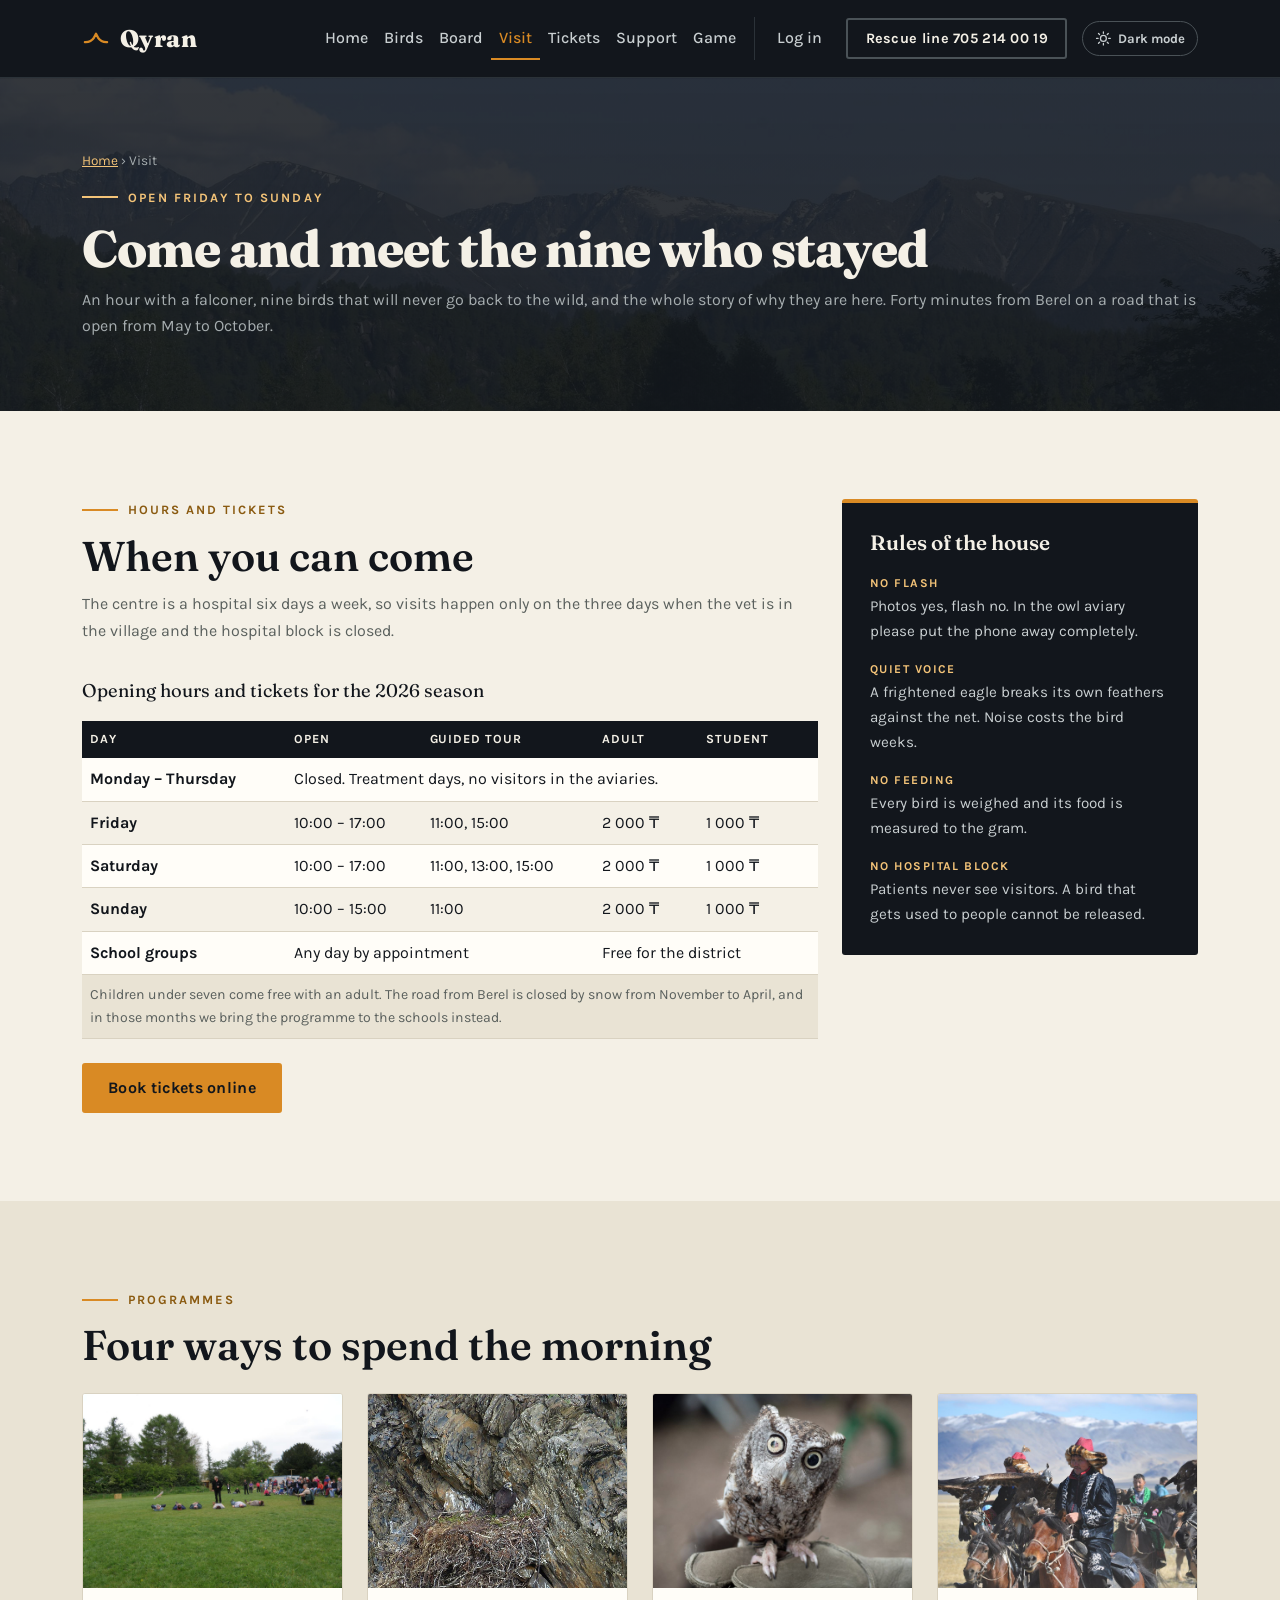
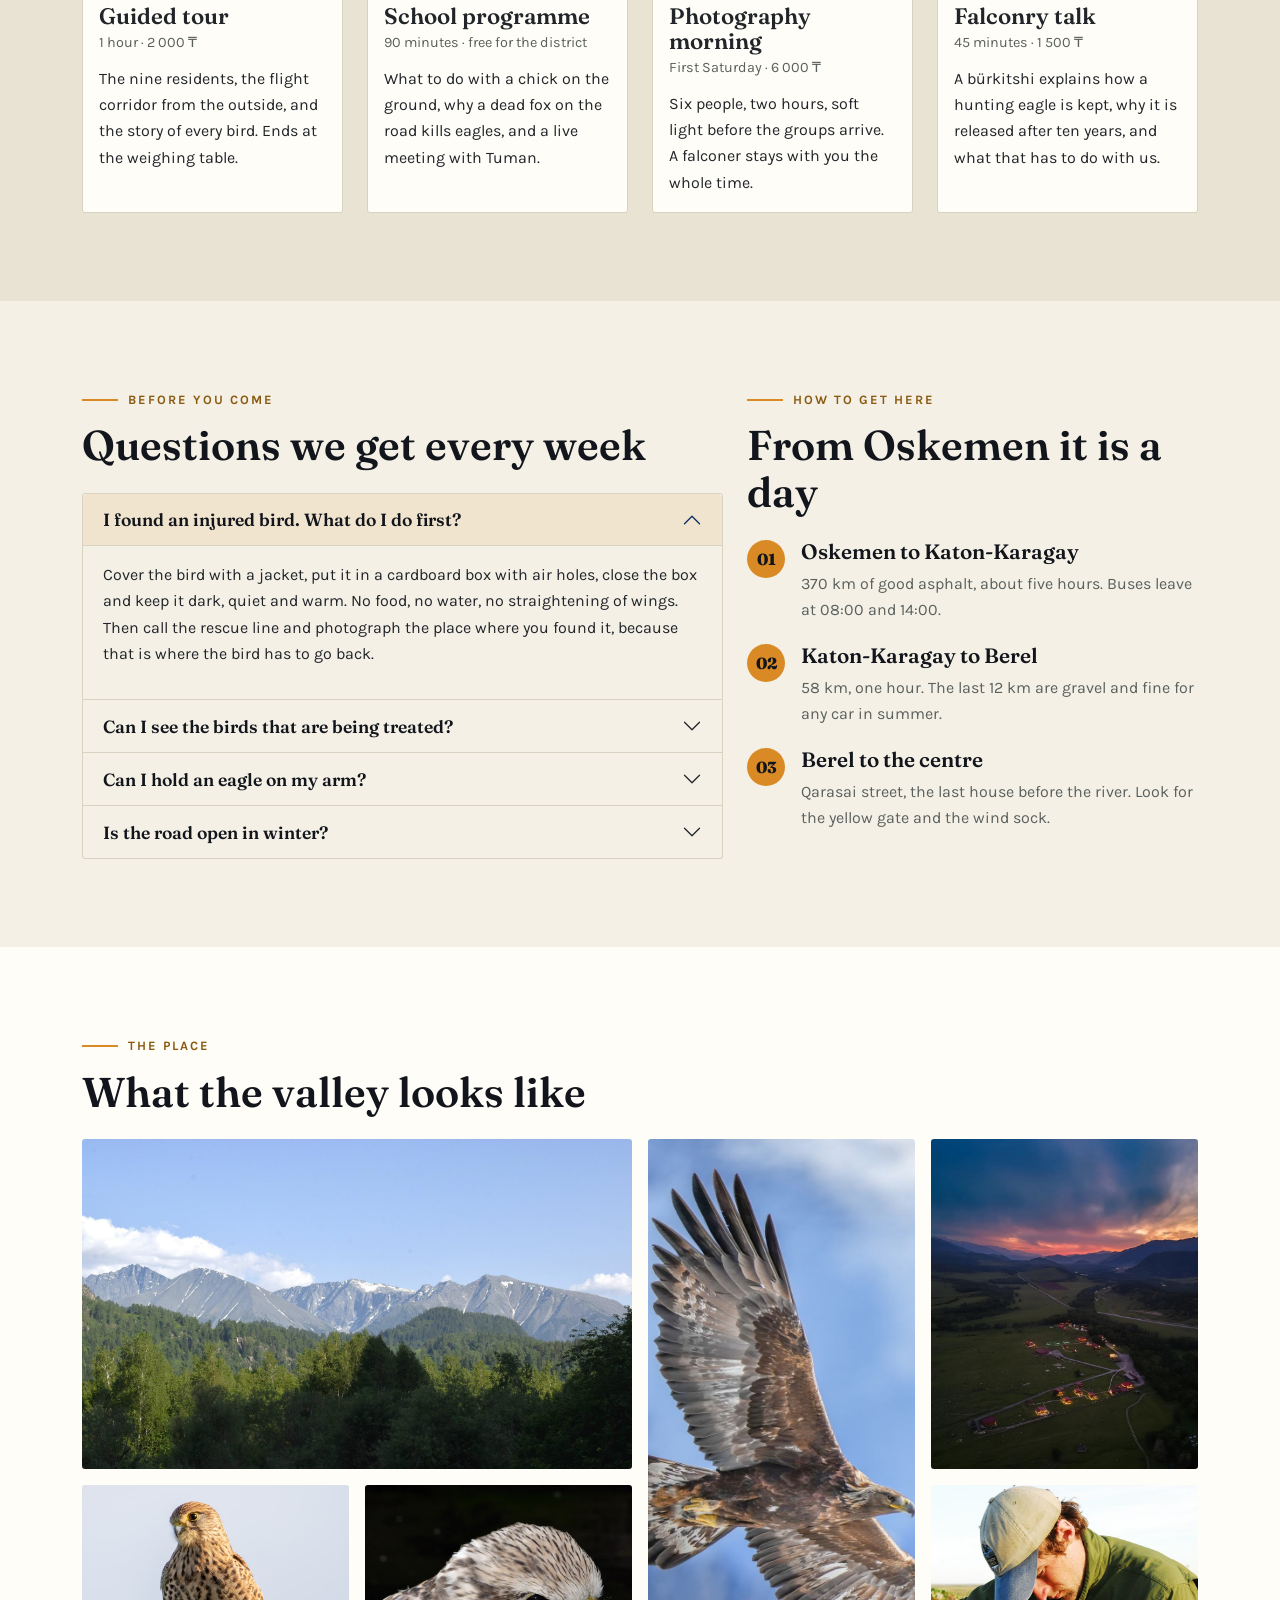
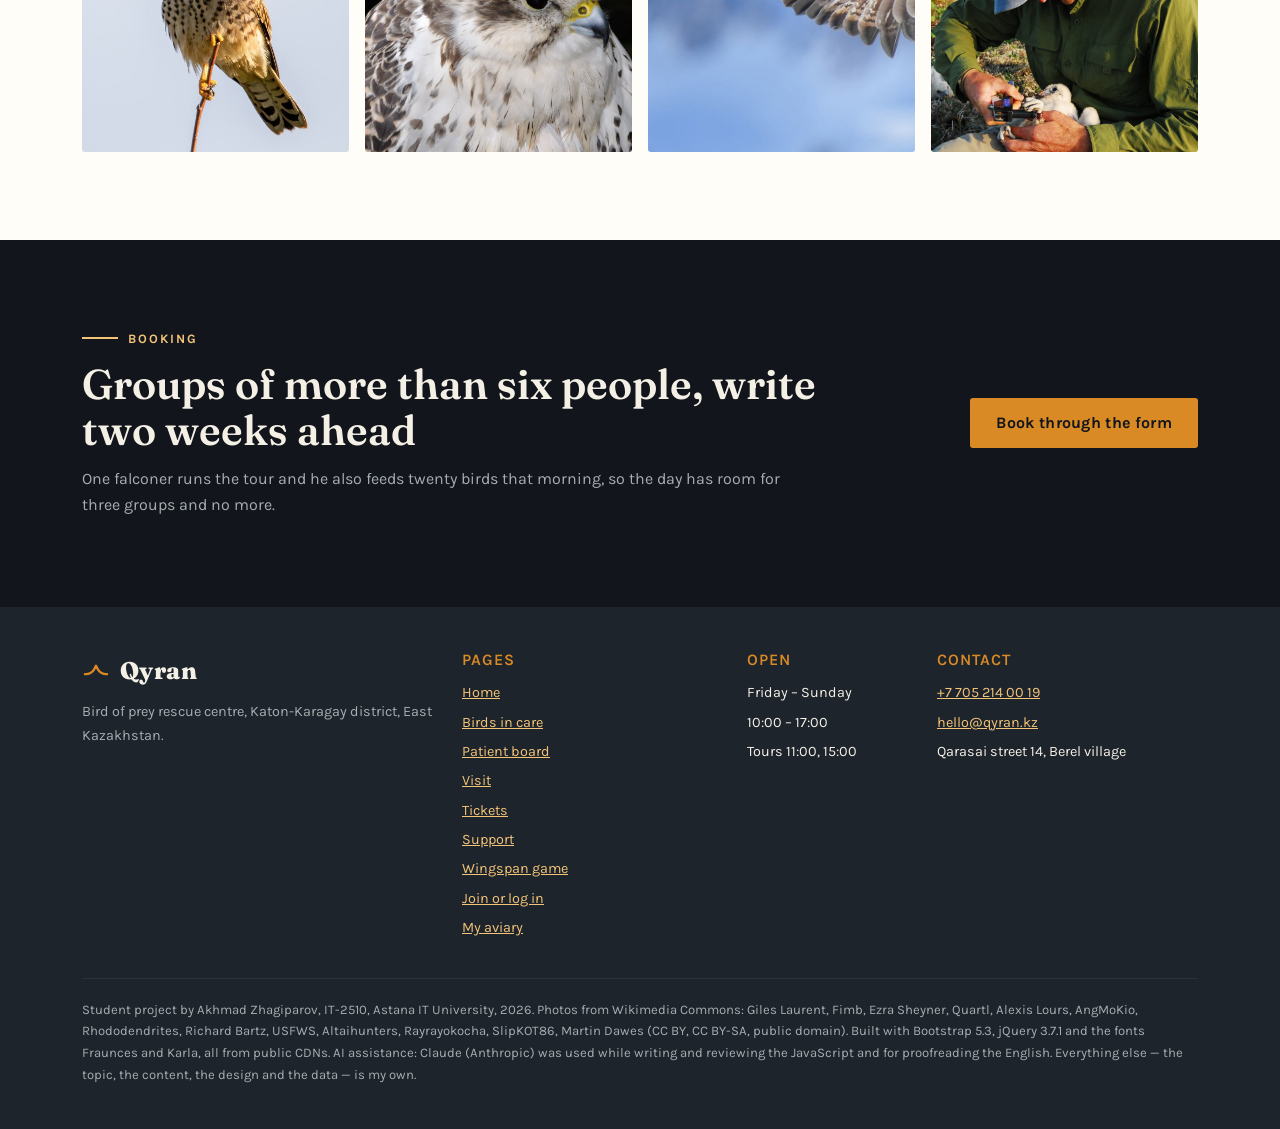
<file: visit.html>
<!DOCTYPE html>
<html lang="en">
<head>
    <meta charset="UTF-8">
    <meta name="viewport" content="width=device-width, initial-scale=1">
    <meta name="description" content="Visit the Qyran bird of prey rescue centre in Berel, Katon-Karagay: opening hours, tickets, guided tours, school programmes and how to get there.">
    <title>Visit the centre - Qyran rescue centre</title>
    <link rel="icon" href="images/favicon.svg" type="image/svg+xml">
    <link rel="preconnect" href="https://fonts.googleapis.com">
    <link rel="preconnect" href="https://fonts.gstatic.com" crossorigin>
    <link href="https://fonts.googleapis.com/css2?family=Fraunces:opsz,wght@9..144,600;9..144,800&family=Karla:wght@400;500;700&display=swap" rel="stylesheet">
    <link href="https://cdn.jsdelivr.net/npm/bootstrap@5.3.3/dist/css/bootstrap.min.css" rel="stylesheet" integrity="sha384-QWTKZyjpPEjISv5WaRU9OFeRpok6YctnYmDr5pNlyT2bRjXh0JMhjY6hW+ALEwIH" crossorigin="anonymous">
    <link rel="stylesheet" href="css/style.css">
    <script>
        (function () {
            var saved = null;
            try {
                saved = localStorage.getItem("qyran:mode");
            } catch (error) {
                saved = null;
            }
            var dark = saved ? saved === "dark" : window.matchMedia("(prefers-color-scheme: dark)").matches;
            document.documentElement.setAttribute("data-theme", dark ? "dark" : "light");
            document.documentElement.setAttribute("data-bs-theme", dark ? "dark" : "light");
        }());
    </script>
</head>
<body>
    <a class="visually-hidden-focusable qy-skip" href="#main">Skip to content</a>

    <nav class="navbar navbar-expand-xl qy-nav sticky-top" data-bs-theme="dark">
        <div class="container">
            <a class="navbar-brand qy-brand" href="index.html">
                <svg class="qy-mark" viewBox="0 0 24 24" aria-hidden="true" focusable="false">
                    <path d="M2.5 15.5c3.4.2 6-1.1 7.8-3.9L12 8.4l1.7 3.2c1.8 2.8 4.4 4.1 7.8 3.9" />
                </svg>
                <span>Qyran</span>
            </a>
            <div class="qy-nav__tools">
                <button class="qy-mode" type="button" id="qyMode" aria-pressed="false">
                    <svg class="qy-mode__sun" viewBox="0 0 24 24" aria-hidden="true" focusable="false">
                        <circle cx="12" cy="12" r="4.2" />
                        <path d="M12 2.6v2.2M12 19.2v2.2M4.4 12H2.2M21.8 12h-2.2M6.5 6.5 5 5M19 19l-1.5-1.5M17.5 6.5 19 5M5 19l1.5-1.5" />
                    </svg>
                    <svg class="qy-mode__moon" viewBox="0 0 24 24" aria-hidden="true" focusable="false">
                        <path d="M20.2 14.6A8.6 8.6 0 0 1 9.4 3.8a8.6 8.6 0 1 0 10.8 10.8z" />
                    </svg>
                    <span class="qy-mode__label">Dark mode</span>
                </button>
                <button class="navbar-toggler" type="button" data-bs-toggle="collapse" data-bs-target="#qyMenu" aria-controls="qyMenu" aria-expanded="false" aria-label="Open the menu">
                    <span class="navbar-toggler-icon"></span>
                </button>
            </div>
            <div class="collapse navbar-collapse" id="qyMenu">
                <ul class="navbar-nav ms-auto mb-2 mb-xl-0">
                    <li class="nav-item"><a class="nav-link" href="index.html">Home</a></li>
                    <li class="nav-item"><a class="nav-link" href="birds.html">Birds</a></li>
                    <li class="nav-item"><a class="nav-link" href="board.html">Board</a></li>
                    <li class="nav-item"><a class="nav-link active" aria-current="page" href="visit.html">Visit</a></li>
                    <li class="nav-item"><a class="nav-link" href="tickets.html">Tickets</a></li>
                    <li class="nav-item"><a class="nav-link" href="support.html">Support</a></li>
                    <li class="nav-item"><a class="nav-link" href="game.html">Game</a></li>
                </ul>
                <ul class="navbar-nav qy-nav__account" id="qyAccount">
                    <li class="nav-item"><a class="nav-link" href="account.html">Log in</a></li>
                </ul>
                <a class="btn qy-btn qy-btn--line ms-xl-3" href="tel:+77052140019">Rescue line 705 214 00 19</a>
            </div>
        </div>
    </nav>

    <main id="main">
        <header class="qy-pagehead qy-pagehead--visit">
            <div class="container">
                <p class="qy-crumb"><a href="index.html">Home</a> &rsaquo; Visit</p>
                <p class="qy-eyebrow qy-eyebrow--light">Open Friday to Sunday</p>
                <h1 class="qy-display">Come and meet the nine who stayed</h1>
                <p class="qy-muted qy-muted--light mb-0">An hour with a falconer, nine birds that will never go back to the wild, and the whole story of why they are here. Forty minutes from Berel on a road that is open from May to October.</p>
            </div>
        </header>

        <section class="qy-section">
            <div class="container">
                <div class="row g-4 gy-5">
                    <div class="col-lg-8">
                        <p class="qy-eyebrow">Hours and tickets</p>
                        <h2 class="qy-h2">When you can come</h2>
                        <p class="qy-muted">The centre is a hospital six days a week, so visits happen only on the three days when the vet is in the village and the hospital block is closed.</p>

                        <div class="table-responsive mt-4">
                            <table class="table qy-table">
                                <caption>Opening hours and tickets for the 2026 season</caption>
                                <thead>
                                    <tr>
                                        <th scope="col">Day</th>
                                        <th scope="col">Open</th>
                                        <th scope="col">Guided tour</th>
                                        <th scope="col">Adult</th>
                                        <th scope="col">Student</th>
                                    </tr>
                                </thead>
                                <tbody>
                                    <tr>
                                        <th scope="row">Monday &ndash; Thursday</th>
                                        <td colspan="4">Closed. Treatment days, no visitors in the aviaries.</td>
                                    </tr>
                                    <tr>
                                        <th scope="row">Friday</th>
                                        <td>10:00 &ndash; 17:00</td>
                                        <td>11:00, 15:00</td>
                                        <td>2 000 &#8376;</td>
                                        <td>1 000 &#8376;</td>
                                    </tr>
                                    <tr>
                                        <th scope="row">Saturday</th>
                                        <td>10:00 &ndash; 17:00</td>
                                        <td>11:00, 13:00, 15:00</td>
                                        <td>2 000 &#8376;</td>
                                        <td>1 000 &#8376;</td>
                                    </tr>
                                    <tr>
                                        <th scope="row">Sunday</th>
                                        <td>10:00 &ndash; 15:00</td>
                                        <td>11:00</td>
                                        <td>2 000 &#8376;</td>
                                        <td>1 000 &#8376;</td>
                                    </tr>
                                    <tr>
                                        <th scope="row">School groups</th>
                                        <td colspan="2">Any day by appointment</td>
                                        <td colspan="2">Free for the district</td>
                                    </tr>
                                </tbody>
                                <tfoot>
                                    <tr>
                                        <td colspan="5">Children under seven come free with an adult. The road from Berel is closed by snow from November to April, and in those months we bring the programme to the schools instead.</td>
                                    </tr>
                                </tfoot>
                            </table>
                        </div>

                        <div class="d-flex flex-column flex-sm-row gap-3 mt-4">
                            <a class="btn qy-btn qy-btn--solid" href="tickets.html">Book tickets online</a>
                            <a class="btn qy-btn qy-btn--ghost d-lg-none" href="tel:+77052140019">Call to book a tour</a>
                        </div>
                    </div>

                    <aside class="col-lg-4 d-none d-lg-block">
                        <div class="qy-aside">
                            <h2 class="qy-aside__title">Rules of the house</h2>
                            <dl class="qy-facts">
                                <dt>No flash</dt>
                                <dd>Photos yes, flash no. In the owl aviary please put the phone away completely.</dd>
                                <dt>Quiet voice</dt>
                                <dd>A frightened eagle breaks its own feathers against the net. Noise costs the bird weeks.</dd>
                                <dt>No feeding</dt>
                                <dd>Every bird is weighed and its food is measured to the gram.</dd>
                                <dt>No hospital block</dt>
                                <dd>Patients never see visitors. A bird that gets used to people cannot be released.</dd>
                            </dl>
                        </div>
                    </aside>
                </div>
            </div>
        </section>

        <section class="qy-section qy-section--bone">
            <div class="container">
                <p class="qy-eyebrow">Programmes</p>
                <h2 class="qy-h2 mb-4">Four ways to spend the morning</h2>
                <div class="row row-cols-1 row-cols-md-2 row-cols-lg-4 g-4">
                    <div class="col">
                        <article class="card qy-card h-100">
                            <img src="images/display.jpg" class="card-img-top" alt="A group of visitors sitting on the grass during a bird of prey demonstration" width="1200" height="900">
                            <div class="card-body">
                                <h3 class="qy-card-title">Guided tour</h3>
                                <p class="qy-species">1 hour &middot; 2 000 &#8376;</p>
                                <p class="card-text">The nine residents, the flight corridor from the outside, and the story of every bird. Ends at the weighing table.</p>
                            </div>
                        </article>
                    </div>
                    <div class="col">
                        <article class="card qy-card h-100">
                            <img src="images/chick.jpg" class="card-img-top" alt="Young birds of prey in a nest" width="1000" height="1212">
                            <div class="card-body">
                                <h3 class="qy-card-title">School programme</h3>
                                <p class="qy-species">90 minutes &middot; free for the district</p>
                                <p class="card-text">What to do with a chick on the ground, why a dead fox on the road kills eagles, and a live meeting with Tuman.</p>
                            </div>
                        </article>
                    </div>
                    <div class="col">
                        <article class="card qy-card h-100">
                            <img src="images/owl-care.jpg" class="card-img-top" alt="A small owl on a handler's glove" width="1200" height="900">
                            <div class="card-body">
                                <h3 class="qy-card-title">Photography morning</h3>
                                <p class="qy-species">First Saturday &middot; 6 000 &#8376;</p>
                                <p class="card-text">Six people, two hours, soft light before the groups arrive. A falconer stays with you the whole time.</p>
                            </div>
                        </article>
                    </div>
                    <div class="col">
                        <article class="card qy-card h-100">
                            <img src="images/heritage.jpg" class="card-img-top" alt="Kazakh eagle hunters on horseback with golden eagles" width="1400" height="930">
                            <div class="card-body">
                                <h3 class="qy-card-title">Falconry talk</h3>
                                <p class="qy-species">45 minutes &middot; 1 500 &#8376;</p>
                                <p class="card-text">A b&uuml;rkitshi explains how a hunting eagle is kept, why it is released after ten years, and what that has to do with us.</p>
                            </div>
                        </article>
                    </div>
                </div>
            </div>
        </section>

        <section class="qy-section">
            <div class="container">
                <div class="row g-4 gy-5">
                    <div class="col-lg-7">
                        <p class="qy-eyebrow">Before you come</p>
                        <h2 class="qy-h2">Questions we get every week</h2>
                        <div class="accordion qy-accordion mt-4" id="qyFaq">
                            <div class="accordion-item">
                                <h3 class="accordion-header">
                                    <button class="accordion-button" type="button" data-bs-toggle="collapse" data-bs-target="#faq1" aria-expanded="true" aria-controls="faq1">
                                        I found an injured bird. What do I do first?
                                    </button>
                                </h3>
                                <div id="faq1" class="accordion-collapse collapse show" data-bs-parent="#qyFaq">
                                    <div class="accordion-body">
                                        <p>Cover the bird with a jacket, put it in a cardboard box with air holes, close the box and keep it dark, quiet and warm. No food, no water, no straightening of wings. Then call the rescue line and photograph the place where you found it, because that is where the bird has to go back.</p>
                                    </div>
                                </div>
                            </div>
                            <div class="accordion-item">
                                <h3 class="accordion-header">
                                    <button class="accordion-button collapsed" type="button" data-bs-toggle="collapse" data-bs-target="#faq2" aria-expanded="false" aria-controls="faq2">
                                        Can I see the birds that are being treated?
                                    </button>
                                </h3>
                                <div id="faq2" class="accordion-collapse collapse" data-bs-parent="#qyFaq">
                                    <div class="accordion-body">
                                        <p>No, and this is the rule we never bend. Patients in the hospital block and in the flight corridor see one human being, the vet, and they see him as little as possible. On the tour you meet the nine permanent residents, who cannot go back to the wild.</p>
                                    </div>
                                </div>
                            </div>
                            <div class="accordion-item">
                                <h3 class="accordion-header">
                                    <button class="accordion-button collapsed" type="button" data-bs-toggle="collapse" data-bs-target="#faq3" aria-expanded="false" aria-controls="faq3">
                                        Can I hold an eagle on my arm?
                                    </button>
                                </h3>
                                <div id="faq3" class="accordion-collapse collapse" data-bs-parent="#qyFaq">
                                    <div class="accordion-body">
                                        <p>No. We are not a falconry show and our birds are not trained for the glove. If you want to hold an eagle, go to the Altai Eagle Festival in October, where the hunters do it properly with their own birds.</p>
                                    </div>
                                </div>
                            </div>
                            <div class="accordion-item">
                                <h3 class="accordion-header">
                                    <button class="accordion-button collapsed" type="button" data-bs-toggle="collapse" data-bs-target="#faq4" aria-expanded="false" aria-controls="faq4">
                                        Is the road open in winter?
                                    </button>
                                </h3>
                                <div id="faq4" class="accordion-collapse collapse" data-bs-parent="#qyFaq">
                                    <div class="accordion-body">
                                        <p>From November to April, usually not. The centre keeps working, the birds keep eating, but visits stop. Write to us anyway and we will come to your school with a programme when the road lets us.</p>
                                    </div>
                                </div>
                            </div>
                        </div>
                    </div>

                    <div class="col-lg-5">
                        <p class="qy-eyebrow">How to get here</p>
                        <h2 class="qy-h2">From Oskemen it is a day</h2>
                        <ol class="qy-steps mt-4">
                            <li>
                                <div>
                                    <h3 class="qy-h3">Oskemen to Katon-Karagay</h3>
                                    <p class="qy-muted mb-0">370 km of good asphalt, about five hours. Buses leave at 08:00 and 14:00.</p>
                                </div>
                            </li>
                            <li>
                                <div>
                                    <h3 class="qy-h3">Katon-Karagay to Berel</h3>
                                    <p class="qy-muted mb-0">58 km, one hour. The last 12 km are gravel and fine for any car in summer.</p>
                                </div>
                            </li>
                            <li>
                                <div>
                                    <h3 class="qy-h3">Berel to the centre</h3>
                                    <p class="qy-muted mb-0">Qarasai street, the last house before the river. Look for the yellow gate and the wind sock.</p>
                                </div>
                            </li>
                        </ol>
                    </div>
                </div>
            </div>
        </section>

        <section class="qy-section qy-section--paper">
            <div class="container">
                <p class="qy-eyebrow">The place</p>
                <h2 class="qy-h2 mb-4">What the valley looks like</h2>
                <div class="gallery">
                    <figure class="gallery__wide qy-zoom">
                        <img src="images/altai.jpg" alt="Forested valley and snowy ridge of the Altai mountains" width="1800" height="1078">
                    </figure>
                    <figure class="gallery__tall qy-zoom">
                        <img src="images/eagle-flight.jpg" alt="A golden eagle flying over snow with open wings" width="1120" height="1400">
                    </figure>
                    <figure class="qy-zoom">
                        <img src="images/park.jpg" alt="Evening light over the Katon-Karagay national park" width="1400" height="1022">
                    </figure>
                    <figure class="qy-zoom">
                        <img src="images/kestrel.jpg" alt="A kestrel sitting on a thin branch" width="1000" height="1229">
                    </figure>
                    <figure class="qy-zoom">
                        <img src="images/saker.jpg" alt="A saker falcon in profile" width="1200" height="807">
                    </figure>
                    <figure class="qy-zoom">
                        <img src="images/banding.jpg" alt="A biologist ringing a young bird of prey" width="1200" height="803">
                    </figure>
                </div>
            </div>
        </section>

        <section class="qy-section qy-section--dark">
            <div class="container">
                <div class="row align-items-center g-4 gy-4">
                    <div class="col-lg-8">
                        <p class="qy-eyebrow qy-eyebrow--light">Booking</p>
                        <h2 class="qy-h2 qy-h2--light">Groups of more than six people, write two weeks ahead</h2>
                        <p class="qy-muted qy-muted--light mb-0">One falconer runs the tour and he also feeds twenty birds that morning, so the day has room for three groups and no more.</p>
                    </div>
                    <div class="col-lg-4 text-lg-end">
                        <a class="btn qy-btn qy-btn--solid" href="support.html#report">Book through the form</a>
                    </div>
                </div>
            </div>
        </section>
    </main>

    <footer class="qy-footer">
        <div class="container">
            <div class="row g-4">
                <div class="col-lg-4">
                    <p class="qy-brand qy-brand--footer">
                        <svg class="qy-mark" viewBox="0 0 24 24" aria-hidden="true" focusable="false">
                            <path d="M2.5 15.5c3.4.2 6-1.1 7.8-3.9L12 8.4l1.7 3.2c1.8 2.8 4.4 4.1 7.8 3.9" />
                        </svg>
                        <span>Qyran</span>
                    </p>
                    <p class="qy-muted qy-muted--light">Bird of prey rescue centre, Katon-Karagay district, East Kazakhstan.</p>
                </div>
                <div class="col-6 col-lg-3">
                    <h3>Pages</h3>
                    <ul>
                        <li><a href="index.html">Home</a></li>
                        <li><a href="birds.html">Birds in care</a></li>
                        <li><a href="board.html">Patient board</a></li>
                        <li><a href="visit.html">Visit</a></li>
                        <li><a href="tickets.html">Tickets</a></li>
                        <li><a href="support.html">Support</a></li>
                        <li><a href="game.html">Wingspan game</a></li>
                        <li><a href="account.html">Join or log in</a></li>
                        <li><a href="profile.html">My aviary</a></li>
                    </ul>
                </div>
                <div class="col-6 col-lg-2">
                    <h3>Open</h3>
                    <ul>
                        <li>Friday &ndash; Sunday</li>
                        <li>10:00 &ndash; 17:00</li>
                        <li>Tours 11:00, 15:00</li>
                    </ul>
                </div>
                <div class="col-lg-3">
                    <h3>Contact</h3>
                    <ul>
                        <li><a href="tel:+77052140019">+7 705 214 00 19</a></li>
                        <li><a href="mailto:hello@qyran.kz">hello@qyran.kz</a></li>
                        <li>Qarasai street 14, Berel village</li>
                    </ul>
                </div>
            </div>
            <p class="qy-bottom mb-0">Student project by Akhmad Zhagiparov, IT-2510, Astana IT University, 2026. Photos from Wikimedia Commons: Giles Laurent, Fimb, Ezra Sheyner, Quartl, Alexis Lours, AngMoKio, Rhododendrites, Richard Bartz, USFWS, Altaihunters, Rayrayokocha, SlipKOT86, Martin Dawes (CC BY, CC BY-SA, public domain). Built with Bootstrap 5.3, jQuery 3.7.1 and the fonts Fraunces and Karla, all from public CDNs. AI assistance: Claude (Anthropic) was used while writing and reviewing the JavaScript and for proofreading the English. Everything else — the topic, the content, the design and the data — is my own.</p>
        </div>
    </footer>

    <script src="https://cdn.jsdelivr.net/npm/bootstrap@5.3.3/dist/js/bootstrap.bundle.min.js" integrity="sha384-YvpcrYf0tY3lHB60NNkmXc5s9fDVZLESaAA55NDzOxhy9GkcIdslK1eN7N6jIeHz" crossorigin="anonymous"></script>
    <script src="https://code.jquery.com/jquery-3.7.1.min.js" integrity="sha256-/JqT3SQfawRcv/BIHPThkBvs0OEvtFFmqPF/lYI/Cxo=" crossorigin="anonymous"></script>
    <script>window.jQuery || document.write('<script src="js/vendor/jquery-3.7.1.min.js"><\/script>');</script>
    <script src="js/theme.js"></script>
    <script src="js/store.js"></script>
    <script src="js/effects.js"></script>
</body>
</html>
</file>
<file: css/style.css>
:root {
    --night: #12161c;
    --night-2: #1d242c;
    --bone: #f4f0e6;
    --bone-2: #e9e3d4;
    --paper: #fffdf8;
    --amber: #d98a24;
    --amber-soft: #f3c378;
    --amber-ink: #8a5a10;
    --pine: #22382e;
    --stone: #5a605d;
    --line: #d9d2c1;
    --ok: #3f7a4f;
    --crit: #b3402f;
    --crit-ink: #96321f;

    --page: var(--bone);
    --band: var(--bone-2);
    --surface: var(--paper);
    --surface-2: var(--bone-2);
    --inverse: var(--night);
    --inverse-2: var(--night-2);

    --text: var(--night);
    --text-soft: var(--stone);
    --on-inverse: var(--bone);
    --on-inverse-soft: #c9cfd1;
    --on-inverse-dim: #a7aeb0;
    --on-bright: var(--night);
    --on-color: #ffffff;

    --rule: var(--line);
    --rule-inverse: #2b3238;
    --rule-inverse-soft: #4a5257;
    --track-inverse: #343b42;
    --chip-neutral: var(--stone);

    --accent: var(--amber);
    --accent-soft: var(--amber-soft);
    --accent-text: var(--amber-ink);
    --accent-tint: rgba(217, 138, 36, 0.12);
    --accent-tint-solid: #fdf6ea;

    --ok-text: #2f6b41;
    --ok-on-inverse: #9fd3a9;
    --ok-tint: rgba(63, 122, 79, 0.12);
    --crit-text: var(--crit-ink);
    --crit-text-strong: #7d2a1f;
    --crit-on-inverse: #f0a497;
    --crit-tint: #fbefec;
    --crit-tint-soft: rgba(179, 64, 47, 0.1);
    --crit-edge: rgba(179, 64, 47, 0.35);
    --toast-warn: #f6d9d2;
    --page-glow: #fbf8f0;
    --pine-soft: #3f6b54;
    --veil: rgba(18, 22, 28, 0.86);
    --veil-2: rgba(18, 22, 28, 0.9);

    --overlay: rgba(18, 22, 28, 0.8);
    --overlay-2: rgba(18, 22, 28, 0.85);
    --shadow: rgba(18, 22, 28, 0.14);
    --shadow-soft: rgba(18, 22, 28, 0.1);
    --shadow-strong: rgba(18, 22, 28, 0.25);
    --shadow-accent: rgba(217, 138, 36, 0.35);
    --shadow-ok: rgba(63, 122, 79, 0.4);
    --ring-accent: rgba(217, 138, 36, 0.3);
    --ring-ok: rgba(63, 122, 79, 0.3);
    --ring-crit: rgba(179, 64, 47, 0.25);

    --font-display: "Fraunces", Georgia, "Times New Roman", serif;
    --font-body: "Karla", "Segoe UI", Arial, sans-serif;

    --radius: 3px;
    --shell: min(100% - 2.5rem, 71.25rem);

    color-scheme: light;
}

[data-theme="dark"] {
    --page: #10151b;
    --band: #161d24;
    --surface: #1b232b;
    --surface-2: #242e37;
    --inverse: #1e2832;
    --inverse-2: #151d24;

    --text: #ece7da;
    --text-soft: #a7b1ac;
    --on-inverse: #f1ece0;
    --on-inverse-soft: #c4cec9;
    --on-inverse-dim: #a3ada8;

    --rule: #2f3943;
    --rule-inverse: #3a444f;
    --rule-inverse-soft: #4e5962;
    --track-inverse: #39444e;
    --chip-neutral: #5a6460;

    --accent-text: #eab45c;
    --accent-tint: rgba(217, 138, 36, 0.18);
    --accent-tint-solid: rgba(217, 138, 36, 0.14);

    --pine: #2d4a3c;
    --ok-text: #86c79a;
    --ok-tint: rgba(63, 122, 79, 0.22);
    --crit-text: #ec9480;
    --crit-text-strong: #f0a497;
    --crit-tint: rgba(179, 64, 47, 0.2);
    --crit-tint-soft: rgba(179, 64, 47, 0.16);
    --crit-edge: rgba(179, 64, 47, 0.45);
    --page-glow: #171f27;
    --pine-soft: #4a7d62;

    --shadow: rgba(0, 0, 0, 0.55);
    --shadow-soft: rgba(0, 0, 0, 0.4);
    --shadow-strong: rgba(0, 0, 0, 0.7);

    color-scheme: dark;
}

body {
    font-family: var(--font-body);
    color: var(--text);
    background-color: var(--page);
    line-height: 1.65;
}

h1,
h2,
h3,
h4 {
    font-family: var(--font-display);
    font-weight: 600;
    line-height: 1.12;
}

img {
    max-width: 100%;
    height: auto;
}

.qy-skip {
    position: fixed;
    top: 0.5rem;
    left: 0.5rem;
    z-index: 2000;
    padding: 0.5rem 1rem;
    background-color: var(--accent);
    color: var(--on-bright);
}

.qy-mark {
    width: 1.75rem;
    height: 1.75rem;
    fill: none;
    stroke: var(--accent);
    stroke-width: 2;
    stroke-linecap: round;
    stroke-linejoin: round;
}

.qy-brand {
    display: inline-flex;
    align-items: center;
    gap: 0.6rem;
    font-family: var(--font-display);
    font-size: 1.5rem;
    font-weight: 800;
    letter-spacing: 0.02em;
}

.qy-eyebrow {
    display: flex;
    align-items: center;
    gap: 0.6rem;
    margin-bottom: 0.75rem;
    font-size: 0.8rem;
    font-weight: 700;
    letter-spacing: 0.16em;
    text-transform: uppercase;
    color: var(--accent-text);
}

.qy-eyebrow::before {
    content: "";
    width: 2.25rem;
    height: 2px;
    background-color: var(--accent);
}

.qy-eyebrow--light {
    color: var(--accent-soft);
}

.qy-eyebrow--light::before {
    background-color: var(--accent-soft);
}

.qy-display {
    font-size: clamp(2.3rem, 1.6rem + 3.4vw, 4.1rem);
    font-weight: 800;
    letter-spacing: -0.02em;
    margin-bottom: 1rem;
}

.qy-h2 {
    font-size: clamp(1.7rem, 1.35rem + 1.6vw, 2.6rem);
    font-weight: 600;
    margin-bottom: 0.75rem;
}

.qy-h3 {
    font-size: 1.3rem;
    margin-bottom: 0.5rem;
}

.qy-h2--light,
.qy-h3--light {
    color: var(--on-inverse);
}

.qy-lead {
    max-width: 42ch;
    font-size: 1.1rem;
    color: var(--text);
}

.qy-muted {
    color: var(--text-soft);
}

.qy-muted--light {
    color: var(--on-inverse-dim);
}

.qy-section {
    padding-block: 3.5rem;
}

.qy-section--bone {
    background-color: var(--band);
}

.qy-section--paper {
    background-color: var(--surface);
}

.qy-section--dark {
    background-color: var(--inverse);
    color: var(--on-inverse);
}

.qy-nav {
    background-color: var(--inverse);
    padding-block: 0.85rem;
    border-bottom: 1px solid var(--rule-inverse);
}

.qy-nav .navbar-brand {
    color: var(--on-inverse);
}

.qy-nav .nav-link {
    color: var(--on-inverse-soft);
    font-weight: 500;
    padding-inline: 0.9rem;
}

.qy-nav .nav-link:hover,
.qy-nav .nav-link:focus {
    color: var(--accent);
}

.qy-nav .nav-link.active {
    color: var(--accent);
    box-shadow: inset 0 -2px 0 var(--accent);
}

.qy-btn {
    font-family: var(--font-body);
    font-weight: 700;
    letter-spacing: 0.02em;
    padding: 0.7rem 1.5rem;
    border-radius: var(--radius);
    border: 2px solid transparent;
}

.qy-btn--solid {
    background-color: var(--accent);
    border-color: var(--accent);
    color: var(--on-bright);
}

.qy-btn--solid:hover,
.qy-btn--solid:focus-visible {
    background-color: var(--inverse);
    border-color: var(--text);
    color: var(--on-inverse);
}

.qy-btn--ghost {
    border-color: var(--text);
    color: var(--text);
}

.qy-btn--ghost:hover,
.qy-btn--ghost:focus-visible {
    background-color: var(--inverse);
    color: var(--on-inverse);
}

.qy-btn--light {
    border-color: var(--on-inverse);
    color: var(--on-inverse);
}

.qy-btn--light:hover,
.qy-btn--light:focus-visible {
    background-color: var(--on-inverse);
    color: var(--on-bright);
}

.qy-btn--line {
    border-color: var(--rule-inverse-soft);
    color: var(--on-inverse);
    padding: 0.5rem 1.1rem;
    font-size: 0.9rem;
}

.qy-btn--line:hover,
.qy-btn--line:focus-visible {
    border-color: var(--accent);
    color: var(--accent);
}

.qy-hero {
    padding-block: 3rem 3.5rem;
    background-image: radial-gradient(circle at 15% 15%, var(--page-glow), var(--page) 60%);
}

.qy-frame {
    margin: 0;
}

.qy-frame img {
    width: 100%;
    border-radius: var(--radius);
    box-shadow: 1rem 1rem 0 var(--shadow-accent);
}

.qy-frame figcaption {
    margin-top: 1.4rem;
    font-size: 0.9rem;
    color: var(--text-soft);
    border-left: 2px solid var(--accent);
    padding-left: 0.9rem;
}

.qy-pagehead {
    padding-block: 3rem;
    background-color: var(--inverse);
    background-size: cover;
    background-position: center;
    color: var(--on-inverse);
}

.qy-pagehead--birds {
    background-image: linear-gradient(var(--veil), var(--veil-2)), url("../images/steppe-eagle.jpg");
}

.qy-pagehead--visit {
    background-image: linear-gradient(var(--veil), var(--veil-2)), url("../images/altai.jpg");
}

.qy-pagehead--support {
    background-image: linear-gradient(var(--veil), var(--veil-2)), url("../images/park.jpg");
}

.qy-pagehead .qy-display {
    font-size: clamp(2rem, 1.5rem + 2.4vw, 3.2rem);
    margin-bottom: 0.6rem;
}

.qy-crumb {
    font-size: 0.85rem;
    color: var(--on-inverse-dim);
    margin-bottom: 0.9rem;
}

.qy-crumb a {
    color: var(--accent-soft);
}

.qy-stats {
    background-color: var(--inverse);
    color: var(--on-inverse);
    padding-block: 2.5rem;
}

.qy-stat {
    font-family: var(--font-display);
    font-size: 2.6rem;
    font-weight: 800;
    font-variant-numeric: tabular-nums;
    color: var(--accent-text);
    margin-bottom: 0.2rem;
}

.qy-stat-label {
    font-size: 0.9rem;
    color: var(--on-inverse-dim);
    margin-bottom: 0;
}

.work {
    padding-block: 3rem;
    background-color: var(--page);
}

.work__shell {
    width: var(--shell);
    margin-inline: auto;
}

.work__head {
    text-align: center;
    margin-bottom: 2rem;
}

.work__eyebrow {
    margin-bottom: 0.6rem;
    font-size: 0.8rem;
    font-weight: 700;
    letter-spacing: 0.16em;
    text-transform: uppercase;
    color: var(--accent-text);
}

.work__title {
    font-size: 1.85rem;
    margin-bottom: 0.9rem;
}

.work__lead {
    color: var(--text-soft);
    margin-bottom: 0;
}

.work__grid {
    display: grid;
    grid-template-columns: 1fr;
    gap: 1.5rem;
    margin: 0;
    padding: 0;
    list-style: none;
}

.step {
    display: grid;
    grid-template-rows: auto 1fr;
    background-color: var(--surface);
    border: 1px solid var(--rule);
    border-radius: var(--radius);
    overflow: hidden;
}

.step__media {
    display: grid;
    grid-template-columns: minmax(0, 1fr);
    grid-template-rows: minmax(0, 1fr);
    aspect-ratio: 16 / 9;
    overflow: hidden;
}

.step__media > * {
    grid-area: 1 / 1;
    min-width: 0;
    min-height: 0;
}

.step__media img {
    width: 100%;
    height: 100%;
    object-fit: cover;
}

.step__num {
    align-self: start;
    justify-self: start;
    margin: 0.75rem;
    padding: 0.15rem 0.7rem;
    font-family: var(--font-display);
    font-weight: 800;
    color: var(--on-bright);
    background-color: var(--accent);
    border-radius: var(--radius);
}

.step__body {
    display: flex;
    flex-direction: column;
    padding: 1.4rem 1.4rem 1.6rem;
}

.step__title {
    font-size: 1.25rem;
    margin-bottom: 0.6rem;
}

.step__body p {
    margin-bottom: 0.8rem;
}

.step__meta {
    margin-top: auto;
    margin-bottom: 0;
    padding-top: 0.8rem;
    border-top: 1px solid var(--rule);
    font-size: 0.85rem;
    font-weight: 700;
    letter-spacing: 0.04em;
    text-transform: uppercase;
    color: var(--accent-text);
}

@media (min-width: 48em) {
    .work {
        padding-block: 4.5rem;
    }

    .work__head {
        text-align: left;
        margin-bottom: 2.75rem;
        border-left: 3px solid var(--accent);
        padding-left: 1.25rem;
    }

    .work__title {
        font-size: 2.4rem;
    }

    .work__grid {
        grid-template-columns: repeat(2, 1fr);
        gap: 2rem;
    }

    .step:first-child {
        grid-column: 1 / -1;
        grid-template-rows: none;
        grid-template-columns: 2fr 3fr;
    }

    .step:first-child .step__media {
        aspect-ratio: auto;
        height: 100%;
    }

    .step__body {
        padding: 1.5rem;
    }
}

@media (min-width: 64em) {
    .work {
        padding-block: 6rem;
    }

    .work__head {
        display: grid;
        grid-template-columns: 1.1fr 1fr;
        align-items: end;
        column-gap: 3rem;
        margin-bottom: 3rem;
    }

    .work__title {
        font-size: 3rem;
        margin-bottom: 0;
    }

    .work__lead {
        padding-bottom: 0.4rem;
    }

    .work__grid {
        grid-template-columns: repeat(3, 1fr);
        gap: 2.25rem;
    }

    .step:first-child {
        grid-column: auto;
        grid-template-columns: 1fr;
        grid-template-rows: auto 1fr;
    }

    .step__media,
    .step:first-child .step__media {
        aspect-ratio: 4 / 3;
        height: auto;
    }

    .step__body {
        padding: 1.6rem 1.6rem 1.8rem;
    }
}

.qy-card {
    border: 1px solid var(--rule);
    border-radius: var(--radius);
    background-color: var(--surface);
    overflow: hidden;
    transition: transform 0.25s ease, box-shadow 0.25s ease;
}

.qy-card .card-img-top {
    aspect-ratio: 4 / 3;
    object-fit: cover;
    border-radius: 0;
    transition: transform 0.4s ease;
}

.qy-card:hover,
.qy-card:focus-within {
    transform: translateY(-6px);
    box-shadow: 0 1.1rem 1.6rem var(--shadow);
}

.qy-card:hover .card-img-top {
    transform: scale(1.04);
}

.qy-card-title {
    font-size: 1.4rem;
    margin-bottom: 0.1rem;
}

.qy-species {
    font-size: 0.9rem;
    color: var(--text-soft);
    margin-bottom: 0.7rem;
}

.qy-card-footer {
    background-color: transparent;
    border-top: 1px solid var(--rule);
    font-size: 0.85rem;
    color: var(--text-soft);
}

.qy-chip {
    display: inline-block;
    padding: 0.1rem 0.65rem;
    font-size: 0.72rem;
    font-weight: 700;
    letter-spacing: 0.1em;
    text-transform: uppercase;
    border-radius: 999px;
    color: var(--on-color);
    white-space: nowrap;
}

.qy-chip--care {
    background-color: var(--accent);
    color: var(--on-bright);
}

.qy-chip--ready {
    background-color: var(--ok);
}

.qy-chip--resident {
    background-color: var(--pine);
}

.qy-chip--crit {
    background-color: var(--crit);
}

.qy-table {
    --bs-table-bg: transparent;
    --bs-table-color: var(--text);
    border-color: var(--rule);
    margin-bottom: 0;
}

.qy-table caption {
    caption-side: top;
    padding-bottom: 0.9rem;
    font-family: var(--font-display);
    font-size: 1.15rem;
    color: var(--text);
}

.qy-table thead th {
    background-color: var(--inverse);
    color: var(--on-inverse);
    font-size: 0.78rem;
    font-weight: 700;
    letter-spacing: 0.08em;
    text-transform: uppercase;
    vertical-align: middle;
    border-color: var(--text);
}

.qy-table tbody th,
.qy-table tbody td {
    vertical-align: middle;
    border-color: var(--rule);
}

.qy-table tbody tr:nth-child(odd) {
    background-color: var(--surface);
}

.qy-table tbody tr:hover {
    background-color: var(--accent-tint);
}

.qy-table tfoot td {
    background-color: var(--surface-2);
    font-size: 0.88rem;
    color: var(--text-soft);
    border-color: var(--rule);
}

.qy-table--total tfoot th,
.qy-table--total tfoot td {
    background-color: var(--inverse);
    color: var(--on-inverse);
    font-size: 1rem;
    font-weight: 700;
    border-color: var(--text);
}

.qy-table__name {
    font-family: var(--font-display);
    font-weight: 600;
    white-space: nowrap;
}

.wing {
    display: grid;
    grid-template-columns: 1fr;
    gap: 0.35rem 1rem;
    margin: 0;
}

.wing__row {
    display: grid;
    grid-template-columns: 1fr auto;
    gap: 0.2rem 1rem;
    padding-block: 0.7rem;
    border-bottom: 1px solid var(--rule);
}

.wing__name {
    font-weight: 700;
}

.wing__name span {
    font-weight: 400;
    color: var(--text-soft);
}

.wing dd {
    margin: 0;
}

.wing__value {
    font-family: var(--font-display);
    font-weight: 700;
    font-variant-numeric: tabular-nums;
    text-align: right;
}

.wing__bar {
    grid-column: 1 / -1;
    align-self: center;
    height: 0.8rem;
    background-color: var(--rule);
    border-radius: 999px;
    overflow: hidden;
}

.wing__fill {
    display: block;
    height: 100%;
    width: calc(var(--span) / 2.4 * 100%);
    background-image: linear-gradient(90deg, var(--accent), var(--accent-soft));
    border-radius: 999px;
}

.wing__row--own .wing__fill {
    background-image: linear-gradient(90deg, var(--pine), var(--pine-soft));
}

@media (min-width: 40em) {
    .wing__row {
        grid-template-columns: minmax(13rem, 1fr) 2.6fr 4.5rem;
        align-items: center;
        gap: 1rem;
    }

    .wing__bar {
        grid-column: 2;
    }

    .wing__value {
        grid-column: 3;
    }
}

.gallery {
    display: grid;
    grid-template-columns: repeat(2, 1fr);
    gap: 0.75rem;
}

.gallery figure {
    margin: 0;
    overflow: hidden;
    border-radius: var(--radius);
}

.gallery img {
    width: 100%;
    height: 100%;
    object-fit: cover;
    aspect-ratio: 1;
    transition: transform 0.4s ease;
}

.gallery figure:hover img {
    transform: scale(1.06);
}

@media (min-width: 48em) {
    .gallery {
        grid-template-columns: repeat(4, 1fr);
        gap: 1rem;
    }

    .gallery__wide {
        grid-column: span 2;
    }

    .gallery__tall {
        grid-row: span 2;
    }

    .gallery__wide img,
    .gallery__tall img {
        aspect-ratio: auto;
        height: 100%;
    }
}

.qy-aside {
    padding: 1.75rem;
    background-color: var(--inverse);
    color: var(--on-inverse);
    border-radius: var(--radius);
    border-top: 4px solid var(--accent);
}

.qy-aside--light {
    background-color: var(--surface);
    color: var(--text);
    border: 1px solid var(--rule);
    border-top: 4px solid var(--accent);
}

.qy-aside__title {
    font-size: 1.3rem;
    margin-bottom: 1.2rem;
}

.qy-facts {
    margin-bottom: 0;
}

.qy-facts dt {
    font-size: 0.75rem;
    font-weight: 700;
    letter-spacing: 0.12em;
    text-transform: uppercase;
    color: var(--accent-soft);
}

.qy-facts dd {
    margin-bottom: 1rem;
    font-size: 0.95rem;
    color: var(--on-inverse-soft);
}

.qy-facts dd:last-child {
    margin-bottom: 0;
}

.qy-aside--light .qy-facts dt {
    color: var(--accent-text);
}

.qy-aside--light .qy-facts dd {
    color: var(--text);
}

.qy-accordion {
    --bs-accordion-bg: transparent;
    --bs-accordion-border-color: var(--rule);
    --bs-accordion-border-radius: var(--radius);
    --bs-accordion-btn-color: var(--text);
    --bs-accordion-active-color: var(--text);
    --bs-accordion-active-bg: var(--accent-tint);
    --bs-accordion-btn-focus-box-shadow: 0 0 0 0.2rem var(--shadow-accent);
}

.qy-accordion .accordion-button {
    font-family: var(--font-display);
    font-size: 1.1rem;
    font-weight: 600;
}

.qy-steps {
    display: flex;
    flex-direction: column;
    gap: 1.25rem;
    margin: 0;
    padding: 0;
    list-style: none;
    counter-reset: route;
}

.qy-steps li {
    counter-increment: route;
    display: flex;
    align-items: flex-start;
    gap: 1rem;
}

.qy-steps li::before {
    content: counter(route, decimal-leading-zero);
    flex: 0 0 auto;
    width: 2.4rem;
    height: 2.4rem;
    display: grid;
    place-items: center;
    font-family: var(--font-display);
    font-weight: 800;
    color: var(--on-bright);
    background-color: var(--accent);
    border-radius: 50%;
}

.qy-phone {
    font-family: var(--font-display);
    font-size: 1.9rem;
    font-weight: 800;
    color: var(--accent-text);
    margin-bottom: 0.6rem;
}

.qy-form .form-label {
    font-size: 0.85rem;
    font-weight: 700;
    letter-spacing: 0.06em;
    text-transform: uppercase;
    color: var(--text-soft);
}

.qy-form .form-control,
.qy-form .form-select {
    background-color: var(--surface);
    border: 1px solid var(--rule);
    border-radius: var(--radius);
    padding: 0.7rem 0.9rem;
    color: var(--text);
}

.qy-form .form-control::placeholder {
    color: var(--text-soft);
    opacity: 1;
}

.qy-form .form-control:focus,
.qy-form .form-control:focus-within,
.qy-form .form-select:focus {
    border-color: var(--accent);
    box-shadow: 0 0 0 0.2rem var(--ring-accent);
}

.qy-form .form-check-input:checked {
    background-color: var(--accent);
    border-color: var(--accent);
}

.qy-form fieldset {
    border: 1px solid var(--rule);
    border-radius: var(--radius);
    padding: 1.25rem;
    margin-bottom: 1.5rem;
    background-color: var(--surface);
}

.qy-form legend {
    float: none;
    width: auto;
    padding-inline: 0.5rem;
    font-family: var(--font-display);
    font-size: 1.1rem;
    font-weight: 600;
}

.qy-quote {
    margin: 0;
    padding: 1.5rem 1.75rem;
    color: var(--text);
    background-color: var(--surface);
    border-left: 4px solid var(--accent);
    border-radius: var(--radius);
    font-family: var(--font-display);
    font-size: 1.15rem;
}

.qy-quote footer {
    margin-top: 0.75rem;
    font-family: var(--font-body);
    font-size: 0.9rem;
    color: var(--text-soft);
}

.qy-footer {
    background-color: var(--inverse-2);
    color: var(--on-inverse);
    padding-block: 2.75rem;
    font-size: 0.9rem;
}

.qy-footer a {
    color: var(--accent-soft);
}

.qy-footer h3 {
    font-size: 1rem;
    letter-spacing: 0.06em;
    text-transform: uppercase;
    font-family: var(--font-body);
    color: var(--accent);
    margin-bottom: 0.8rem;
}

.qy-footer ul {
    list-style: none;
    margin: 0;
    padding: 0;
}

.qy-footer li {
    margin-bottom: 0.35rem;
}

.qy-brand--footer {
    color: var(--on-inverse);
    margin-bottom: 0.6rem;
}

.qy-bottom {
    margin-top: 2rem;
    padding-top: 1.25rem;
    border-top: 1px solid var(--rule-inverse);
    font-size: 0.82rem;
    color: var(--on-inverse-dim);
}

@media (min-width: 48em) {
    .qy-section {
        padding-block: 4.5rem;
    }

    .qy-hero {
        padding-block: 4rem 4.5rem;
    }

    .qy-pagehead {
        padding-block: 4.5rem;
    }
}

@media (min-width: 64em) {
    .qy-section {
        padding-block: 5.5rem;
    }

    .qy-stat {
        font-size: 3.2rem;
    }
}

@media (prefers-reduced-motion: reduce) {
    .qy-card,
    .qy-card .card-img-top,
    .gallery img {
        transition: none;
    }
}

html {
    scroll-padding-top: 6rem;
}

.qy-pagehead--game {
    background-image: linear-gradient(var(--veil), var(--veil-2)), url("../images/feathers.jpg");
}

.qy-pagehead--board {
    background-image: linear-gradient(var(--veil), var(--veil-2)), url("../images/rehab.jpg");
}

.qy-pagehead--tickets {
    background-image: linear-gradient(var(--veil), var(--veil-2)), url("../images/display.jpg");
}

.qy-btn:focus-visible {
    outline: 3px solid var(--accent);
    outline-offset: 2px;
    box-shadow: none;
}

.qy-btn:disabled,
.qy-btn[aria-disabled="true"] {
    opacity: 0.45;
    cursor: not-allowed;
}

.qy-btn--solid[aria-disabled="true"]:hover,
.qy-btn--solid[aria-disabled="true"]:focus-visible {
    background-color: var(--accent);
    border-color: var(--accent);
    color: var(--on-bright);
}

.qy-btn--ghost[aria-disabled="true"]:hover,
.qy-btn--ghost[aria-disabled="true"]:focus-visible {
    background-color: transparent;
    color: var(--text);
}

.game {
    padding: 1.25rem;
    background-color: var(--surface);
    border: 1px solid var(--rule);
    border-top: 4px solid var(--accent);
    border-radius: var(--radius);
    transition: border-color 0.3s ease;
}

.game--won {
    border-top-color: var(--ok);
}

.game--lost {
    border-top-color: var(--crit);
}

.game__stats {
    display: grid;
    grid-template-columns: repeat(2, minmax(0, 1fr));
    gap: 1rem;
    padding-bottom: 1.25rem;
    border-bottom: 1px solid var(--rule);
}

.game__stat {
    display: flex;
    flex-direction: column;
    gap: 0.35rem;
}

.game__label {
    font-size: 0.75rem;
    font-weight: 700;
    letter-spacing: 0.12em;
    text-transform: uppercase;
    color: var(--text-soft);
}

.game__num {
    font-family: var(--font-display);
    font-size: 1.9rem;
    font-weight: 800;
    line-height: 1;
    font-variant-numeric: tabular-nums;
}

.lives {
    display: flex;
    align-items: center;
    gap: 0.45rem;
    min-height: 1.9rem;
}

.life {
    width: 1.35rem;
    height: 1.35rem;
    background-color: var(--accent);
    border: 2px solid var(--accent);
    border-radius: 0 100% 0 100%;
    transition: background-color 0.3s ease, border-color 0.3s ease, transform 0.3s ease;
}

.life--lost {
    background-color: transparent;
    border-color: var(--rule);
    transform: rotate(90deg) scale(0.8);
}

.duel {
    display: grid;
    gap: 0.75rem;
    margin-block: 1.5rem;
}

.duel__vs {
    margin: 0;
    text-align: center;
    font-family: var(--font-display);
    font-size: 1.2rem;
    font-weight: 800;
    font-style: italic;
    color: var(--accent-text);
}

.bird-card {
    display: flex;
    flex-direction: column;
    gap: 0.2rem;
    min-height: 11.5rem;
    padding: 1.4rem;
    background-color: var(--inverse);
    color: var(--on-inverse);
    border: 3px solid var(--text);
    border-radius: var(--radius);
    transition: border-color 0.3s ease, box-shadow 0.3s ease;
}

.bird-card--next {
    background-color: var(--pine);
    border-color: var(--pine);
}

.bird-card__tag {
    margin-bottom: 0.4rem;
    font-size: 0.72rem;
    font-weight: 700;
    letter-spacing: 0.14em;
    text-transform: uppercase;
    color: var(--accent-soft);
}

.bird-card__name {
    margin: 0;
    font-family: var(--font-display);
    font-size: clamp(1.4rem, 1.2rem + 1vw, 1.9rem);
    font-weight: 600;
    line-height: 1.12;
}

.bird-card__latin {
    margin: 0;
    font-style: italic;
    color: var(--on-inverse-soft);
}

.bird-card__span {
    margin: auto 0 0;
    padding-top: 0.9rem;
    font-family: var(--font-display);
    font-size: 2.6rem;
    font-weight: 800;
    line-height: 1;
    font-variant-numeric: tabular-nums;
    color: var(--accent-text);
}

.bird-card--hidden .bird-card__span {
    color: var(--accent-soft);
    opacity: 0.55;
}

.bird-card--right {
    border-color: var(--ok);
    box-shadow: 0 0 0 4px var(--ring-ok);
}

.bird-card--right .bird-card__tag {
    color: var(--ok-on-inverse);
}

.bird-card--wrong {
    border-color: var(--crit);
    box-shadow: 0 0 0 4px var(--ring-crit);
}

.bird-card--wrong .bird-card__tag {
    color: var(--crit-on-inverse);
}

.game__controls {
    display: flex;
    flex-wrap: wrap;
    gap: 0.75rem;
}

.game__btn {
    flex: 1 1 10rem;
}

.game__message {
    min-height: 3.3rem;
    margin: 1.25rem 0 0;
    padding: 0.8rem 1rem;
    background-color: var(--surface-2);
    border-left: 4px solid var(--rule);
    border-radius: var(--radius);
}

.game__message--good {
    background-color: var(--ok-tint);
    border-left-color: var(--ok);
}

.game__message--bad {
    background-color: var(--crit-tint-soft);
    border-left-color: var(--crit);
}

.game__message--warn {
    background-color: var(--accent-tint);
    border-left-color: var(--accent);
}

.game__end {
    display: none;
    margin-top: 1.25rem;
    padding: 1.75rem 1.5rem;
    text-align: center;
    border-radius: var(--radius);
}

.game--won .game__end,
.game--lost .game__end {
    display: block;
}

.game--won .game__end {
    background-color: var(--ok);
    color: var(--on-color);
}

.game--lost .game__end {
    background-color: var(--inverse);
    color: var(--on-inverse);
    border-top: 4px solid var(--crit);
}

.game__end-title {
    font-size: 1.9rem;
    font-weight: 800;
}

.game__end-text {
    max-width: 36ch;
    margin-inline: auto;
}

.game--won .game__end .qy-btn--solid:hover,
.game--won .game__end .qy-btn--solid:focus-visible {
    background-color: var(--inverse);
}

@media (min-width: 40em) {
    .game {
        padding: 2rem;
    }

    .game__stats {
        grid-template-columns: repeat(4, minmax(0, 1fr));
    }

    .duel {
        grid-template-columns: minmax(0, 1fr) auto minmax(0, 1fr);
        align-items: stretch;
    }

    .duel__vs {
        align-self: center;
    }
}

.board-tools {
    display: grid;
    gap: 1rem;
    padding: 1.25rem;
    background-color: var(--surface);
    border: 1px solid var(--rule);
    border-radius: var(--radius);
}

.board-tools .form-label {
    margin-bottom: 0.4rem;
}

.board-summary {
    display: grid;
    gap: 1rem;
    margin-top: 1rem;
}

.board-summary__progress,
.board-summary__food {
    padding: 1.25rem 1.5rem;
    background-color: var(--inverse);
    color: var(--on-inverse);
    border-radius: var(--radius);
}

.board-summary__label {
    display: block;
    margin-bottom: 0.6rem;
    font-size: 0.75rem;
    font-weight: 700;
    letter-spacing: 0.12em;
    text-transform: uppercase;
    color: var(--accent-soft);
}

.board-summary__num {
    margin: 0;
    font-family: var(--font-display);
    font-size: 2rem;
    font-weight: 800;
    line-height: 1;
    color: var(--accent-text);
}

.board-summary__text {
    margin: 0.5rem 0 0;
    font-size: 0.9rem;
    color: var(--on-inverse-dim);
}

.board-progress {
    display: block;
    width: 100%;
    height: 0.9rem;
    appearance: none;
    border: 0;
    border-radius: 999px;
    background-color: var(--track-inverse);
    overflow: hidden;
}

.board-progress::-webkit-progress-bar {
    background-color: var(--track-inverse);
    border-radius: 999px;
}

.board-progress::-webkit-progress-value {
    background-image: linear-gradient(90deg, var(--accent), var(--accent-soft));
    border-radius: 999px;
    transition: width 0.4s ease;
}

.board-progress::-moz-progress-bar {
    background-image: linear-gradient(90deg, var(--accent), var(--accent-soft));
    border-radius: 999px;
}

.board-status {
    margin: 1rem 0 0;
    padding: 0.75rem 1rem;
    border-left: 4px solid var(--rule);
    border-radius: var(--radius);
    background-color: var(--surface);
}

.board-status:empty {
    display: none;
}

.board-status--ok {
    border-left-color: var(--ok);
    background-color: var(--ok-tint);
}

.board-status--blocked {
    border-left-color: var(--crit);
    background-color: var(--crit-tint-soft);
    color: var(--crit-text-strong);
}

.board-nothing {
    display: none;
    margin-top: 1rem;
    padding: 1.5rem;
    text-align: center;
    background-color: var(--surface);
    border: 2px dashed var(--rule);
    border-radius: var(--radius);
}

.board-nothing--shown {
    display: block;
}

.board-nothing__text {
    font-family: var(--font-display);
    font-size: 1.2rem;
}

.board {
    display: grid;
    gap: 1.25rem;
    margin-top: 1.25rem;
}

.lane {
    padding: 1rem;
    background-color: var(--surface-2);
    border-top: 4px solid var(--chip-neutral);
    border-radius: var(--radius);
}

.lane--treatment {
    border-top-color: var(--accent);
}

.lane--corridor {
    border-top-color: var(--pine);
}

.lane--released {
    border-top-color: var(--ok);
}

.lane__head {
    display: flex;
    justify-content: space-between;
    align-items: baseline;
    gap: 0.5rem;
}

.lane__title {
    margin: 0;
    font-size: 1.3rem;
}

.lane__count {
    padding: 0.05rem 0.65rem;
    font-size: 0.85rem;
    font-weight: 700;
    font-variant-numeric: tabular-nums;
    color: var(--on-inverse);
    background-color: var(--inverse);
    border-radius: 999px;
}

.lane--full .lane__count {
    background-color: var(--crit);
}

.lane__note {
    margin: 0.25rem 0 0.75rem;
    font-size: 0.85rem;
    color: var(--text-soft);
}

.lane__full {
    margin: 0 0 0.75rem;
    font-size: 0.78rem;
    font-weight: 700;
    letter-spacing: 0.06em;
    text-transform: uppercase;
    color: var(--crit-text);
}

.lane__list {
    display: grid;
    gap: 0.75rem;
    margin: 0;
    padding: 0;
    list-style: none;
}

.lane__empty {
    padding: 1.25rem 1rem;
    font-size: 0.9rem;
    text-align: center;
    color: var(--text-soft);
    border: 2px dashed var(--rule);
    border-radius: var(--radius);
}

.patient {
    display: grid;
    gap: 0.45rem;
    padding: 1rem;
    background-color: var(--surface);
    border: 1px solid var(--rule);
    border-left: 4px solid var(--chip-neutral);
    border-radius: var(--radius);
    transition: box-shadow 0.2s ease;
}

.patient:hover {
    box-shadow: 0 0.6rem 1.2rem var(--shadow-soft);
}

.patient:focus {
    outline: none;
}

.patient:focus-visible {
    outline: 3px solid var(--accent);
    outline-offset: 2px;
}

.patient--p1 {
    border-left-color: var(--crit);
}

.patient--p2 {
    border-left-color: var(--accent);
}

.patient--critical {
    background-color: var(--crit-tint);
}

.patient--blocked {
    border-color: var(--crit);
    box-shadow: 0 0 0 3px var(--ring-crit);
    animation: patient-shake 0.35s ease;
}

.patient__head {
    display: flex;
    justify-content: space-between;
    align-items: flex-start;
    gap: 0.5rem;
}

.patient__name {
    margin: 0;
    font-size: 1.2rem;
}

.patient__chips {
    display: flex;
    flex-wrap: wrap;
    justify-content: flex-end;
    gap: 0.3rem;
}

.patient__priority {
    background-color: var(--chip-neutral);
}

.patient--p1 .patient__priority {
    background-color: var(--crit);
}

.patient--p2 .patient__priority {
    background-color: var(--accent);
    color: var(--on-bright);
}

.patient__species {
    margin: 0;
    font-size: 0.92rem;
    color: var(--text-soft);
}

.patient__tags {
    display: flex;
    flex-wrap: wrap;
    gap: 0.3rem;
    margin: 0;
    padding: 0;
    list-style: none;
}

.patient__tag {
    padding: 0.05rem 0.5rem;
    font-size: 0.75rem;
    background-color: var(--surface-2);
    border: 1px solid var(--rule);
    border-radius: 999px;
}

.patient__meta {
    margin: 0;
    font-size: 0.82rem;
    color: var(--text-soft);
}

.patient__reason {
    margin: 0;
    padding: 0.5rem 0.7rem;
    font-size: 0.85rem;
    color: var(--crit-text-strong);
    background-color: var(--crit-tint-soft);
    border-radius: var(--radius);
}

.patient__actions {
    display: flex;
    flex-wrap: wrap;
    gap: 0.5rem;
    margin-top: 0.35rem;
}

.patient__btn {
    padding: 0.4rem 0.8rem;
    font-size: 0.85rem;
    font-weight: 700;
    color: var(--text);
    background-color: transparent;
    border: 2px solid var(--text);
    border-radius: var(--radius);
}

.patient__btn--main {
    background-color: var(--accent);
    border-color: var(--accent);
    color: var(--on-bright);
}

.patient__btn:hover,
.patient__btn:focus-visible {
    color: var(--on-inverse);
    background-color: var(--inverse);
    border-color: var(--text);
}

.patient__btn:focus-visible {
    outline: 3px solid var(--accent);
    outline-offset: 2px;
    box-shadow: none;
}

@keyframes patient-shake {
    25% {
        transform: translateX(-4px);
    }

    75% {
        transform: translateX(4px);
    }
}

@media (min-width: 48em) {
    .board-tools {
        grid-template-columns: 2fr 1fr 1fr;
        align-items: end;
    }

    .board-summary {
        grid-template-columns: 2fr 1fr;
    }
}

@media (min-width: 62em) {
    .board {
        grid-template-columns: repeat(3, minmax(0, 1fr));
        align-items: start;
    }
}

.qy-form {
    --bs-form-valid-color: var(--ok-text);
    --bs-form-valid-border-color: var(--ok);
    --bs-form-invalid-color: var(--crit);
    --bs-form-invalid-border-color: var(--crit);
}

.qy-form .form-check-input:focus {
    border-color: var(--accent);
    box-shadow: 0 0 0 0.2rem var(--ring-accent);
}

.qy-form .form-control.is-invalid,
.qy-form .form-control.is-valid {
    padding-right: 0.9rem;
    background-image: none;
}

.qy-form .form-select.is-invalid:not([multiple]):not([size]),
.qy-form .form-select.is-valid:not([multiple]):not([size]) {
    --bs-form-select-bg-icon: none;
    padding-right: 2.25rem;
}

.qy-form .form-control.is-invalid,
.qy-form .form-select.is-invalid {
    background-color: var(--crit-tint);
}

.qy-form .form-control.is-invalid:focus,
.qy-form .form-select.is-invalid:focus {
    border-color: var(--crit);
    box-shadow: 0 0 0 0.2rem var(--ring-crit);
}

.qy-form .form-control.is-valid:focus,
.qy-form .form-select.is-valid:focus {
    border-color: var(--ok);
    box-shadow: 0 0 0 0.2rem var(--ring-ok);
}

.qy-hint {
    margin: 0.35rem 0 0;
    font-size: 0.82rem;
    color: var(--text-soft);
}

.qy-error {
    margin: 0.35rem 0 0;
    font-size: 0.88rem;
    font-weight: 700;
    color: var(--crit-text);
}

.qy-error:empty {
    display: none;
}

.qy-form .qy-choice {
    margin: 0;
    padding: 0;
    background-color: transparent;
    border: 0;
}

.qy-form .qy-choice__legend {
    margin-bottom: 0.5rem;
    padding: 0;
    font-family: var(--font-body);
    font-size: 0.85rem;
    font-weight: 700;
}

.qy-types {
    display: grid;
    gap: 0.75rem;
}

.qy-type {
    display: flex;
    align-items: flex-start;
    gap: 0.65rem;
    padding: 0.85rem 1rem;
    background-color: var(--surface);
    border: 1px solid var(--rule);
    border-radius: var(--radius);
    transition: border-color 0.2s ease, background-color 0.2s ease;
}

.qy-type:hover {
    border-color: var(--accent);
}

.qy-type:has(.qy-type__input:checked) {
    background-color: var(--accent-tint-solid);
    border-color: var(--accent);
    box-shadow: inset 0 0 0 1px var(--accent);
}

.qy-type:has(.is-invalid) {
    border-color: var(--crit);
}

.qy-type__input {
    flex: none;
    margin-top: 0.2rem;
}

.qy-type__label {
    display: flex;
    flex: 1 1 auto;
    flex-direction: column;
    cursor: pointer;
}

.qy-type__name {
    font-weight: 700;
}

.qy-type__share {
    font-size: 0.85rem;
    color: var(--text-soft);
}

.qy-type__left {
    margin-top: 0.2rem;
    font-size: 0.78rem;
    font-weight: 700;
    letter-spacing: 0.06em;
    text-transform: uppercase;
    color: var(--ok-text);
}

.qy-type--soldout {
    background-color: var(--surface-2);
    border-style: dashed;
}

.qy-type--soldout .qy-type__left {
    color: var(--crit-text);
}

.qy-summary {
    display: none;
    margin-bottom: 1.5rem;
    padding: 1.25rem 1.5rem;
    background-color: var(--crit-tint);
    border: 1px solid var(--crit-edge);
    border-left: 4px solid var(--crit);
    border-radius: var(--radius);
}

.qy-summary--shown {
    display: block;
}

.qy-summary__title {
    margin-bottom: 0.5rem;
    font-size: 1.2rem;
    color: var(--crit-text);
}

.qy-summary__list {
    margin: 0;
    padding-left: 1.1rem;
}

.ticket {
    display: grid;
    color: var(--on-inverse);
    background-color: var(--inverse);
    border-radius: var(--radius);
    box-shadow: 0.8rem 0.8rem 0 var(--shadow-accent);
    transition: box-shadow 0.3s ease;
}

.ticket--ready,
.ticket--issued {
    box-shadow: 0.8rem 0.8rem 0 var(--shadow-ok);
}

.ticket__main {
    padding: 1.5rem;
}

.ticket__stub {
    padding: 1.25rem 1.5rem 1.5rem;
    background-color: var(--inverse-2);
    border-top: 2px dashed var(--rule-inverse-soft);
}

.ticket__top {
    display: flex;
    justify-content: space-between;
    align-items: center;
    gap: 1rem;
    margin-bottom: 1rem;
}

.ticket__brand {
    margin: 0;
    font-family: var(--font-display);
    font-weight: 800;
    letter-spacing: 0.04em;
    color: var(--accent);
}

.ticket__stamp {
    margin: 0;
    padding: 0.15rem 0.6rem;
    font-size: 0.72rem;
    font-weight: 700;
    letter-spacing: 0.12em;
    text-transform: uppercase;
    color: var(--on-inverse-dim);
    border: 2px solid var(--rule-inverse-soft);
    border-radius: var(--radius);
    transform: rotate(-3deg);
}

.ticket--ready .ticket__stamp,
.ticket--issued .ticket__stamp {
    color: var(--ok-on-inverse);
    border-color: var(--ok);
}

.ticket__title {
    margin: 0 0 1rem;
    font-size: 1.6rem;
}

.ticket__facts,
.ticket__money {
    display: grid;
    gap: 0.5rem;
    margin: 0;
}

.ticket__facts div,
.ticket__money div {
    display: flex;
    justify-content: space-between;
    align-items: baseline;
    gap: 1rem;
    padding-bottom: 0.4rem;
    border-bottom: 1px solid var(--rule-inverse);
}

.ticket dt {
    flex: none;
    font-size: 0.75rem;
    font-weight: 700;
    letter-spacing: 0.1em;
    text-transform: uppercase;
    color: var(--accent-soft);
}

.ticket dd {
    margin: 0;
    min-width: 0;
    text-align: right;
    overflow-wrap: anywhere;
}

.ticket .ticket__empty {
    font-style: italic;
    color: var(--on-inverse-dim);
}

.ticket .ticket__total {
    padding-bottom: 0;
    border-bottom: 0;
}

.ticket .ticket__total dd {
    font-family: var(--font-display);
    font-size: 1.5rem;
    font-weight: 800;
    color: var(--accent);
}

.ticket .ticket__total .ticket__empty {
    font-family: var(--font-body);
    font-size: 1rem;
    font-weight: 400;
    color: var(--on-inverse-dim);
}

.ticket__code-label {
    margin: 0;
    font-size: 0.75rem;
    font-weight: 700;
    letter-spacing: 0.1em;
    text-transform: uppercase;
    color: var(--accent-soft);
}

.ticket__code {
    margin: 0 0 1rem;
    font-family: var(--font-display);
    font-size: 1.8rem;
    font-weight: 800;
    letter-spacing: 0.06em;
    color: var(--accent);
}

.ticket--issued {
    animation: ticket-in 0.4s ease;
}

.ticket--issued:focus {
    outline: none;
}

.ticket--issued:focus-visible {
    outline: 3px solid var(--accent);
    outline-offset: 4px;
}

@keyframes ticket-in {
    from {
        opacity: 0;
        transform: translateY(1rem);
    }
}

.booked__list {
    display: grid;
    gap: 2rem;
    max-width: 50rem;
    margin: 0;
    padding: 0;
    list-style: none;
}

.booked__empty {
    max-width: 50rem;
    margin: 0;
    padding: 1.5rem;
    text-align: center;
    color: var(--text-soft);
    background-color: var(--surface);
    border: 2px dashed var(--rule);
    border-radius: var(--radius);
}

.booked--has .booked__empty {
    display: none;
}

@media (min-width: 36em) {
    .qy-types {
        grid-template-columns: repeat(3, minmax(0, 1fr));
    }
}

@media (min-width: 48em) {
    .ticket--issued {
        grid-template-columns: minmax(0, 1.6fr) minmax(0, 1fr);
    }

    .ticket--issued .ticket__stub {
        border-top: 0;
        border-left: 2px dashed var(--rule-inverse-soft);
    }
}

@media (min-width: 62em) {
    .ticket-side {
        position: sticky;
        top: 6.5rem;
    }
}

@media (prefers-reduced-motion: reduce) {
    .game,
    .life,
    .bird-card,
    .patient,
    .qy-type,
    .ticket {
        transition: none;
    }

    .patient--blocked,
    .ticket--issued {
        animation: none;
    }

    .board-progress::-webkit-progress-value {
        transition: none;
    }
}

.bird-summary {
    display: grid;
    grid-template-columns: repeat(auto-fit, minmax(7.5rem, 1fr));
    gap: 1px;
    margin: 1.75rem 0;
    background-color: var(--rule);
    border: 1px solid var(--rule);
}

.bird-summary__item {
    background-color: var(--surface);
    padding: 0.9rem 1rem;
}

.bird-summary__num {
    font-family: var(--font-display);
    font-size: 1.9rem;
    font-weight: 800;
    line-height: 1;
    margin-bottom: 0.3rem;
    color: var(--text);
}

.bird-summary__label {
    margin-bottom: 0;
    font-size: 0.8rem;
    line-height: 1.35;
    color: var(--text-soft);
}

.qy-toolbar {
    display: grid;
    grid-template-columns: 1fr;
    gap: 1rem 1.5rem;
    padding: 1.25rem;
    background-color: var(--surface);
    border: 1px solid var(--rule);
    border-left: 4px solid var(--accent);
}

.qy-toolbar__selects {
    display: grid;
    grid-template-columns: repeat(auto-fit, minmax(9.5rem, 1fr));
    gap: 1rem;
}

.qy-toolbar .form-label {
    font-size: 0.78rem;
    font-weight: 700;
    letter-spacing: 0.1em;
    text-transform: uppercase;
    color: var(--text);
    margin-bottom: 0.35rem;
}

.qy-toolbar__hint {
    margin: 0.4rem 0 0;
    font-size: 0.8rem;
    color: var(--text-soft);
}

.qy-toolbar__row {
    display: flex;
    flex-wrap: wrap;
    gap: 0.75rem 1.5rem;
    align-items: center;
    justify-content: space-between;
    margin-top: 1.25rem;
}

.qy-filters,
.qy-viewswitch {
    display: flex;
    flex-wrap: wrap;
    gap: 0.4rem;
}

.qy-filter,
.qy-viewswitch button {
    font-family: var(--font-body);
    font-size: 0.82rem;
    font-weight: 700;
    padding: 0.3rem 0.95rem;
    color: var(--text);
    background-color: transparent;
    border: 1px solid var(--rule);
    border-radius: 999px;
    cursor: pointer;
}

.qy-filter:hover,
.qy-viewswitch button:hover {
    border-color: var(--accent);
    background-color: var(--accent-tint);
}

.qy-filter:focus-visible,
.qy-viewswitch button:focus-visible {
    outline: 3px solid var(--accent-text);
    outline-offset: 2px;
}

.qy-filter.is-active,
.qy-viewswitch button.is-active {
    color: var(--on-inverse);
    background-color: var(--inverse);
    border-color: var(--text);
}

.qy-count {
    margin: 1.25rem 0 0.75rem;
    font-size: 0.88rem;
    font-weight: 700;
    color: var(--text);
}

.patient-grid {
    display: grid;
    grid-template-columns: repeat(auto-fill, minmax(15.5rem, 1fr));
    gap: 1.25rem;
}

.patient-card {
    display: flex;
    flex-direction: column;
    background-color: var(--surface);
    border: 1px solid var(--rule);
    border-top: 4px solid var(--chip-neutral);
}

.patient-card--critical {
    border-top-color: var(--crit);
}

.patient-card--care {
    border-top-color: var(--accent);
}

.patient-card--ready {
    border-top-color: var(--ok);
}

.patient-card--resident {
    border-top-color: var(--pine);
}

.patient-card:hover {
    box-shadow: 0.4rem 0.4rem 0 var(--shadow-accent);
}

.patient-card__media {
    overflow: hidden;
}

.patient-card__figure {
    margin: 0;
    aspect-ratio: 4 / 3;
}

.patient-card__figure img {
    width: 100%;
    height: 100%;
    object-fit: cover;
    display: block;
}

.patient-card__screen {
    aspect-ratio: 4 / 3;
    display: flex;
    flex-direction: column;
    align-items: center;
    justify-content: center;
    gap: 0.4rem;
    padding: 1rem;
    text-align: center;
    background-image: repeating-linear-gradient(135deg, var(--surface-2), var(--surface-2) 6px, var(--page) 6px, var(--page) 12px);
}

.patient-card__kk {
    margin: 0;
    font-family: var(--font-display);
    font-size: 1.6rem;
    font-weight: 800;
    color: var(--text);
}

.patient-card__noshot {
    margin: 0;
    font-size: 0.76rem;
    font-weight: 700;
    letter-spacing: 0.06em;
    text-transform: uppercase;
    color: var(--text-soft);
}

.patient-card__body {
    display: flex;
    flex-direction: column;
    flex-grow: 1;
    padding: 1.1rem 1.15rem 1.25rem;
}

.patient-card__head {
    display: flex;
    flex-wrap: wrap;
    align-items: center;
    gap: 0.5rem;
    margin-bottom: 0.2rem;
}

.patient-card__name {
    font-size: 1.35rem;
    margin: 0;
    margin-right: auto;
}

.patient-card__kkname {
    font-family: var(--font-body);
    font-size: 0.95rem;
    font-weight: 400;
    color: var(--text-soft);
}

.patient-card__species {
    margin-bottom: 0.7rem;
    font-size: 0.88rem;
    color: var(--text-soft);
}

.patient-card__reason {
    margin-bottom: 0.9rem;
    font-size: 0.95rem;
}

.patient-card__facts {
    margin: 0 0 0.9rem;
    display: grid;
    gap: 0.3rem;
    padding-top: 0.8rem;
    border-top: 1px solid var(--rule);
}

.patient-card__fact {
    display: flex;
    gap: 0.6rem;
    font-size: 0.85rem;
}

.patient-card__fact dt {
    flex: 0 0 5.5rem;
    font-weight: 700;
    letter-spacing: 0.04em;
    text-transform: uppercase;
    font-size: 0.72rem;
    padding-top: 0.15rem;
    color: var(--text-soft);
}

.patient-card__fact dd {
    margin: 0;
}

.patient-card__note {
    margin-bottom: 1.1rem;
    font-size: 0.9rem;
    font-style: italic;
    color: var(--text);
}

.patient-card__link {
    margin-top: auto;
    align-self: flex-start;
    font-size: 0.85rem;
    padding: 0.35rem 0.9rem;
}

.qy-chip--critical {
    background-color: var(--crit);
}

.qy-empty {
    padding: 2.5rem 1.5rem;
    text-align: center;
    background-color: var(--surface);
    border: 1px dashed var(--rule);
}

.qy-empty__title {
    font-family: var(--font-display);
    font-size: 1.5rem;
    font-weight: 700;
    margin-bottom: 0.5rem;
}

.qy-empty__text {
    max-width: 32rem;
    margin: 0 auto 1.25rem;
    color: var(--text-soft);
}

.qy-zoom {
    position: relative;
    overflow: hidden;
    cursor: zoom-in;
}

.qy-zoom img {
    transition: transform 0.35s ease;
}

.qy-zoom:hover img,
.qy-zoom:focus-within img {
    transform: scale(1.05);
}

.qy-zoom::after {
    content: "View";
    position: absolute;
    right: 0.5rem;
    top: 0.5rem;
    padding: 0.1rem 0.55rem;
    font-size: 0.7rem;
    font-weight: 700;
    letter-spacing: 0.08em;
    text-transform: uppercase;
    color: var(--on-bright);
    background-color: var(--accent);
    opacity: 0;
    transition: opacity 0.25s ease;
}

.qy-zoom:hover::after,
.qy-zoom:focus-within::after {
    opacity: 1;
}

.qy-top {
    position: fixed;
    right: 1rem;
    bottom: 1rem;
    z-index: 1040;
    width: 2.9rem;
    height: 2.9rem;
    font-size: 1.1rem;
    line-height: 1;
    color: var(--on-inverse);
    background-color: var(--inverse);
    border: 1px solid var(--text);
    border-radius: 999px;
    cursor: pointer;
}

.qy-top:hover {
    background-color: var(--accent);
    border-color: var(--accent);
    color: var(--on-bright);
}

.qy-top:focus-visible {
    outline: 3px solid var(--accent-text);
    outline-offset: 2px;
}

.qy-light {
    position: absolute;
    left: 0;
    top: 0;
    width: 100%;
    z-index: 1050;
}

.qy-light__back {
    position: fixed;
    inset: 0;
    background-color: var(--overlay);
    display: none;
}

.qy-light__shot {
    position: absolute;
    margin: 0;
    overflow: hidden;
    background-color: var(--inverse);
    border: 1px solid var(--accent);
    z-index: 2;
}

.qy-light__shot img {
    width: 100%;
    height: 100%;
    object-fit: cover;
    display: block;
}

.qy-light__shot figcaption {
    position: absolute;
    left: 0;
    right: 0;
    bottom: 0;
    padding: 0.7rem 1rem;
    font-size: 0.85rem;
    color: var(--on-inverse);
    background-color: var(--overlay-2);
}

.qy-light__close {
    position: absolute;
    right: 0.6rem;
    top: 0.6rem;
    padding: 0.25rem 0.8rem;
    font-size: 0.78rem;
    font-weight: 700;
    color: var(--on-bright);
    background-color: var(--accent);
    border: 1px solid var(--accent);
    border-radius: 999px;
    cursor: pointer;
}

.qy-light__close:focus-visible {
    outline: 3px solid var(--on-inverse);
    outline-offset: 2px;
}

.qy-acc {
    border-top: 1px solid var(--rule);
}

.qy-acc__item {
    border-bottom: 1px solid var(--rule);
}

.qy-acc__head {
    display: flex;
    align-items: flex-start;
    gap: 0.75rem;
    width: 100%;
    padding: 1rem 0;
    font-family: var(--font-display);
    font-size: 1.1rem;
    font-weight: 600;
    text-align: left;
    color: var(--text);
    background-color: transparent;
    border: 0;
    cursor: pointer;
}

.qy-acc__head:hover {
    color: var(--accent-text);
}

.qy-acc__head:focus-visible {
    outline: 3px solid var(--accent-text);
    outline-offset: 2px;
}

.qy-acc__head::after {
    content: "+";
    margin-left: auto;
    font-size: 1.4rem;
    line-height: 1;
    color: var(--accent-text);
}

.qy-acc__head[aria-expanded="true"]::after {
    content: "\2212";
}

.qy-acc__panel {
    display: none;
    padding-bottom: 1.1rem;
}

.qy-acc__panel p:last-child {
    margin-bottom: 0;
}

.qy-toast {
    position: fixed;
    left: 50%;
    top: 0;
    transform: translateX(-50%);
    z-index: 1060;
    pointer-events: none;
    max-width: min(26rem, calc(100% - 2rem));
    padding: 0.8rem 1.2rem;
    font-weight: 700;
    color: var(--on-bright);
    background-color: var(--accent-soft);
    border: 1px solid var(--accent-text);
    border-top: 0;
    box-shadow: 0 0.4rem 1.2rem var(--shadow-strong);
}

.qy-toast--warn {
    background-color: var(--toast-warn);
    border-color: var(--crit-text);
}

@media (prefers-reduced-motion: reduce) {
    .qy-zoom img,
    .qy-zoom::after {
        transition: none;
    }
}

.adopt {
    display: grid;
    grid-template-columns: 1fr;
    gap: 1.75rem;
    align-items: start;
}

.adopt__step {
    margin: 1.75rem 0 0.6rem;
    font-size: 1.15rem;
}

.adopt__step:first-child {
    margin-top: 0;
}

.adopt__hint {
    font-size: 0.9rem;
    margin-bottom: 0.9rem;
}

.adopt__birds {
    display: grid;
    grid-template-columns: repeat(auto-fill, minmax(10.5rem, 1fr));
    gap: 0.6rem;
}

.adopt-bird {
    display: flex;
    gap: 0.6rem;
    align-items: center;
    padding: 0.45rem;
    text-align: left;
    background-color: var(--surface);
    border: 1px solid var(--rule);
    cursor: pointer;
}

.adopt-bird:hover {
    border-color: var(--accent);
}

.adopt-bird:focus-visible {
    outline: 3px solid var(--accent-text);
    outline-offset: 2px;
}

.adopt-bird.is-on {
    background-color: var(--inverse);
    border-color: var(--text);
    color: var(--on-inverse);
}

.adopt-bird__media {
    flex: 0 0 3rem;
    width: 3rem;
    height: 3rem;
    overflow: hidden;
    background-color: var(--surface-2);
    display: flex;
    align-items: center;
    justify-content: center;
}

.adopt-bird__media img {
    width: 100%;
    height: 100%;
    object-fit: cover;
}

.adopt-bird__kk {
    font-family: var(--font-display);
    font-size: 0.85rem;
    font-weight: 700;
    color: var(--text);
    text-align: center;
    line-height: 1.1;
}

.adopt-bird__text {
    display: flex;
    flex-direction: column;
    min-width: 0;
}

.adopt-bird__name {
    font-family: var(--font-display);
    font-size: 1.05rem;
    font-weight: 700;
    line-height: 1.15;
}

.adopt-bird__species,
.adopt-bird__status {
    font-size: 0.75rem;
    line-height: 1.3;
    color: var(--text-soft);
    overflow: hidden;
    text-overflow: ellipsis;
    white-space: nowrap;
}

.adopt-bird.is-on .adopt-bird__species,
.adopt-bird.is-on .adopt-bird__status {
    color: var(--on-inverse-soft);
}

.adopt__levels {
    display: grid;
    grid-template-columns: repeat(auto-fit, minmax(13rem, 1fr));
    gap: 0.75rem;
}

.adopt-level {
    display: flex;
    flex-direction: column;
    gap: 0.6rem;
    padding: 0.9rem 1rem;
    text-align: left;
    background-color: var(--surface);
    border: 1px solid var(--rule);
    cursor: pointer;
}

.adopt-level:hover {
    border-color: var(--accent);
}

.adopt-level:focus-visible {
    outline: 3px solid var(--accent-text);
    outline-offset: 2px;
}

.adopt-level.is-on {
    border-color: var(--text);
    border-left: 4px solid var(--accent);
    background-color: var(--accent-tint-solid);
}

.adopt-level__head {
    display: flex;
    flex-direction: column;
}

.adopt-level__name {
    font-family: var(--font-display);
    font-size: 1.2rem;
    font-weight: 700;
}

.adopt-level__price {
    font-size: 0.9rem;
    font-weight: 700;
    color: var(--accent-text);
}

.adopt-level__perks {
    display: flex;
    flex-direction: column;
    gap: 0.2rem;
}

.adopt-level__perk {
    position: relative;
    padding-left: 0.9rem;
    font-size: 0.82rem;
    line-height: 1.4;
    color: var(--text-soft);
}

.adopt-level__perk::before {
    content: "";
    position: absolute;
    left: 0;
    top: 0.5rem;
    width: 0.35rem;
    height: 0.35rem;
    border-radius: 50%;
    background-color: var(--accent);
}

.adopt__months {
    display: flex;
    flex-wrap: wrap;
    gap: 0.4rem;
}

.adopt__month {
    position: relative;
    min-width: 3.4rem;
    padding: 0.4rem 0.9rem;
    text-align: center;
    font-weight: 700;
    background-color: var(--surface);
    border: 1px solid var(--rule);
    cursor: pointer;
}

.adopt__month input {
    position: absolute;
    opacity: 0;
    inset: 0;
    cursor: pointer;
}

.adopt__month:hover {
    border-color: var(--accent);
}

.adopt__month:has(input:checked) {
    background-color: var(--inverse);
    border-color: var(--text);
    color: var(--on-inverse);
}

.adopt__month:has(input:focus-visible) {
    outline: 3px solid var(--accent-text);
    outline-offset: 2px;
}

.adopt__extras {
    display: grid;
    gap: 0.5rem;
}

.adopt-extra {
    display: flex;
    flex-wrap: wrap;
    gap: 0.75rem;
    align-items: center;
    justify-content: space-between;
    padding: 0.6rem 0.9rem;
    background-color: var(--surface);
    border: 1px solid var(--rule);
}

.adopt-extra.is-on {
    border-left: 4px solid var(--accent);
}

.adopt-extra__name {
    margin: 0;
    font-weight: 700;
}

.adopt-extra__meta {
    margin: 0;
    font-size: 0.8rem;
    color: var(--text-soft);
}

.adopt-extra__steps {
    display: flex;
    align-items: center;
    gap: 0.5rem;
}

.adopt-extra__btn {
    width: 2rem;
    height: 2rem;
    font-size: 1rem;
    font-weight: 700;
    line-height: 1;
    color: var(--text);
    background-color: var(--surface-2);
    border: 1px solid var(--rule);
    cursor: pointer;
}

.adopt-extra__btn:hover {
    background-color: var(--accent);
    border-color: var(--accent);
}

.adopt-extra__btn:focus-visible {
    outline: 3px solid var(--accent-text);
    outline-offset: 2px;
}

.adopt-extra__count {
    min-width: 1.5rem;
    text-align: center;
    font-weight: 700;
    font-variant-numeric: tabular-nums;
}

.adopt__summary {
    padding: 1.25rem;
    background-color: var(--surface);
    border: 1px solid var(--rule);
    border-top: 4px solid var(--text);
}

.adopt__summary-title {
    font-family: var(--font-display);
    font-size: 1.3rem;
    margin-bottom: 0.9rem;
}

.adopt__lines {
    margin: 0 0 1rem;
    display: grid;
    gap: 0.35rem;
}

.adopt-line {
    display: flex;
    gap: 0.75rem;
    justify-content: space-between;
    font-size: 0.88rem;
    padding-bottom: 0.3rem;
    border-bottom: 1px dotted var(--rule);
}

.adopt-line dt {
    font-weight: 700;
    color: var(--text-soft);
}

.adopt-line dd {
    margin: 0;
    text-align: right;
}

.adopt__total-row {
    display: flex;
    justify-content: space-between;
    align-items: baseline;
    gap: 0.75rem;
    margin-bottom: 0.2rem;
    font-family: var(--font-display);
    font-size: 1.1rem;
    font-weight: 700;
}

.adopt__total-row strong {
    font-size: 1.6rem;
    font-variant-numeric: tabular-nums;
}

.adopt__monthly {
    font-size: 0.85rem;
    color: var(--text-soft);
    margin-bottom: 1.2rem;
}

.adopt__spend-title {
    font-family: var(--font-display);
    font-size: 1rem;
    font-weight: 700;
    letter-spacing: 0.02em;
    margin-bottom: 0.6rem;
}

.spend {
    display: grid;
    gap: 0.7rem;
}

.spend__head {
    display: flex;
    justify-content: space-between;
    gap: 0.5rem;
    font-size: 0.82rem;
}

.spend__label {
    color: var(--text-soft);
}

.spend__value {
    font-weight: 700;
    font-variant-numeric: tabular-nums;
}

.spend__track {
    height: 0.55rem;
    margin: 0.2rem 0 0.15rem;
    background-color: var(--surface-2);
}

.spend__bar {
    height: 100%;
    background-color: var(--accent);
}

.spend__bar--vitamins {
    background-color: var(--ok);
}

.spend__bar--bedding {
    background-color: var(--pine);
}

.spend__bar--vet {
    background-color: var(--crit);
}

.spend__money {
    margin: 0;
    font-size: 0.75rem;
    color: var(--text-soft);
}

.adopt__source {
    margin: 1rem 0 1.2rem;
    font-size: 0.78rem;
    line-height: 1.45;
    color: var(--text-soft);
}

.adopt__warning {
    margin-bottom: 0.9rem;
    padding: 0.6rem 0.8rem;
    font-size: 0.85rem;
    font-weight: 700;
    color: var(--crit-text);
    background-color: var(--crit-tint);
    border-left: 3px solid var(--crit-text);
}

.adopt__next {
    width: 100%;
    text-align: center;
}

.adopt__next.is-off {
    background-color: var(--surface-2);
    border-color: var(--rule);
    color: var(--text-soft);
    cursor: not-allowed;
}

.qy-chosen {
    padding: 0.7rem 0.95rem;
    margin-bottom: 1.25rem;
    font-size: 0.9rem;
    font-weight: 700;
    background-color: var(--surface-2);
    border-left: 3px solid var(--accent);
}

.qy-done {
    padding: 1.5rem;
    background-color: var(--surface);
    border: 1px solid var(--ok);
    border-top: 4px solid var(--ok);
}

.qy-done__tag {
    font-size: 0.75rem;
    font-weight: 700;
    letter-spacing: 0.14em;
    text-transform: uppercase;
    color: var(--ok-text);
    margin-bottom: 0.4rem;
}

.qy-done__title {
    font-family: var(--font-display);
    font-size: 1.6rem;
    margin-bottom: 0.6rem;
}

.qy-done__text {
    font-size: 0.92rem;
    color: var(--text-soft);
}

.qy-done .adopt__lines {
    margin-top: 1.1rem;
}

@media (min-width: 62em) {
    .adopt {
        grid-template-columns: minmax(0, 1.55fr) minmax(0, 1fr);
        gap: 2.5rem;
    }

    .adopt__summary {
        position: sticky;
        top: 6rem;
    }
}

.qy-aside--wide .qy-facts {
    display: grid;
    grid-template-columns: repeat(auto-fit, minmax(13.5rem, 1fr));
    gap: 0.9rem 1.75rem;
}

.qy-aside--wide .qy-facts dd {
    margin-bottom: 0;
}

.qy-locked {
    overflow: hidden;
}

.qy-nav__tools {
    display: flex;
    align-items: center;
    gap: 0.5rem;
}

.qy-mode {
    display: inline-flex;
    align-items: center;
    gap: 0.4rem;
    padding: 0.35rem 0.75rem;
    border: 1px solid var(--rule-inverse-soft);
    border-radius: 999px;
    background-color: transparent;
    color: var(--on-inverse-soft);
    font-family: var(--font-body);
    font-size: 0.82rem;
    font-weight: 700;
    cursor: pointer;
    transition: color 0.2s ease, border-color 0.2s ease;
}

.qy-mode svg {
    width: 1.05rem;
    height: 1.05rem;
    fill: none;
    stroke: currentColor;
    stroke-width: 1.8;
    stroke-linecap: round;
    flex: none;
}

.qy-mode__moon {
    display: none;
}

.qy-mode[aria-pressed="true"] .qy-mode__sun {
    display: none;
}

.qy-mode[aria-pressed="true"] .qy-mode__moon {
    display: block;
    fill: var(--accent-soft);
    stroke: var(--accent-soft);
}

.qy-mode:hover {
    color: var(--accent-soft);
    border-color: var(--accent);
}

.qy-mode:focus-visible {
    outline: 3px solid var(--accent-soft);
    outline-offset: 2px;
}

.qy-nav__account {
    flex-direction: row;
    flex-wrap: wrap;
    align-items: center;
    gap: 0.2rem;
    margin-top: 0.6rem;
    padding-top: 0.5rem;
    border-top: 1px solid var(--rule-inverse);
}

.qy-nav__out {
    background-color: transparent;
    border: 0;
    font: inherit;
    cursor: pointer;
}

.qy-follow {
    display: inline-flex;
    align-items: center;
    gap: 0.35rem;
    padding: 0.35rem 0.75rem;
    border: 1px solid var(--rule);
    border-radius: 999px;
    background-color: var(--surface);
    color: var(--text);
    font-family: var(--font-body);
    font-size: 0.8rem;
    font-weight: 700;
    cursor: pointer;
    transition: color 0.2s ease, border-color 0.2s ease, background-color 0.2s ease;
}

.qy-follow svg {
    width: 0.95rem;
    height: 0.95rem;
    fill: none;
    stroke: currentColor;
    stroke-width: 1.7;
    flex: none;
}

.qy-follow:hover {
    border-color: var(--accent);
    color: var(--accent-text);
}

.qy-follow.is-on {
    background-color: var(--accent-tint);
    border-color: var(--accent);
    color: var(--accent-text);
}

.qy-follow.is-on svg {
    fill: var(--accent);
    stroke: var(--accent);
}

.qy-follow:focus-visible {
    outline: 3px solid var(--accent-text);
    outline-offset: 2px;
}

.patient-card__actions {
    display: flex;
    flex-wrap: wrap;
    align-items: center;
    gap: 0.5rem;
    margin-top: auto;
}

.adopt-bird--any .adopt-bird__media {
    background-image: repeating-linear-gradient(135deg, var(--surface-2) 0 6px, var(--surface) 6px 12px);
}

.adopt-bird--any .adopt-bird__name {
    color: var(--accent-text);
}

.adopt__keep {
    display: flex;
    flex-wrap: wrap;
    align-items: center;
    gap: 0.5rem;
    margin-top: 0.75rem;
}

.adopt-extra__btn:disabled {
    opacity: 0.4;
    cursor: not-allowed;
    border-color: var(--rule);
    background-color: var(--surface-2);
    color: var(--text-soft);
}

.adopt-extra__btn:disabled:hover {
    border-color: var(--rule);
    background-color: var(--surface-2);
    color: var(--text-soft);
}

.qy-form__actions {
    display: flex;
    flex-wrap: wrap;
    align-items: center;
    gap: 0.75rem;
    margin-top: 1.25rem;
}

.qy-demo {
    border: 1px solid var(--crit-edge);
    border-left: 4px solid var(--crit);
    border-radius: var(--radius);
    background-color: var(--crit-tint);
    padding: 1rem 1.1rem;
}

.qy-demo__title {
    font-family: var(--font-display);
    font-size: 1.05rem;
    font-weight: 600;
    color: var(--crit-text);
    margin-bottom: 0.3rem;
}

.qy-aside--login .form-label {
    color: var(--on-inverse);
}

.qy-aside--login .qy-error {
    color: var(--crit-on-inverse);
}

.qy-hint--light {
    color: var(--on-inverse-dim);
}

.qy-pagehead--account {
    background-image: linear-gradient(var(--veil), var(--veil-2)), url("../images/banding.jpg");
}

.qy-pagehead--profile {
    background-image: linear-gradient(var(--veil), var(--veil-2)), url("../images/eagle-owl.jpg");
}

.qy-guest {
    display: flex;
    flex-wrap: wrap;
    align-items: center;
    justify-content: space-between;
    gap: 1rem;
    border: 1px solid var(--rule);
    border-left: 4px solid var(--accent);
    border-radius: var(--radius);
    background-color: var(--surface);
    padding: 1.1rem 1.2rem;
}

.qy-counts {
    display: grid;
    grid-template-columns: repeat(auto-fit, minmax(9rem, 1fr));
    gap: 1px;
    background-color: var(--rule);
    border: 1px solid var(--rule);
    border-radius: var(--radius);
    overflow: hidden;
}

.qy-counts__item {
    background-color: var(--surface);
    padding: 1.1rem;
}

.qy-counts__num {
    font-family: var(--font-display);
    font-size: 1.6rem;
    line-height: 1.1;
    color: var(--text);
    margin-bottom: 0.2rem;
}

.qy-counts__label {
    font-size: 0.85rem;
    color: var(--text-soft);
    margin-bottom: 0;
}

.qy-profile__actions {
    display: flex;
    flex-wrap: wrap;
    gap: 0.5rem;
    margin: 1rem 0 0.75rem;
}

.qy-btn--danger {
    border-color: var(--crit-text);
    color: var(--crit-text);
}

.qy-btn--danger:hover,
.qy-btn--danger:focus-visible {
    background-color: var(--crit);
    border-color: var(--crit);
    color: var(--on-color);
}

.qy-btn--danger.is-armed {
    background-color: var(--crit);
    border-color: var(--crit);
    color: var(--on-color);
}

.qy-keep {
    display: flex;
    flex-direction: column;
    height: 100%;
    border: 1px solid var(--rule);
    border-top: 3px solid var(--chip-neutral);
    border-radius: var(--radius);
    background-color: var(--surface);
    overflow: hidden;
}

.qy-keep--critical {
    border-top-color: var(--crit);
}

.qy-keep--care {
    border-top-color: var(--accent);
}

.qy-keep--ready {
    border-top-color: var(--ok);
}

.qy-keep--resident {
    border-top-color: var(--pine);
}

.qy-keep__media img {
    width: 100%;
    height: 11rem;
    object-fit: cover;
    display: block;
}

.qy-keep__screen {
    height: 11rem;
    display: flex;
    flex-direction: column;
    align-items: center;
    justify-content: center;
    gap: 0.3rem;
    text-align: center;
    padding: 0.75rem;
    background-image: repeating-linear-gradient(135deg, var(--surface-2) 0 8px, var(--surface) 8px 16px);
}

.qy-keep__kk {
    font-family: var(--font-display);
    font-size: 1.2rem;
    color: var(--text);
    margin-bottom: 0;
}

.qy-keep__noshot {
    font-size: 0.8rem;
    color: var(--text-soft);
    margin-bottom: 0;
}

.qy-keep__body {
    display: flex;
    flex-direction: column;
    gap: 0.35rem;
    padding: 1rem;
    flex-grow: 1;
}

.qy-keep__body .qy-chip {
    align-self: flex-start;
}

.qy-keep__name {
    font-family: var(--font-display);
    font-size: 1.25rem;
    margin-bottom: 0;
}

.qy-keep__species {
    font-size: 0.9rem;
    color: var(--text-soft);
    margin-bottom: 0;
}

.qy-keep__note,
.qy-keep__meta {
    font-size: 0.88rem;
    margin-bottom: 0;
}

.qy-keep__meta {
    color: var(--text-soft);
}

.qy-keep__actions {
    display: flex;
    flex-wrap: wrap;
    align-items: center;
    gap: 0.5rem;
    margin-top: auto;
    padding-top: 0.6rem;
}

.qy-keep__drop {
    background-color: transparent;
    border: 0;
    border-bottom: 1px solid var(--rule);
    padding: 0.1rem 0;
    font: inherit;
    font-size: 0.85rem;
    font-weight: 700;
    color: var(--crit-text);
    cursor: pointer;
}

.qy-keep__drop:hover {
    border-bottom-color: var(--crit-text);
}

.qy-keep__drop:focus-visible {
    outline: 3px solid var(--crit-text);
    outline-offset: 2px;
}

.qy-table__money {
    font-variant-numeric: tabular-nums;
    white-space: nowrap;
}

.qy-raw {
    margin-top: 1rem;
}

.qy-raw summary {
    cursor: pointer;
    font-weight: 700;
    color: var(--accent-soft);
}

.qy-raw summary:focus-visible {
    outline: 3px solid var(--accent-soft);
    outline-offset: 3px;
}

.qy-raw pre {
    margin-top: 0.75rem;
    max-height: 18rem;
    overflow: auto;
    padding: 0.9rem;
    border: 1px solid var(--rule-inverse);
    border-radius: var(--radius);
    background-color: var(--inverse-2);
    color: var(--on-inverse-soft);
    font-size: 0.78rem;
    line-height: 1.5;
}

.qy-section--dark code {
    color: var(--accent-soft);
}

@media (max-width: 26em) {
    .qy-mode__label {
        position: absolute;
        width: 1px;
        height: 1px;
        padding: 0;
        margin: -1px;
        overflow: hidden;
        clip: rect(0, 0, 0, 0);
        white-space: nowrap;
        border: 0;
    }
}

@media (min-width: 75em) {
    .qy-nav__tools {
        order: 3;
        margin-left: 0.9rem;
    }

    .qy-nav .navbar-collapse {
        order: 2;
    }

    .qy-nav__account {
        margin-top: 0;
        padding-top: 0;
        padding-left: 0.9rem;
        margin-left: 0.6rem;
        border-top: 0;
        border-left: 1px solid var(--rule-inverse);
    }
}
</file>
